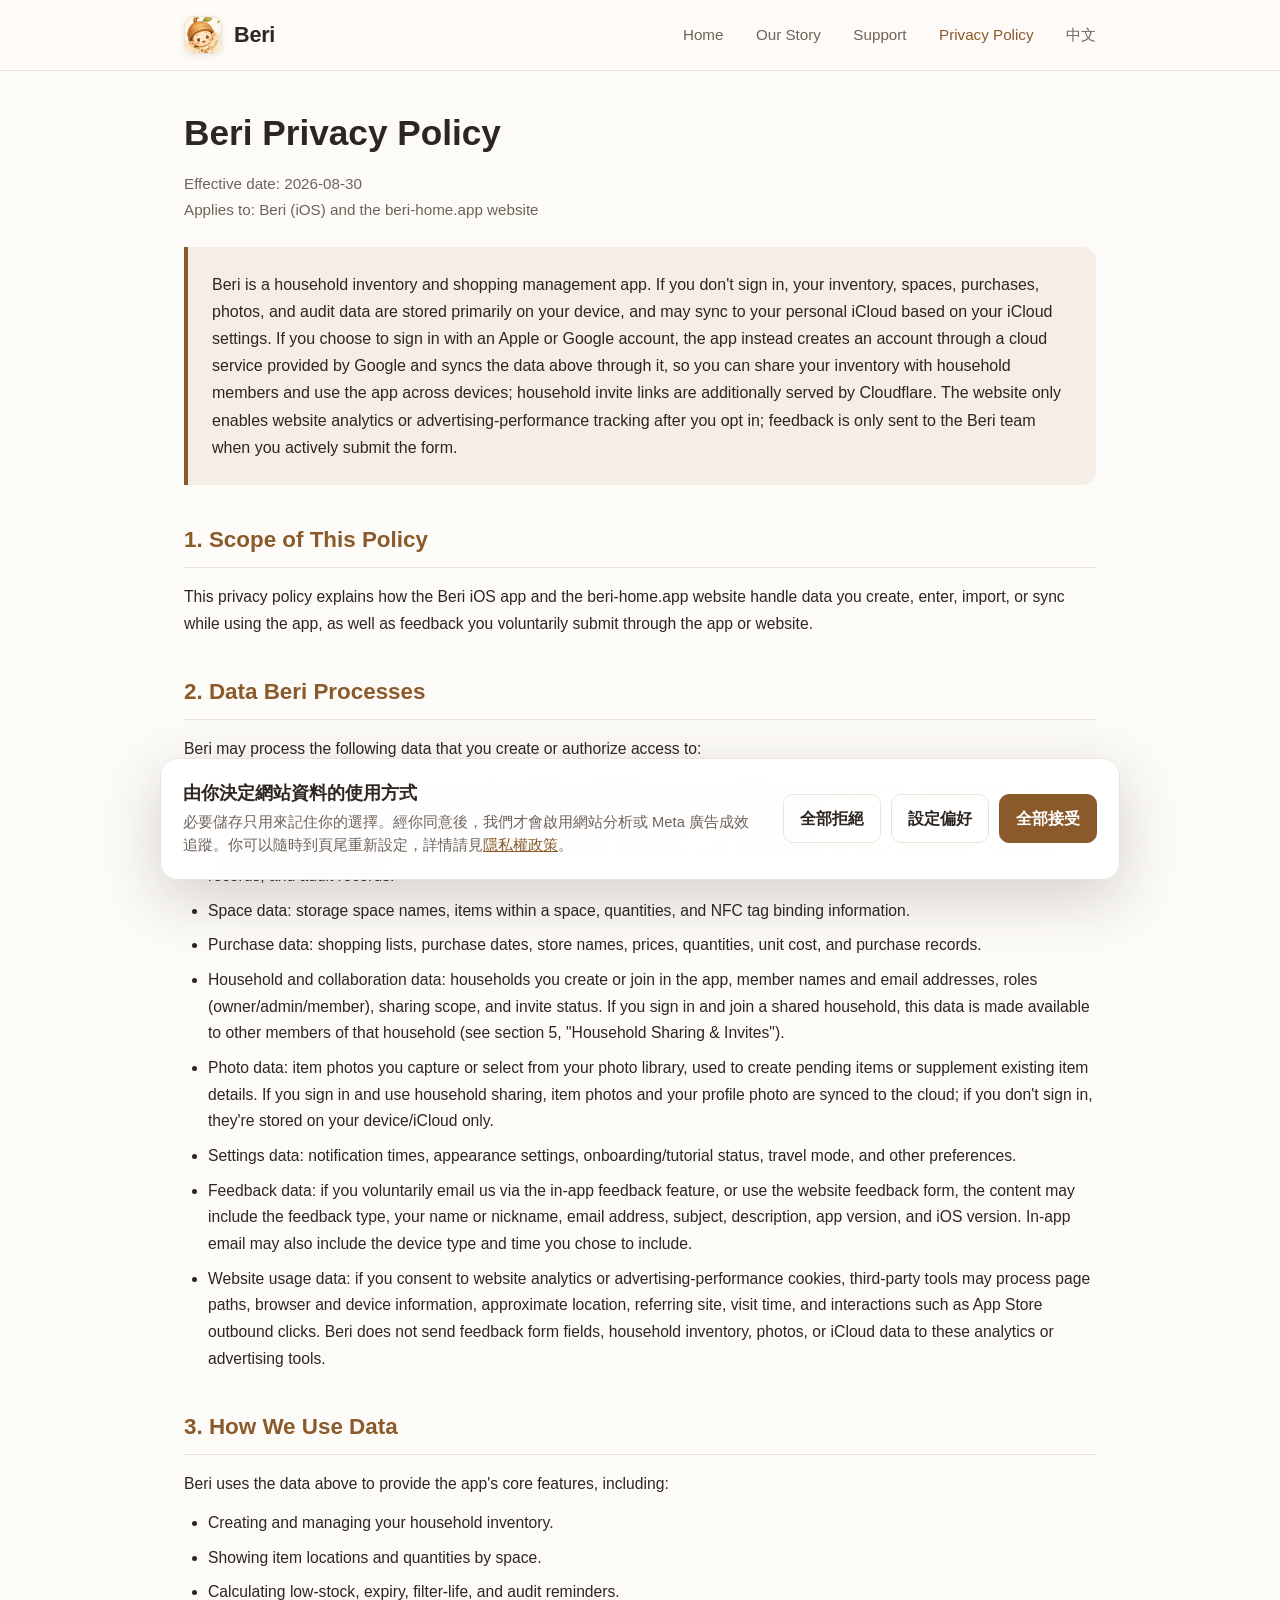
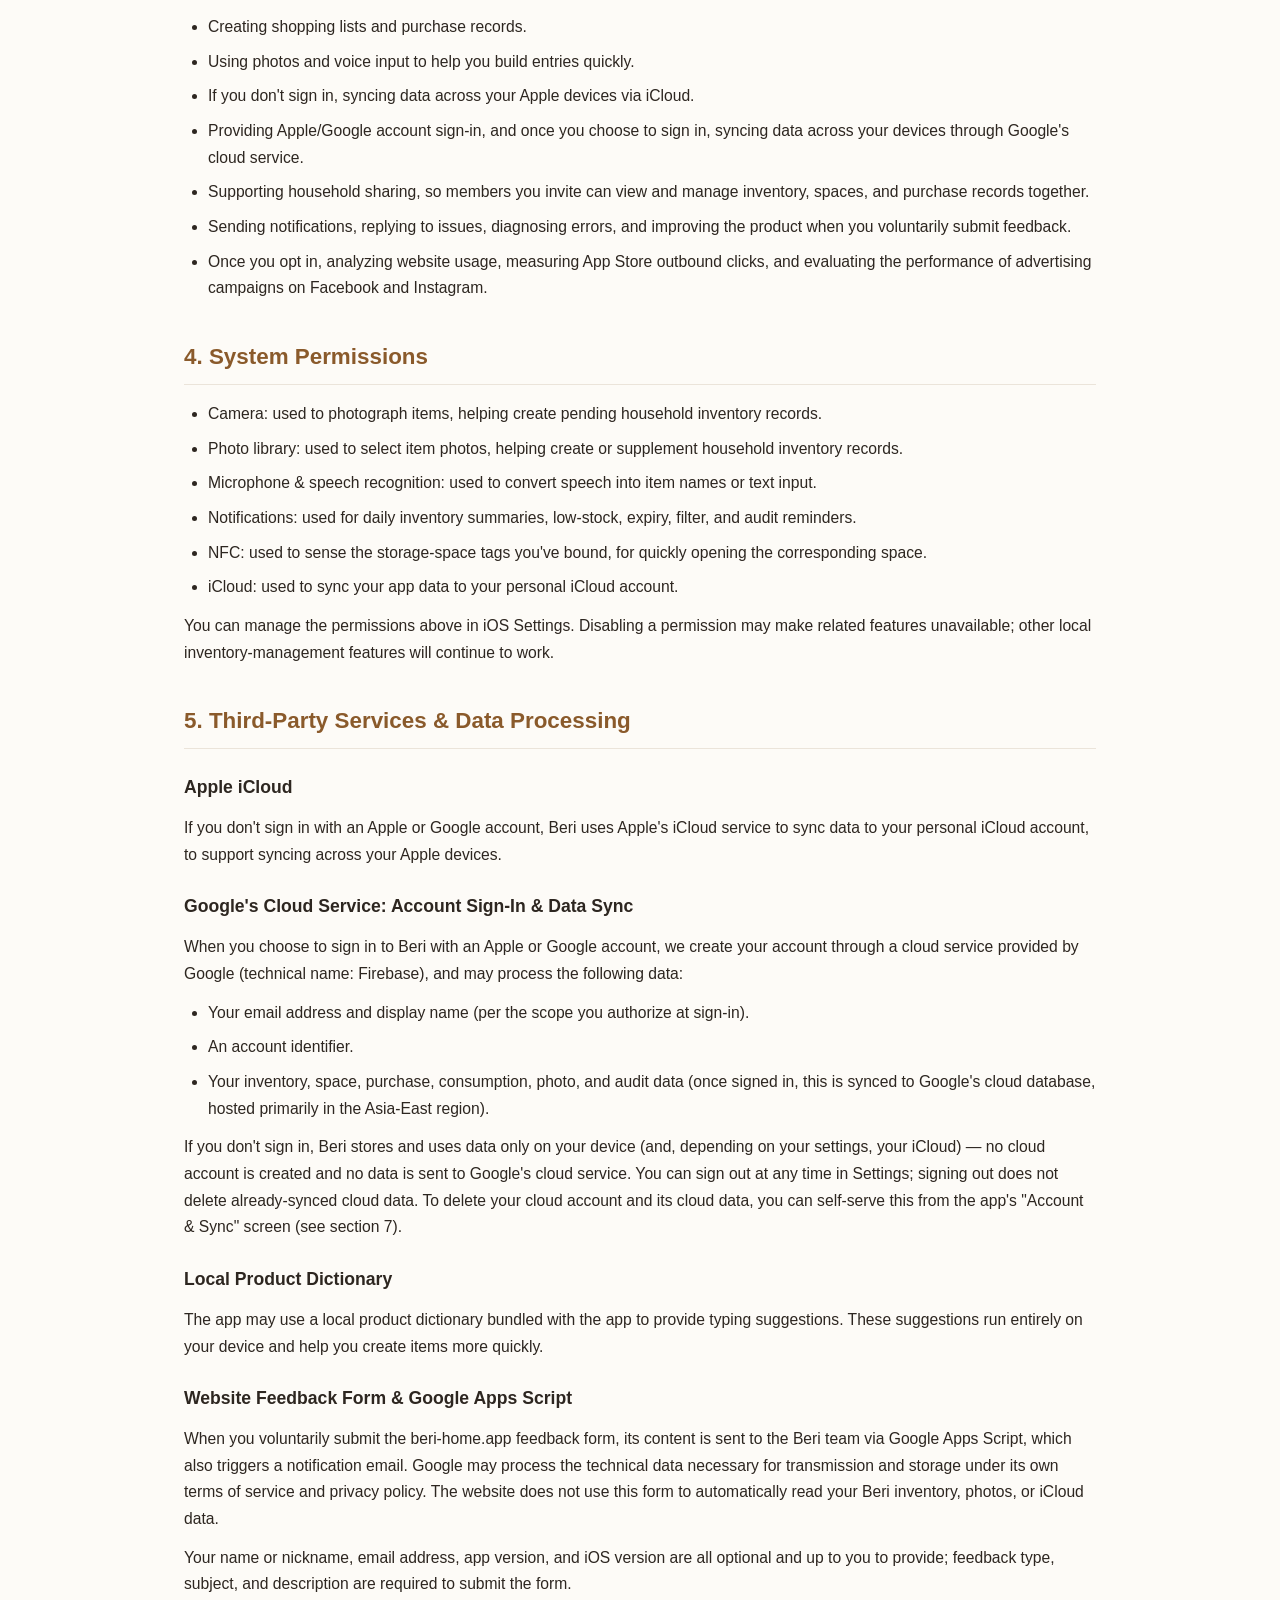
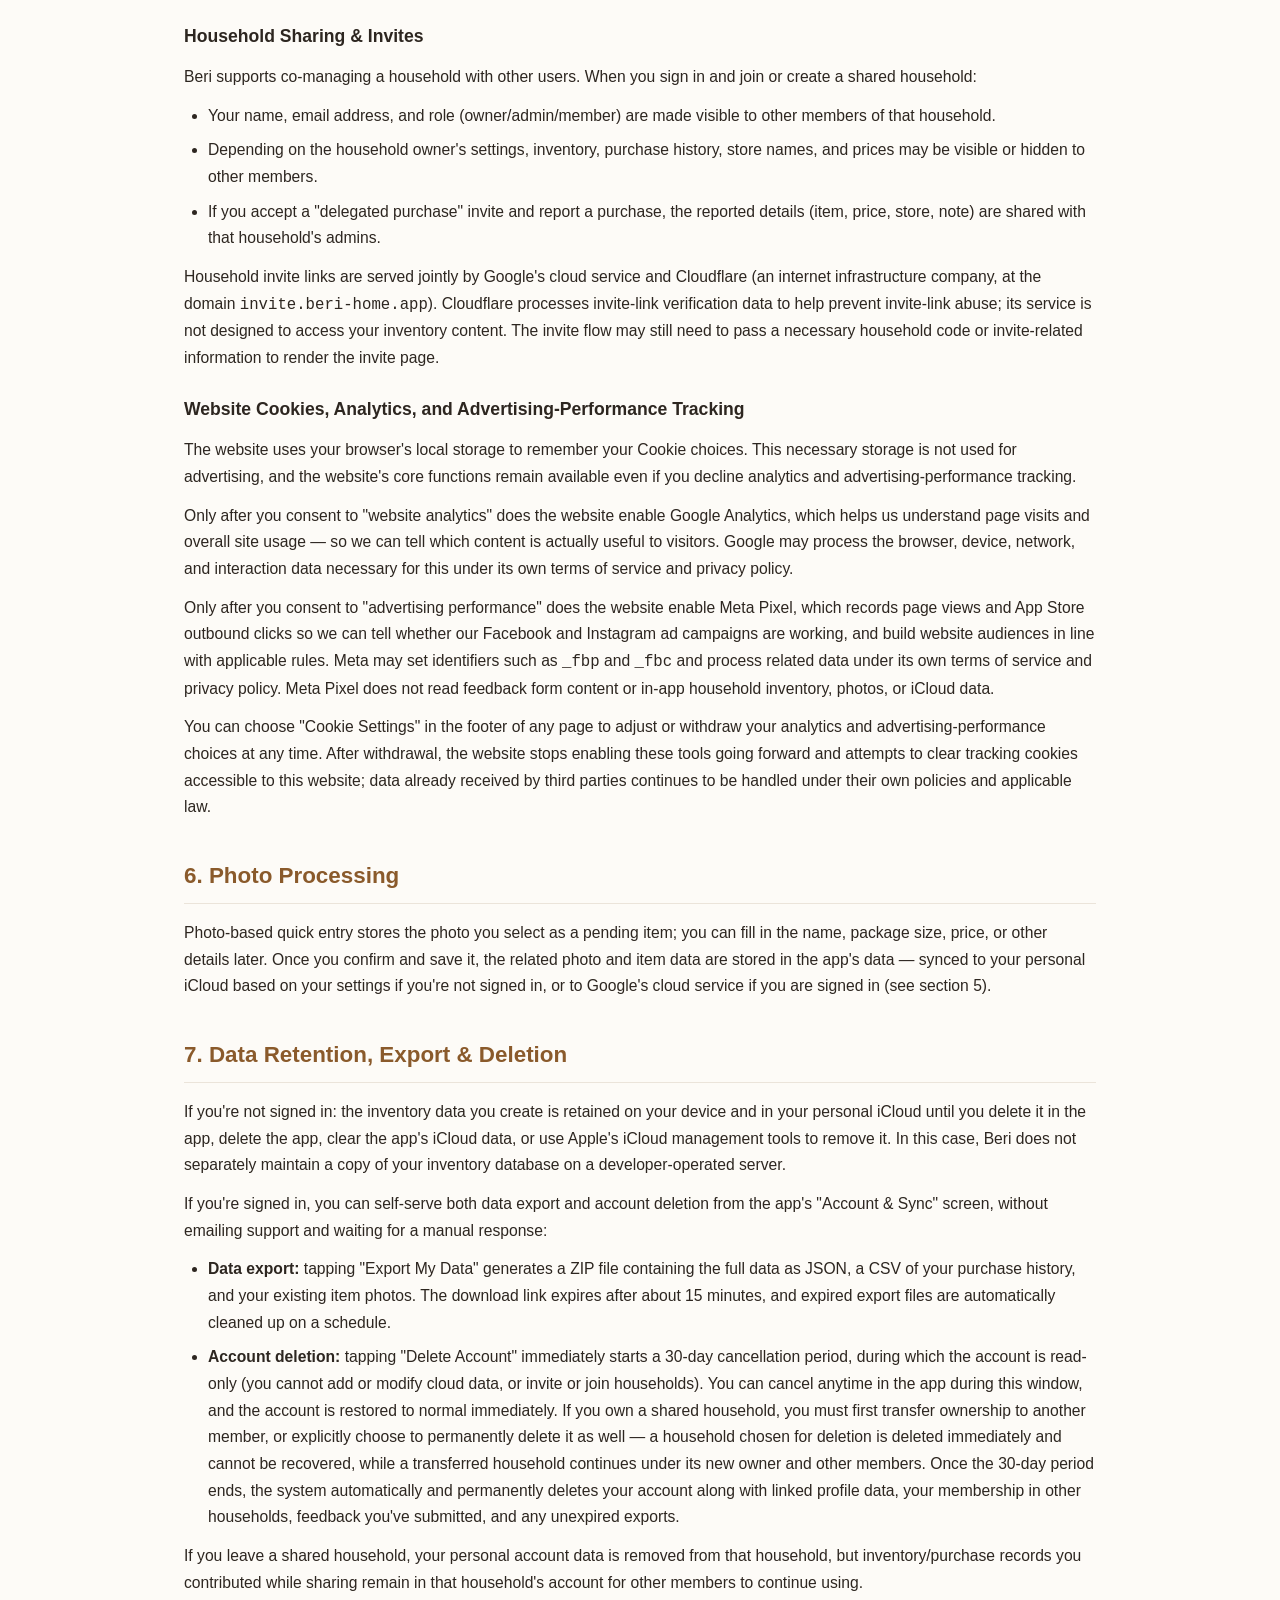
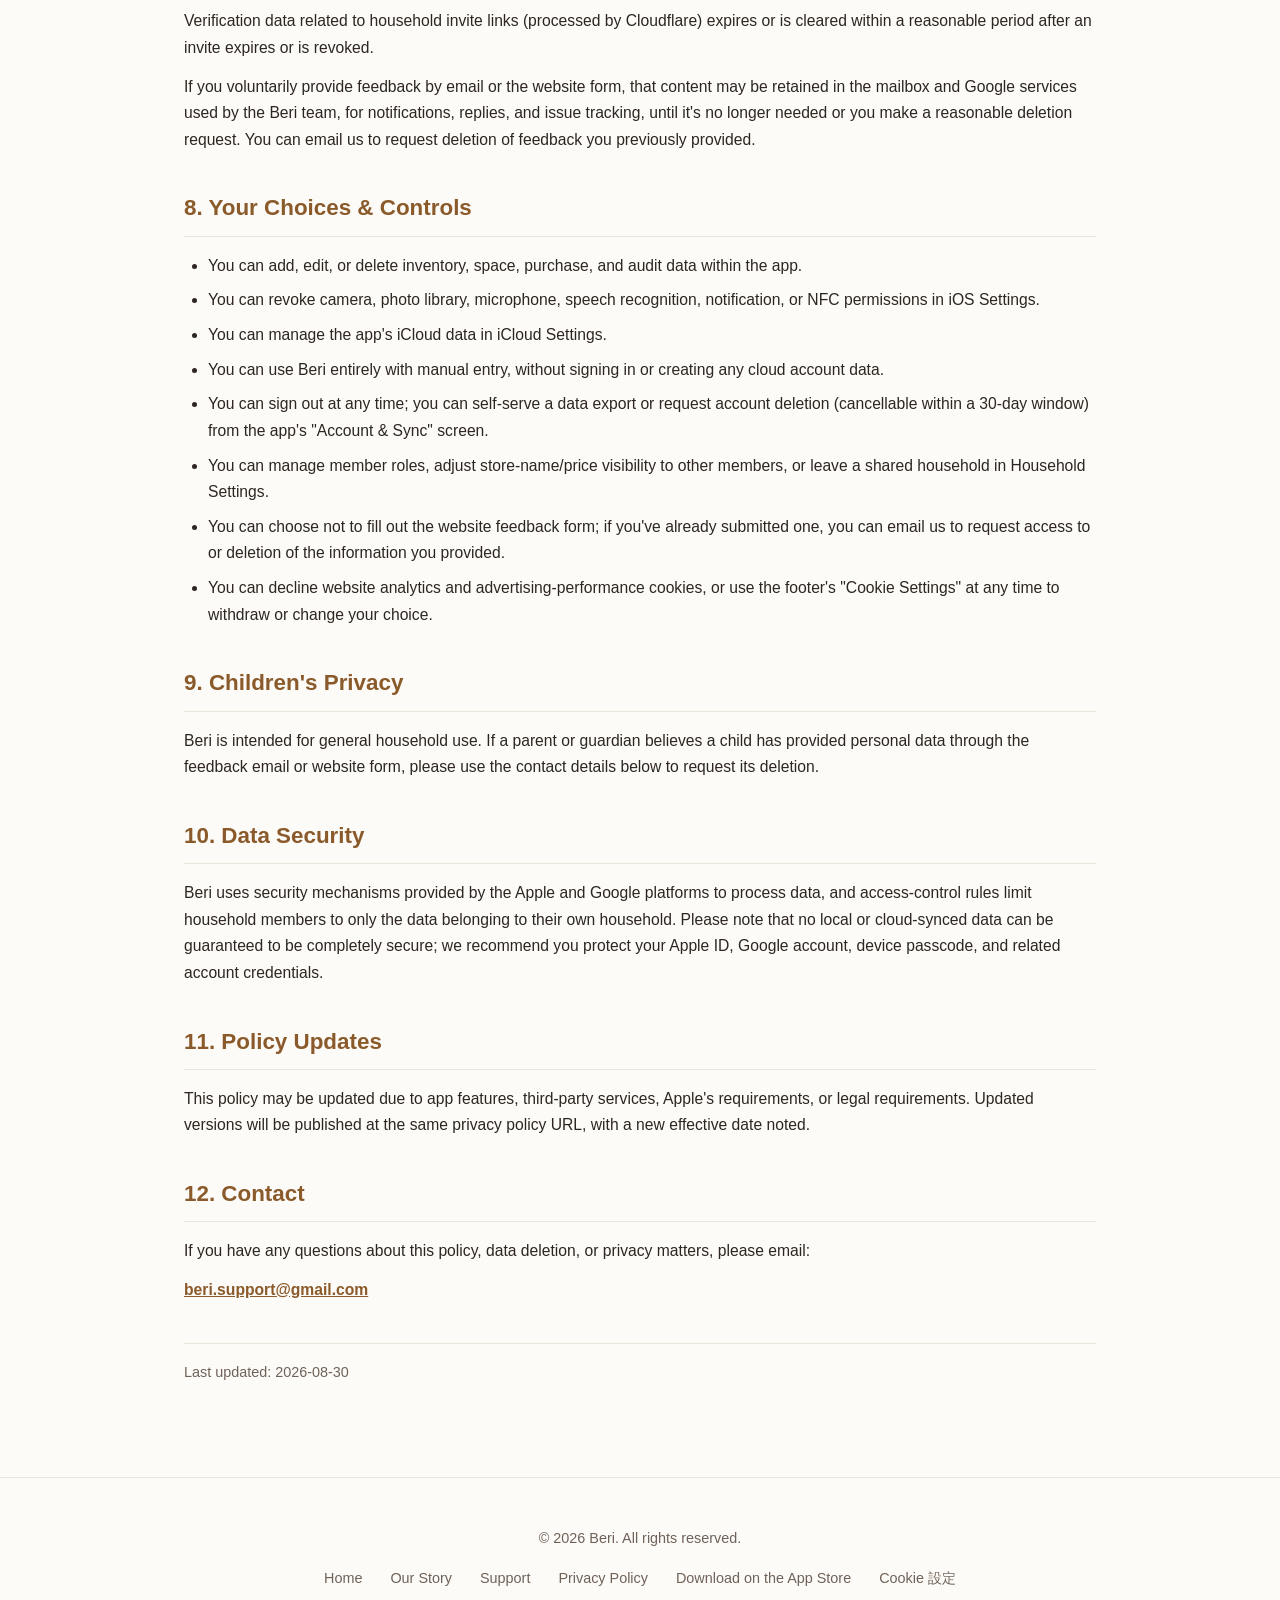
<file: privacy-policy.html>
<!doctype html>
<html lang="zh-Hant">
<head>
  <meta charset="utf-8">
  <meta name="viewport" content="width=device-width, initial-scale=1">
  <title>備理 Beri - 隱私權政策</title>
  <meta name="description" content="備理 Beri iOS App 隱私權政策與資料使用說明。">
  <link rel="canonical" href="https://beri-home.app/privacy-policy.html">
  <link rel="alternate" hreflang="zh-Hant" href="https://beri-home.app/privacy-policy.html">
  <link rel="alternate" hreflang="en" href="https://beri-home.app/en/privacy-policy.html">
  <link rel="alternate" hreflang="x-default" href="https://beri-home.app/privacy-policy.html">
  <meta name="robots" content="index, follow">
  
  <!-- GEO Tags -->
  <meta name="geo.region" content="TW" />
  <meta name="geo.placename" content="Taiwan" />

  <!-- Open Graph / Facebook -->
  <meta property="og:type" content="website">
  <meta property="og:url" content="https://beri-home.app/privacy-policy.html">
  <meta property="og:title" content="備理 Beri - 隱私權政策">
  <meta property="og:description" content="備理 Beri iOS App 隱私權政策與資料使用說明。">
  <meta property="og:image" content="https://beri-home.app/appicon.png">

  <!-- Twitter -->
  <meta name="twitter:card" content="summary">
  <meta name="twitter:url" content="https://beri-home.app/privacy-policy.html">
  <meta name="twitter:title" content="備理 Beri - 隱私權政策">
  <meta name="twitter:description" content="備理 Beri iOS App 隱私權政策與資料使用說明。">
  <meta name="twitter:image" content="https://beri-home.app/appicon.png">

  <link rel="icon" type="image/png" href="appicon.png">
  <link rel="stylesheet" href="style.css">
  <script src="lang-redirect.js"></script>
  <script src="tracking-config.js"></script>
  <script src="tracking-consent.js"></script>
  <style>
    /* 專為隱私權政策長文設計的微調樣式 */
    .privacy-content h2 {
      font-size: 1.4rem;
      color: var(--accent);
      margin-top: 36px;
      margin-bottom: 16px;
      border-bottom: 1px solid var(--border);
      padding-bottom: 8px;
    }
    .privacy-content h3 {
      font-size: 1.1rem;
      margin-top: 24px;
      margin-bottom: 12px;
    }
    .privacy-content p, .privacy-content ul {
      margin-top: 12px;
      margin-bottom: 12px;
      font-size: 0.98rem;
    }
    .privacy-content ul {
      padding-left: 1.5rem;
    }
    .privacy-content li {
      margin-bottom: 8px;
    }
    .summary-box {
      margin-top: 24px;
      padding: 24px;
      border-left: 4px solid var(--accent);
      background-color: var(--accent-light);
      border-radius: 0 var(--radius) var(--radius) 0;
    }
  </style>
</head>
<body>
  <!-- Navigation Header -->
  <header class="nav-header">
    <div class="container nav-container">
      <a href="index.html" class="logo-group">
        <img src="appicon.png" alt="Beri Logo" class="logo-img">
        <span class="logo-text">備理 Beri</span>
      </a>
      <nav class="nav-links">
        <a href="index.html">首頁</a>
        <a href="story.html">品牌故事</a>
        <a href="support.html">支援中心</a>
        <a href="privacy-policy.html" class="active">隱私權政策</a>
        <a href="en/privacy-policy.html" lang="en" hreflang="en" class="lang-switch" data-lang="en">EN</a>
      </nav>
    </div>
  </header>

  <main class="container" style="padding-top: 40px; padding-bottom: 80px;">
    <div class="card privacy-content">
      <h1 style="margin: 0 0 16px; font-size: 2.2rem; line-height: 1.25;">備理 Beri 隱私權政策</h1>
      <p style="color: var(--muted); font-size: 0.95rem; margin-bottom: 24px;">
        生效日期：2026-08-30<br>
        適用服務：備理 Beri（iOS）與 beri-home.app 網站
      </p>
      
      <div class="summary-box">
        備理是一款家庭備品庫存與採購管理 App。若你不登入帳號，你的庫存、空間、採購、照片與清點資料主要儲存在裝置本機，並可依你的 iCloud 設定同步到個人 iCloud。若你選擇以 Apple 或 Google 帳號登入，App 會改為透過 Google 提供的雲端服務建立帳號並同步上述資料，讓你能與家庭成員共享庫存、也能跨裝置使用；家庭邀請連結另由 Cloudflare 提供服務。官網只會在你選擇同意後啟用網站分析或廣告成效追蹤；回饋內容則只會在你主動送出表單時傳送給備理團隊。
      </div>

      <h2 id="scope">1. 本政策適用範圍</h2>
      <p>本隱私權政策說明備理 Beri iOS App 與 beri-home.app 網站如何處理你在使用 App 時建立、輸入、匯入或同步的資料，以及你主動透過 App 或網站提交的回饋資訊。</p>

      <h2 id="data">2. 備理處理的資料</h2>
      <p>備理可能處理以下由你主動建立或授權存取的資料：</p>
      <ul>
        <li>帳號資料：若你選擇以 Apple 或 Google 帳號登入，我們會取得你的電子郵件地址、顯示名稱與一組帳號識別碼。若你不登入，備理不會建立帳號或蒐集這些資料。</li>
        <li>庫存資料：品項名稱、品牌、條碼、分類、數量、單位、效期、低庫存門檻、消耗紀錄與清點紀錄。</li>
        <li>空間資料：收納空間名稱、空間內品項、數量、NFC 標籤綁定資訊。</li>
        <li>採購資料：購物清單、購買日期、店名、價格、數量、單位成本與購買紀錄。</li>
        <li>家庭與協作資料：你在 App 內建立或加入的家庭、成員姓名與電子郵件、角色（擁有者／管理者／成員）、共享範圍與共享邀請狀態。若你登入並加入共享家庭，這些資料會提供給同一家庭的其他成員（詳見第 5 節「家庭共享與邀請」）。</li>
        <li>照片資料：你拍攝或從相簿選取的品項照片。照片可用來建立待確認品項或補充既有品項圖片。若你登入帳號並使用家庭共享，品項照片與你的個人頭貼會同步儲存到雲端；未登入時則僅存於本機／iCloud。</li>
        <li>設定資料：通知時間、外觀設定、教學與引導狀態、旅行模式等偏好設定。</li>
        <li>回饋資料：如果你主動透過 App 內意見回饋寄信，或使用官網回饋表單，內容可能包含回饋類型、姓名或暱稱、電子郵件、主旨、詳細說明、App 版本與 iOS 版本。App 內寄信也可能包含你選擇附上的裝置類型與送出時間。</li>
        <li>官網使用資料：若你同意網站分析或廣告成效 Cookie，第三方工具可能處理頁面路徑、瀏覽器與裝置資訊、概略位置、來源網站、造訪時間，以及 App Store 外連點擊等網站互動。備理不會將回饋表單欄位、家庭庫存、照片或 iCloud 資料傳送至這些分析或廣告工具。</li>
      </ul>

      <h2 id="use">3. 資料用途</h2>
      <p>備理使用上述資料是為了提供 App 的核心功能，包括：</p>
      <ul>
        <li>建立與管理家庭備品庫存。</li>
        <li>依空間顯示物品位置與數量。</li>
        <li>計算低庫存、效期、濾芯壽命與清點提醒。</li>
        <li>建立購物清單與採購紀錄。</li>
        <li>使用照片與語音輸入協助快速建檔。</li>
        <li>若你未登入帳號，透過 iCloud 在你的 Apple 裝置間同步資料。</li>
        <li>提供 Apple／Google 帳號登入，並在你選擇登入後透過 Google 提供的雲端服務於你的裝置間同步資料。</li>
        <li>支援家庭共享功能，讓你邀請的成員共同檢視與管理庫存、空間與採購紀錄。</li>
        <li>在你主動提交回饋時，寄送通知、回覆問題、診斷錯誤及改進產品。</li>
        <li>在你選擇同意後，分析官網使用情形、衡量 App Store 外連點擊，以及評估 Facebook、Instagram 等廣告活動成效。</li>
      </ul>

      <h2 id="permissions">4. 系統權限使用說明</h2>
      <ul>
        <li>相機：用於拍攝品項照片，協助建立待確認的家庭備品紀錄。</li>
        <li>相簿：用於選取品項照片，協助建立或補充家庭備品紀錄。</li>
        <li>麥克風與語音辨識：用於將語音轉換成品項名稱或輸入文字。</li>
        <li>通知：用於每日庫存摘要、低庫存、效期、濾芯與清點提醒。</li>
        <li>NFC：用於感應你綁定的收納空間標籤，快速打開對應空間。</li>
        <li>iCloud：用於將你的 App 資料同步到你的個人 iCloud 帳戶。</li>
      </ul>
      <p>你可以在 iOS「設定」中管理上述權限。停用部分權限後，相關功能可能無法使用；其他本機庫存管理功能仍可繼續使用。</p>

      <h2 id="third-parties">5. 第三方服務與資料處理</h2>
      <h3>Apple iCloud</h3>
      <p>若你不登入 Apple 或 Google 帳號，備理使用 Apple 的 iCloud 服務將資料同步到你的個人 iCloud 帳戶，用於支援你的 Apple 裝置間同步。</p>

      <h3 id="cloud-sync">Google 雲端服務：帳號登入與資料同步</h3>
      <p>當你選擇以 Apple 或 Google 帳號登入備理時，我們會透過 Google 提供的雲端服務（技術名稱 Firebase）建立你的帳號，並可能處理以下資料：</p>
      <ul>
        <li>你的電子郵件地址與顯示名稱（依你登入時授權的範圍）。</li>
        <li>一組帳號識別碼。</li>
        <li>你的庫存、空間、採購、消耗、照片與清點資料（登入後會同步儲存在 Google 的雲端資料庫中，主要伺服器位於亞洲東部地區）。</li>
      </ul>
      <p>若你不登入帳號，備理僅在裝置本機（並可能依你的 iCloud 設定）儲存與使用資料，不會建立雲端帳號或將資料傳送到 Google 的雲端服務。你可以隨時在「設定」中登出帳號；登出不會刪除已同步的雲端資料。如需刪除你的雲端帳號及其雲端資料，可在 App 內「帳號與同步」畫面自助申請（詳見第 7 節）。</p>

      <h3>本機商品詞庫</h3>
      <p>App 可能使用隨 App 一起打包的本機商品詞庫來提供輸入建議。本機建議在裝置上完成，用於協助你更快建立品項。</p>

      <h3 id="website-feedback">官網回饋表單與 Google Apps Script</h3>
      <p>當你主動送出 beri-home.app 的回饋表單時，表單內容會透過 Google Apps Script 傳送給備理團隊，並觸發通知信。Google 可能依其服務條款與隱私政策處理傳輸及儲存所需的技術資料。官網不會透過此表單自動讀取你的備理庫存、照片或 iCloud 資料。</p>
      <p>姓名或暱稱、電子郵件、App 版本與 iOS 版本皆由你自行決定是否提供；回饋類型、主旨與詳細說明則是送出表單所需資料。</p>

      <h3 id="household-sharing">家庭共享與邀請</h3>
      <p>備理支援與其他使用者共同管理一個家庭帳號。當你以帳號登入並加入或建立共享家庭時：</p>
      <ul>
        <li>你的姓名、電子郵件與角色（擁有者／管理者／成員）會提供給同一家庭的其他成員檢視。</li>
        <li>依家庭擁有者的設定，庫存、採購紀錄、店名與價格可能對其他成員可見或隱藏。</li>
        <li>若你接受「委託採購」邀請並回報購買結果，回報內容（品項、價格、店名、備註）將提供給該家庭的管理者查看。</li>
      </ul>
      <p>家庭邀請連結由 Google 的雲端服務與 Cloudflare（一家網路服務公司，網域為 <code>invite.beri-home.app</code>）共同提供服務。Cloudflare 會處理邀請連結的驗證資訊，用來防止邀請連結遭濫用，其服務設計目的不包括存取你的庫存內容；邀請流程仍可能需要傳遞必要的家庭代碼或邀請相關資訊以顯示邀請頁面。</p>

      <h3 id="website-tracking">官網 Cookie、網站分析與廣告成效追蹤</h3>
      <p>官網使用瀏覽器本機儲存空間保存你的 Cookie 選擇。這項必要儲存不會用於廣告，且即使你拒絕網站分析與廣告成效追蹤，網站主要功能仍可使用。</p>
      <p>只有在你同意「網站分析」後，官網才會啟用 Google Analytics，用於了解頁面造訪次數與網站使用情形，協助我們知道哪些內容對使用者有幫助。Google 可能依其服務條款與隱私政策處理必要的瀏覽器、裝置、網路與互動資料。</p>
      <p>只有在你同意「廣告成效」後，官網才會啟用 Meta Pixel，用於記錄頁面瀏覽與 App Store 外連點擊，協助我們了解 Facebook、Instagram 廣告活動是否有效，並用來建立符合適用規範的網站受眾。Meta 可能設定 <code>_fbp</code>、<code>_fbc</code> 等識別資訊並依其服務條款與隱私政策處理相關資料。Meta Pixel 不會讀取回饋表單內容或 App 內的家庭庫存、照片及 iCloud 資料。</p>
      <p>你可以在每個頁面的頁尾選擇「Cookie 設定」，隨時調整或撤回網站分析與廣告成效選擇。撤回後，官網會停止後續啟用相關工具並嘗試清除可由本網站存取的追蹤 Cookie；第三方已接收資料的處理仍依其政策與適用法律辦理。</p>

      <h2 id="local-processing">6. 照片處理</h2>
      <p>拍照快速建檔會把你選擇的照片存成待確認品項；你可以稍後自行補上品名、容量、價格或其他細節。你確認保存後，相關照片與品項資料會儲存在 App 資料中；若你未登入帳號，可能依你的 iCloud 設定同步到個人 iCloud，若你已登入帳號則會同步到 Google 的雲端服務（見第 5 節）。</p>

      <h2 id="retention">7. 資料保存、匯出與刪除</h2>
      <p>若你未登入帳號：你建立的庫存相關資料會保留在裝置本機與你的個人 iCloud 中，直到你在 App 內刪除、刪除 App、清除 iCloud 中的 App 資料，或使用 Apple 提供的 iCloud 管理工具移除資料。此情況下備理不會在開發者伺服器另外保存一份庫存資料庫。</p>
      <p>若你已登入帳號，你可以在 App 內「帳號與同步」畫面自助操作，不需要來信等待人工處理：</p>
      <ul>
        <li><strong>資料匯出：</strong>按下「匯出我的資料」會產生包含完整 JSON、採購紀錄 CSV 與既有品項照片的 ZIP 壓縮檔；下載連結約 15 分鐘後失效，逾期的匯出檔會由系統自動排程清除。</li>
        <li><strong>帳號刪除：</strong>按下「刪除帳號」會立即進入 30 天緩衝期，期間帳號狀態為唯讀（無法新增或修改雲端資料、無法邀請或加入住所），你可以隨時在 App 內自助取消，帳號會立刻恢復正常。若你擁有共享住所，需先移轉擁有權給其他成員，或明確選擇一併永久刪除——選擇一併刪除的住所會立即刪除且無法復原，移轉後的住所則由新擁有者與其他成員繼續保留。30 天緩衝期屆滿後，系統會自動永久刪除你的 Firebase 帳號，以及與帳號連結的個人資料、其他住所中的成員身分、你送出的回饋與尚未過期的匯出檔。</li>
      </ul>
      <p>若你退出共享家庭，你的個人帳號資料將自該家庭移除，但你在共享期間產生的庫存／採購紀錄仍會留在該家庭帳號中供其他成員使用。</p>
      <p>家庭邀請連結相關的驗證資訊（由 Cloudflare 處理）會於邀請到期或撤銷後的合理期間內失效或清除。</p>
      <p>若你透過電子郵件或官網表單主動提供回饋，相關內容可能保存在備理團隊使用的收件信箱與 Google 服務中，用於通知、回覆及追蹤問題，直到不再需要處理該回饋或你提出合理的刪除要求。你可以來信要求刪除先前提供的回饋內容。</p>

      <h2 id="choice">8. 你的選擇與控制</h2>
      <ul>
        <li>你可以在 App 內新增、修改或刪除庫存、空間、採購與清點資料。</li>
        <li>你可以在 iOS 設定中撤回相機、相簿、麥克風、語音辨識、通知或 NFC 相關權限。</li>
        <li>你可以在 iCloud 設定中管理 App 的 iCloud 資料。</li>
        <li>你可以選擇以手動輸入方式使用備理，不登入帳號、不建立雲端帳號資料。</li>
        <li>你可以隨時登出帳號；你可以在 App 內「帳號與同步」畫面自助匯出資料，或自助申請刪除帳號並在 30 天緩衝期內隨時自行取消。</li>
        <li>你可以在家庭設定中管理成員角色、調整店名／價格對其他成員的可見度，或退出共享家庭。</li>
        <li>你可以不填寫官網回饋表單；若已提交，可以來信要求查詢或刪除你提供的回饋資訊。</li>
        <li>你可以拒絕網站分析與廣告成效 Cookie，或隨時使用頁尾的「Cookie 設定」撤回或修改選擇。</li>
      </ul>

      <h2 id="children">9. 兒童隱私</h2>
      <p>備理面向一般家庭使用者。若家長或監護人認為兒童透過回饋信件或官網表單提供了個人資料，可使用本政策下方聯絡方式要求刪除。</p>

      <h2 id="security">10. 資料安全</h2>
      <p>備理採用 Apple 與 Google 提供的平台安全機制處理資料，並透過存取權限規則限制家庭成員僅能存取其所屬家庭之資料。請注意，任何本機或雲端同步資料都無法保證絕對安全；建議你保護自己的 Apple ID、Google 帳號、裝置密碼與相關帳戶安全。</p>

      <h2 id="updates">11. 政策更新</h2>
      <p>本政策可能因 App 功能、第三方服務、Apple 規範或法律要求而更新。更新後的版本會發布在同一個隱私權政策 URL，並標示新的生效日期。</p>

      <h2 id="contact">12. 聯絡方式</h2>
      <p>若你對本政策、資料刪除或隱私相關事項有疑問，請來信：</p>
      <p><a href="mailto:beri.support@gmail.com" style="color: var(--accent); font-weight: 600;">beri.support@gmail.com</a></p>

      <p style="margin-top: 40px; font-size: 0.95rem;">
        English version: <a href="en/privacy-policy.html" style="color: var(--accent); font-weight: 600;">beri-home.app/en/privacy-policy.html</a>
      </p>

      <p style="margin-top: 16px; font-size: 0.9rem; color: var(--muted); border-top: 1px solid var(--border); padding-top: 16px;">
        最後更新時間：2026-08-30
      </p>
    </div>
  </main>

  <!-- Footer -->
  <footer>
    <div class="container">
      <p>&copy; 2026 備理 Beri. All rights reserved.</p>
      <a href="index.html">首頁</a>
      <a href="story.html">品牌故事</a>
      <a href="support.html">支援中心</a>
      <a href="privacy-policy.html">隱私權政策</a>
      <a href="https://apps.apple.com/tw/app/%E5%82%99%E7%90%86/id6783732799" target="_blank" rel="noopener noreferrer">App Store 下載</a>
    </div>
  </footer>

</body>
</html>
</file>
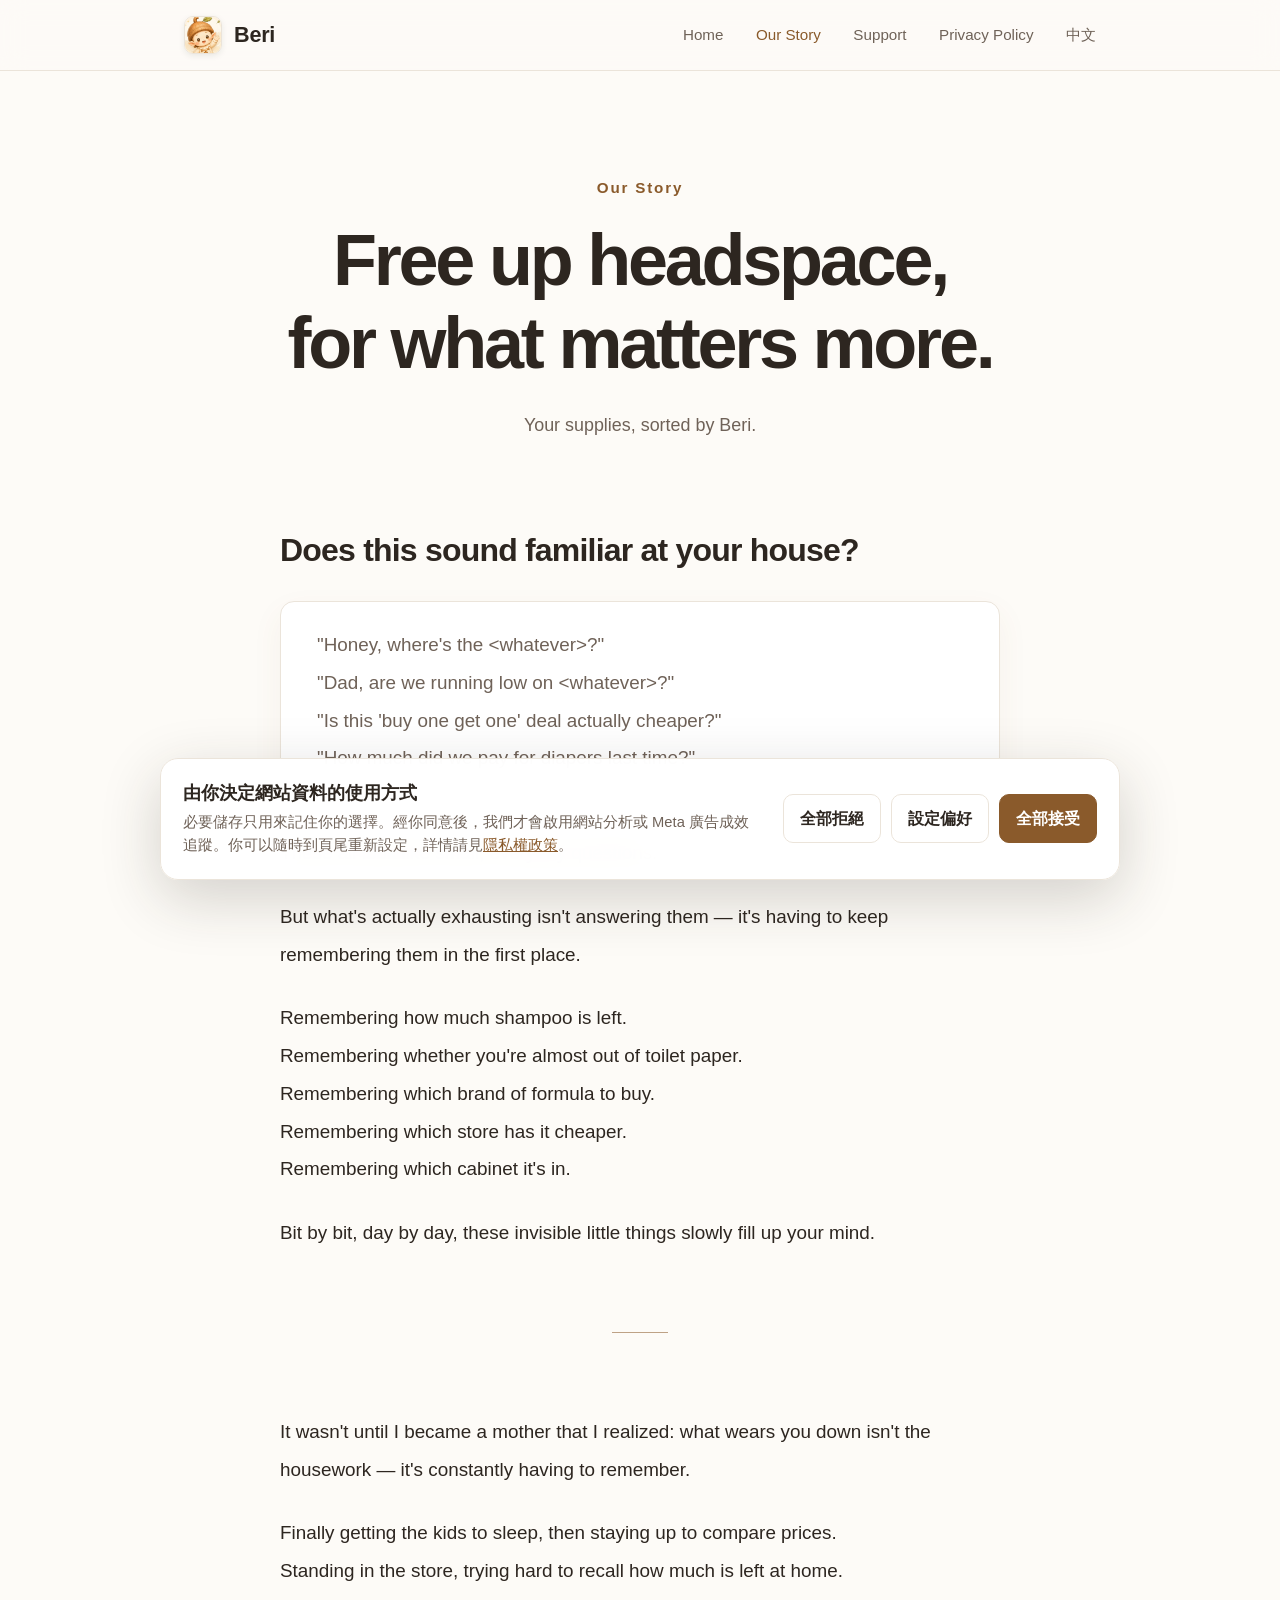
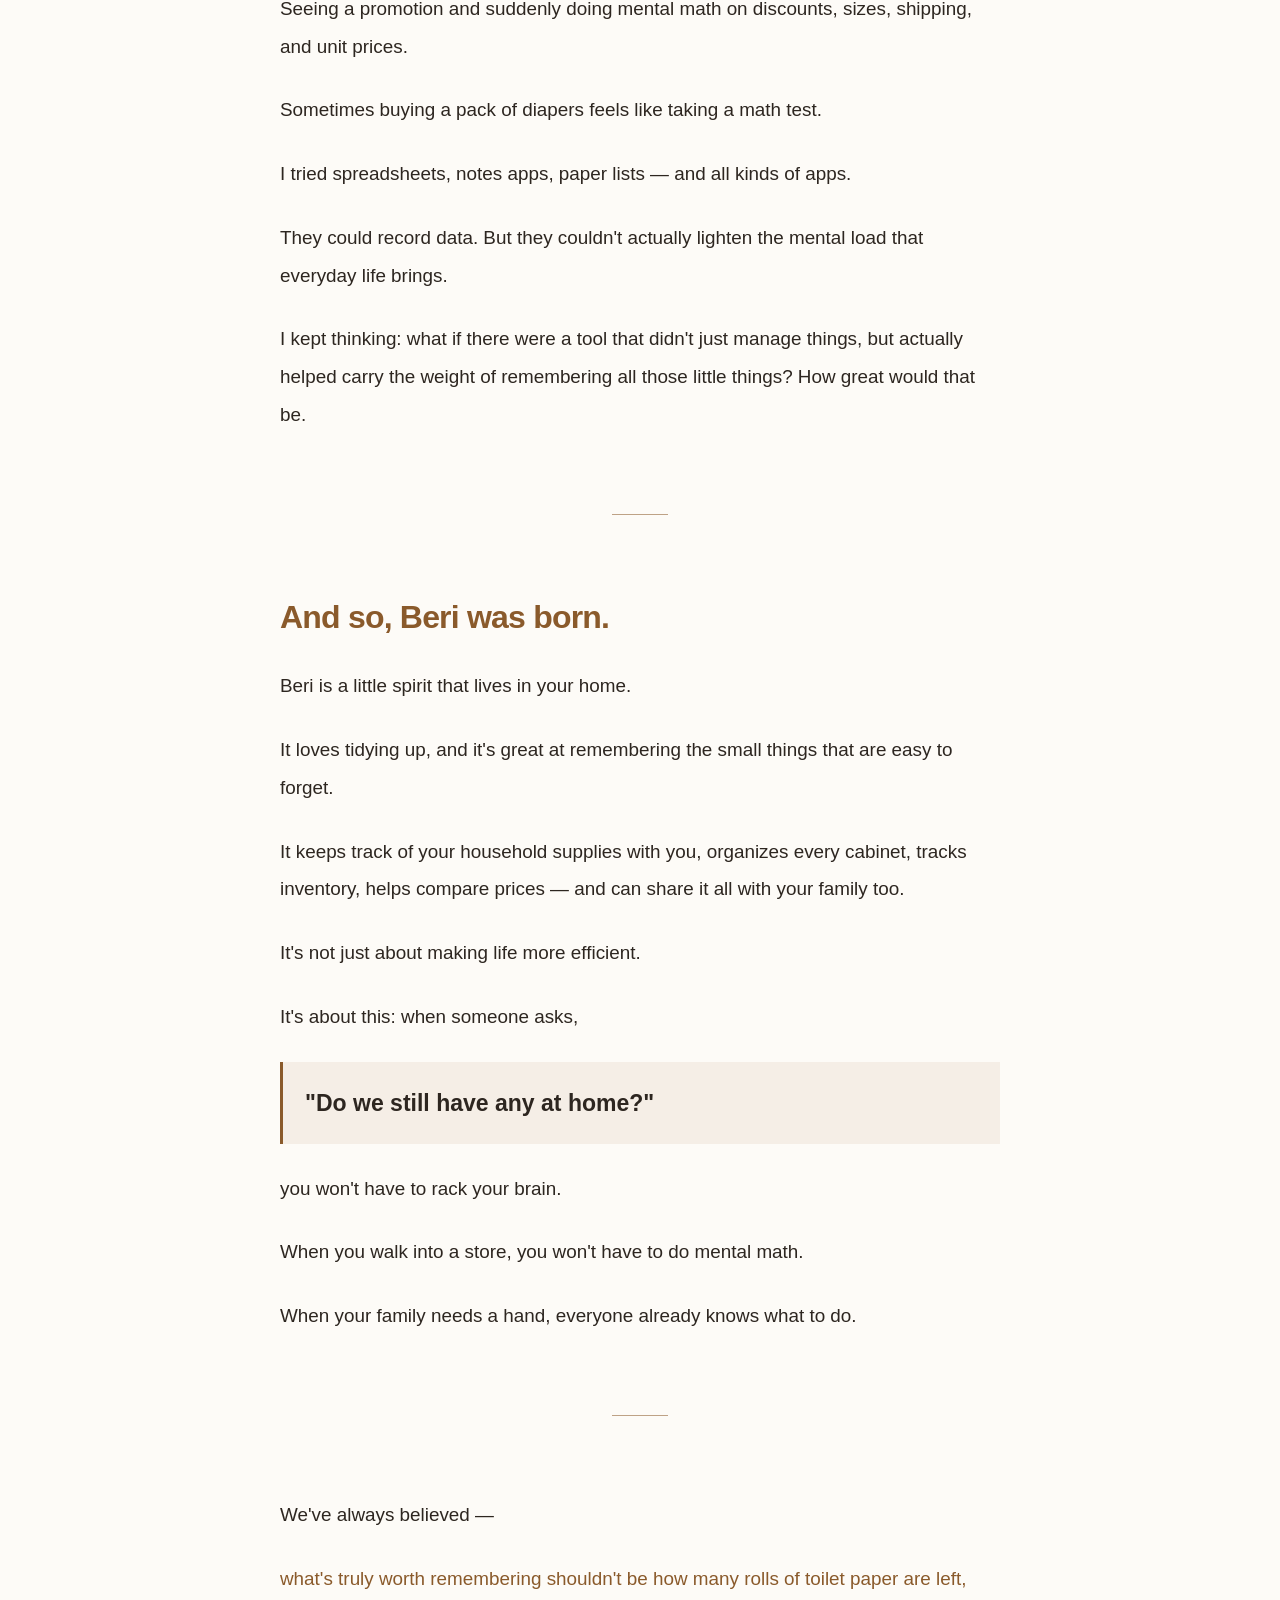
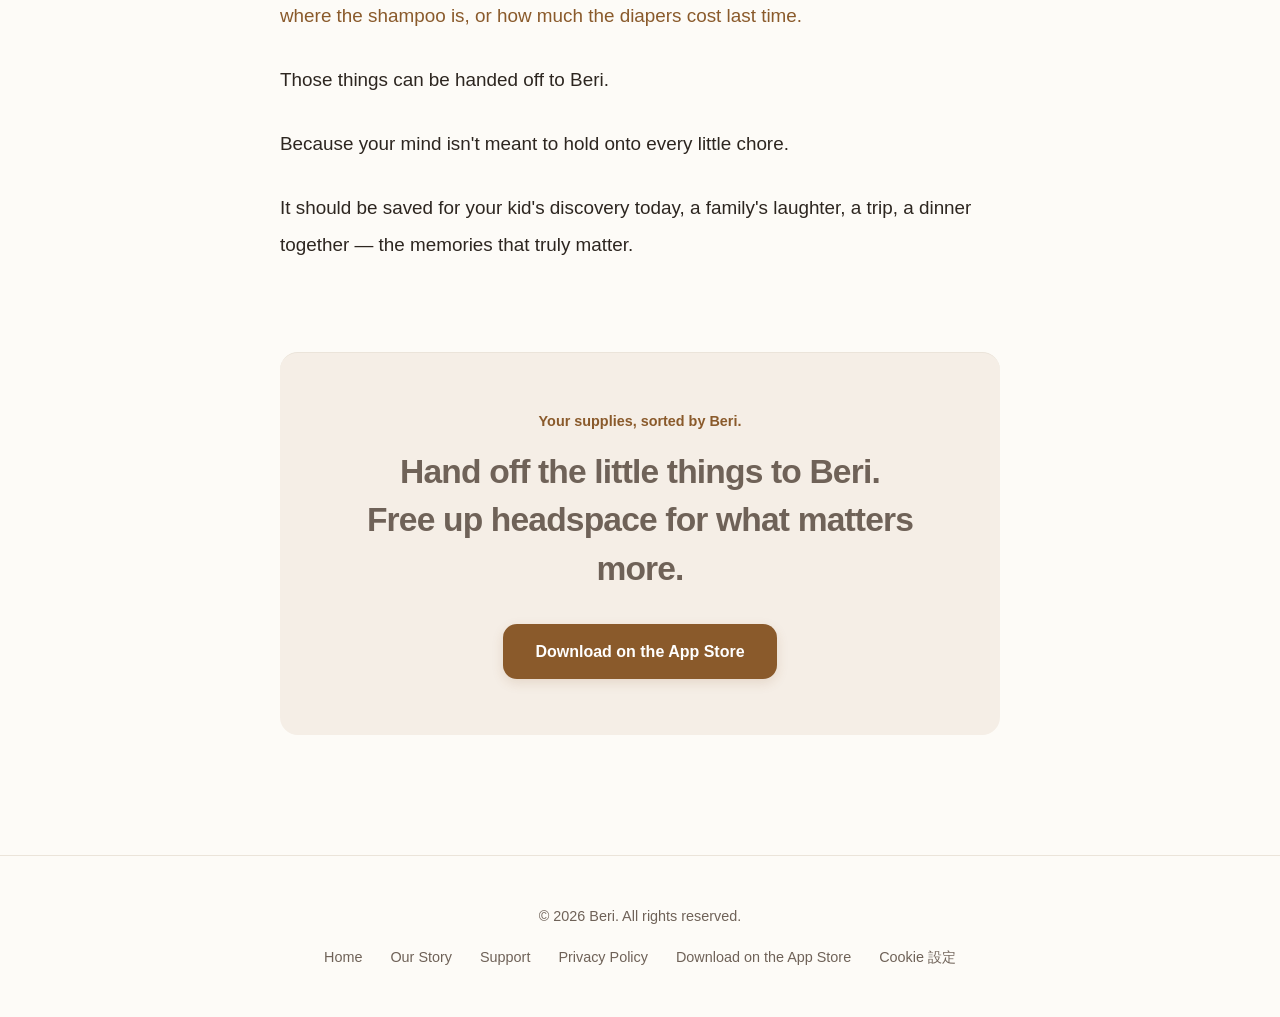
<file: story.html>
<!doctype html>
<html lang="zh-Hant">
<head>
  <meta charset="utf-8">
  <meta name="viewport" content="width=device-width, initial-scale=1">
  <title>品牌故事｜備理 Beri - 把腦容量，留給更重要的人</title>
  <meta name="description" content="備理 Beri 的品牌故事：把瑣碎交給 Beri，把腦容量留給更重要的人。">
  <link rel="canonical" href="https://beri-home.app/story.html">
  <link rel="alternate" hreflang="zh-Hant" href="https://beri-home.app/story.html">
  <link rel="alternate" hreflang="en" href="https://beri-home.app/en/story.html">
  <link rel="alternate" hreflang="x-default" href="https://beri-home.app/story.html">
  <meta name="robots" content="index, follow">
  <meta property="og:type" content="article">
  <meta property="og:url" content="https://beri-home.app/story.html">
  <meta property="og:title" content="把腦容量，留給更重要的人｜備理 Beri">
  <meta property="og:description" content="那些需要一直記住的小事，可以交給 Beri。">
  <meta property="og:image" content="https://beri-home.app/appicon.png">
  <meta name="twitter:card" content="summary">
  <meta name="twitter:title" content="把腦容量，留給更重要的人｜備理 Beri">
  <meta name="twitter:description" content="那些需要一直記住的小事，可以交給 Beri。">
  <meta name="twitter:image" content="https://beri-home.app/appicon.png">
  <link rel="icon" type="image/png" href="appicon.png">
  <link rel="stylesheet" href="style.css">
  <script src="lang-redirect.js"></script>
  <script src="tracking-config.js"></script>
  <script src="tracking-consent.js"></script>
</head>
<body>
  <header class="nav-header">
    <div class="container nav-container">
      <a href="index.html" class="logo-group">
        <img src="appicon.png" alt="Beri Logo" class="logo-img">
        <span class="logo-text">備理 Beri</span>
      </a>
      <nav class="nav-links" aria-label="主要導覽">
        <a href="index.html">首頁</a>
        <a href="story.html" class="active" aria-current="page">品牌故事</a>
        <a href="support.html">支援中心</a>
        <a href="privacy-policy.html">隱私權政策</a>
        <a href="en/story.html" lang="en" hreflang="en" class="lang-switch" data-lang="en">EN</a>
      </nav>
    </div>
  </header>

  <main class="story-page">
    <article class="story-content">
      <header class="story-hero">
        <p class="story-kicker">品牌故事</p>
        <h1>把腦容量，<br>留給更重要的人</h1>
        <p class="story-lead">備品，Beri 幫你理。</p>
      </header>

      <section class="story-section">
        <h2>你們家是不是也常常出現這些對話？</h2>
        <div class="story-quotes" aria-label="日常對話">
          <p>「老婆，XX 放在哪裡？」</p>
          <p>「爸爸，家裡的 XX 是不是快沒了？」</p>
          <p>「這個買一送一真的比較便宜嗎？」</p>
          <p>「上次尿布到底買多少錢？」</p>
        </div>
        <p>這些問題，看起來都只是生活中的小事。</p>
        <p>但真正累人的，不是回答問題，而是必須一直記住。</p>
        <p>記住洗髮精還剩多少。<br>記住衛生紙是不是快沒了。<br>記住奶粉買哪一牌。<br>記住哪一家比較便宜。<br>記住東西放在哪一個櫃子。</p>
        <p>每天一點點、一件件，這些看不見的事情，慢慢佔滿了大腦。</p>
      </section>

      <hr class="story-divider">

      <section class="story-section">
        <p>成為媽媽之後，我才發現，真正疲憊的不是做家事，而是一直「記得」。</p>
        <p>哄完孩子睡著，還要熬夜比價。<br>站在賣場裡，努力回想家裡到底還剩多少。<br>看到促銷活動，腦中開始換算折扣、容量、運費和單位價格。</p>
        <p>有時候只是想買一包尿布，卻像在考數學。</p>
        <p>我試過 Excel、備忘錄、紙本清單，也試過各種 App。</p>
        <p>它們可以記錄資料，卻無法真正減輕生活帶來的心累。</p>
        <p>我一直想，如果有一個工具，不只是管理物品，而是幫忙承擔那些需要一直記住的小事，那該有多好。</p>
      </section>

      <hr class="story-divider">

      <section class="story-section story-beri">
        <h2>於是，《備理 Beri》誕生了。</h2>
        <p>Beri 是一位住在家裡的小精靈。</p>
        <p>它喜歡整理，也擅長記住那些容易被遺忘的小事。</p>
        <p>它會陪著你記錄家裡的備品、整理每個櫃子、追蹤庫存、協助比價，也能和家人一起共享資訊。</p>
        <p>不是為了讓生活變得更有效率而已。</p>
        <p>而是希望，當有人問：</p>
        <div class="story-question">「家裡還有嗎？」</div>
        <p>不用再努力回想。</p>
        <p>當走進賣場時，不用一直心算。</p>
        <p>當家人需要幫忙時，每個人都知道該做什麼。</p>
      </section>

      <hr class="story-divider">

      <section class="story-section story-closing">
        <p>我們始終相信，</p>
        <p>真正值得記住的，不應該是衛生紙剩幾包、洗髮精放哪裡，或尿布上次買多少錢。</p>
        <p>那些事情，可以交給 Beri。</p>
        <p>因為，大腦不是拿來記住所有瑣事的。</p>
        <p>它應該留給孩子今天的新發現、家人的笑容、一次旅行、一頓晚餐，以及生活裡那些真正重要的回憶。</p>
      </section>

      <footer class="story-signoff">
        <p>備品，Beri 幫你理。</p>
        <h2>把瑣碎交給 Beri。<br>把腦容量，留給更重要的人。</h2>
        <a href="https://apps.apple.com/tw/app/%E5%82%99%E7%90%86/id6783732799" class="btn" target="_blank" rel="noopener noreferrer">在 App Store 下載</a>
      </footer>
    </article>
  </main>

  <footer>
    <div class="container">
      <p>&copy; 2026 備理 Beri. All rights reserved.</p>
      <a href="index.html">首頁</a>
      <a href="story.html">品牌故事</a>
      <a href="support.html">支援中心</a>
      <a href="privacy-policy.html">隱私權政策</a>
      <a href="https://apps.apple.com/tw/app/%E5%82%99%E7%90%86/id6783732799" target="_blank" rel="noopener noreferrer">App Store 下載</a>
    </div>
  </footer>
</body>
</html>
</file>
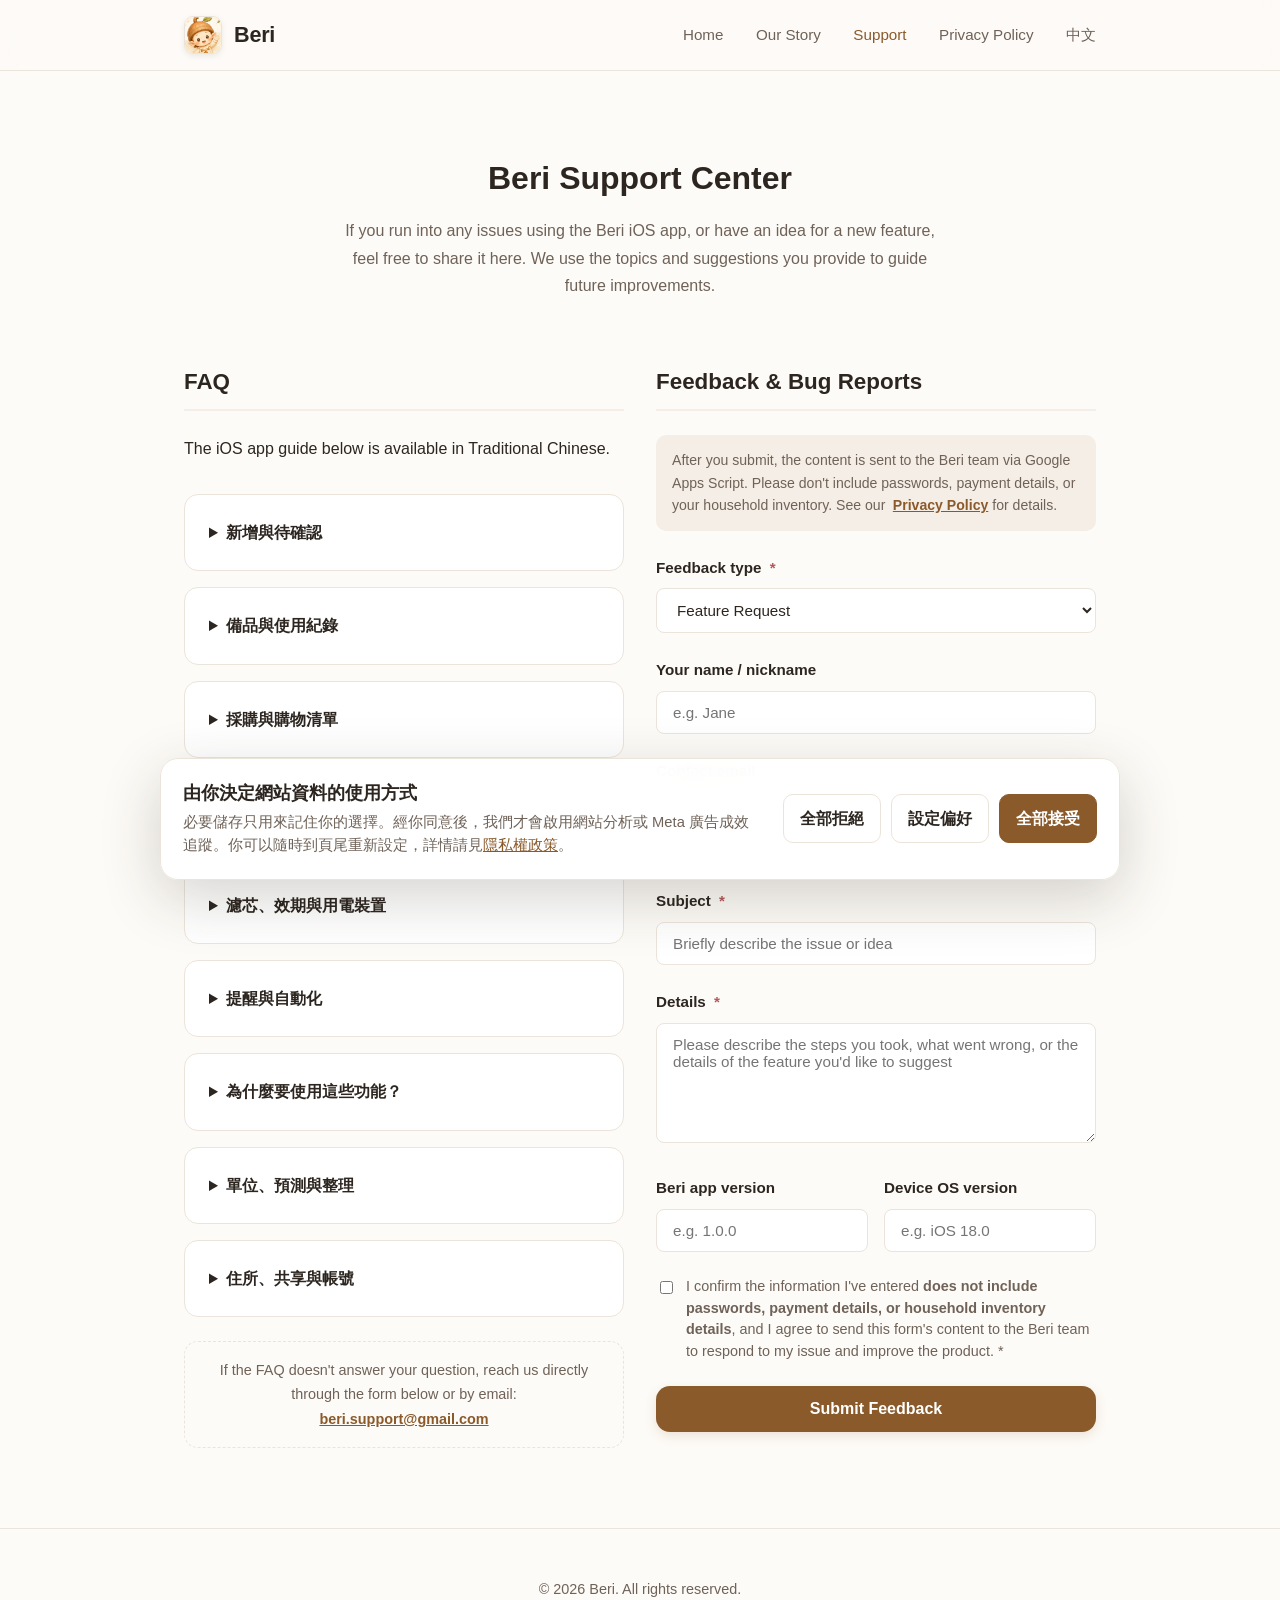
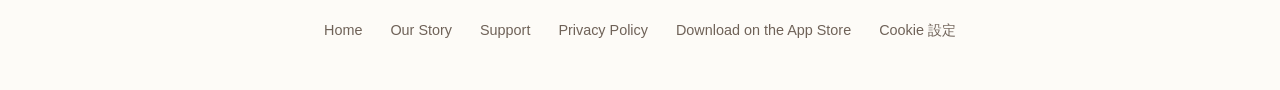
<file: support.html>
<!doctype html>
<html lang="zh-Hant">
<head>
  <meta charset="utf-8">
  <meta name="viewport" content="width=device-width, initial-scale=1">
  <title>備理 Beri - 支援中心與意見回饋</title>
  <meta name="description" content="備理 Beri 支援中心。提供常見問題解答（FAQ）與使用者回饋提交表單。歡迎與我們聯絡以回報問題或提供建議。">
  <link rel="canonical" href="https://beri-home.app/support.html">
  <link rel="alternate" hreflang="zh-Hant" href="https://beri-home.app/support.html">
  <link rel="alternate" hreflang="en" href="https://beri-home.app/en/support.html">
  <link rel="alternate" hreflang="x-default" href="https://beri-home.app/support.html">
  <meta name="robots" content="index, follow">
  
  <!-- GEO Tags -->
  <meta name="geo.region" content="TW" />
  <meta name="geo.placename" content="Taiwan" />

  <!-- Open Graph / Facebook -->
  <meta property="og:type" content="website">
  <meta property="og:url" content="https://beri-home.app/support.html">
  <meta property="og:title" content="備理 Beri - 支援中心與意見回饋">
  <meta property="og:description" content="備理 Beri 支援中心。提供常見問題解答（FAQ）與使用者回饋提交表單。歡迎與我們聯絡以回報問題或提供建議。">
  <meta property="og:image" content="https://beri-home.app/appicon.png">

  <!-- Twitter -->
  <meta name="twitter:card" content="summary">
  <meta name="twitter:url" content="https://beri-home.app/support.html">
  <meta name="twitter:title" content="備理 Beri - 支援中心與意見回饋">
  <meta name="twitter:description" content="備理 Beri 支援中心。提供常見問題解答（FAQ）與使用者回饋提交表單。歡迎與我們聯絡以回報問題或提供建議。">
  <meta name="twitter:image" content="https://beri-home.app/appicon.png">

  <link rel="icon" type="image/png" href="appicon.png">
  <link rel="stylesheet" href="style.css">
  <script src="lang-redirect.js"></script>
  <script src="tracking-config.js"></script>
  <script src="tracking-consent.js"></script>
</head>
<body>
  <!-- Navigation Header -->
  <header class="nav-header">
    <div class="container nav-container">
      <a href="index.html" class="logo-group">
        <img src="appicon.png" alt="Beri Logo" class="logo-img">
        <span class="logo-text">備理 Beri</span>
      </a>
      <nav class="nav-links">
        <a href="index.html">首頁</a>
        <a href="story.html">品牌故事</a>
        <a href="support.html" class="active">支援中心</a>
        <a href="privacy-policy.html">隱私權政策</a>
        <a href="en/support.html" lang="en" hreflang="en" class="lang-switch" data-lang="en">EN</a>
      </nav>
    </div>
  </header>

  <main class="container" style="padding-top: 40px; padding-bottom: 80px;">
    <!-- Intro Card -->
    <div class="card" style="text-align: center; padding: 40px 24px;">
      <h1 style="margin: 0 0 12px; font-size: 2rem;">備理 Beri 支援中心</h1>
      <p style="margin: 0; color: var(--muted); max-width: 600px; margin: 0 auto;">
        若你在使用「備理」iOS App 的過程中遇到任何操作問題，或有任何新功能點子，歡迎在此提交回饋。我們將依據你提供的話題或建議進行功能改進。
      </p>
    </div>

    <!-- Main Grid: Left FAQ, Right Form -->
    <div style="display: grid; grid-template-columns: repeat(auto-fit, minmax(320px, 1fr)); gap: 32px; margin-top: 24px;">
      
      <!-- FAQ Section -->
      <section id="faq">
        <h2 style="margin: 0 0 24px; font-size: 1.4rem; font-weight: 700; border-bottom: 2px solid var(--accent-light); padding-bottom: 8px;">
          常見問題 FAQ
        </h2>
        <!-- BEGIN BERI APP FAQ -->
        <div class="faq-list" lang="zh-Hant">
          <details class="faq-card">
            <summary><strong>新增與待確認</strong></summary>
            <div style="margin-top: 16px;">
              <h3>待確認品項是什麼？</h3>
              <p>這是「先記下來、晚點再補資料」的暫存區。拍照快速建檔時，如果品名、數量、單位還不完整，備理會先放進待確認品項；補齊後才會成為正式庫存。</p>
            </div>
            <div style="margin-top: 16px;">
              <h3>我要怎麼新增一個備品？</h3>
              <p>從底部的 + 開始。你可以選擇拍照快速建檔，先建立後再補資料；也可以選擇「建立新品項」，一次填寫容量、價格、分類與空間。</p>
            </div>
            <div style="margin-top: 16px;">
              <h3>拍照快速建檔與建立新品項差在哪？</h3>
              <p>拍照快速建檔適合先把包裝或價格標籤存成一筆待確認紀錄，之後再補齊資料；「建立新品項」適合一開始就填寫容量、價格和使用資訊。</p>
            </div>
          </details>
          <details class="faq-card">
            <summary><strong>備品與使用紀錄</strong></summary>
            <div style="margin-top: 16px;">
              <h3>紅燈、黃燈、綠燈代表什麼？</h3>
              <p>紅燈代表庫存已用完，或依目前用量估算只剩 2 天內；黃燈代表庫存已到警戒數量，或間斷購買的品項需要留意；綠燈代表目前庫存穩定。每日早報的低庫存提醒會在數量真正低於警戒值時出現，因此剛好等於警戒值會亮黃燈，但不會只因低庫存而通知。</p>
            </div>
            <div style="margin-top: 16px;">
              <h3>為什麼備理說快用完了？</h3>
              <p>累積至少 3 筆有效庫存或使用紀錄後，備理會依目前庫存與消耗速度顯示預估剩餘天數；預估只剩 2 天內時會顯示紅燈。快用完預估通知的天數門檻可在設定中心調整；警戒數量則是另一條低庫存規則。紀錄越完整，預估越貼近實際使用狀況。</p>
            </div>
            <div style="margin-top: 16px;">
              <h3>消耗怎麼使用？</h3>
              <p>消耗是用來記錄「實際用掉多少」。例如衛生紙少一包、洗衣精用掉半瓶，就記一次消耗；備理會用這些紀錄學習使用速度。</p>
            </div>
            <div style="margin-top: 16px;">
              <h3>怎麼完整記錄一次消耗？</h3>
              <p>到實際使用地點記錄剩餘量最完整。先進空間頁，選浴室、主臥浴室等使用地點，再把品項調成現在看到的數量；如果數量變少，備理會自動記下原本數量、目前數量、消耗量、經過天數，並更新總庫存與此空間的消耗速度。若只是從倉庫補到浴室，那是調度，不算消耗；等浴室庫存實際變少時，再用清點或消耗記錄。</p>
            </div>
            <div style="margin-top: 16px;">
              <h3>使用紀錄可以修改、取消或撤銷嗎？</h3>
              <p>進行中的使用批次可以修改開始日期、使用空間、開始數量、剩餘數量、是否納入估算與備註。尚未產生消耗紀錄時，可以直接取消開始使用；已產生消耗紀錄後，則可停止後續追蹤，但會保留歷史紀錄。若誤按「已用完」，可以使用撤銷功能恢復庫存。</p>
            </div>
            <div style="margin-top: 16px;">
              <h3>「開始使用」和「開始試試」有什麼差別？</h3>
              <p>「開始使用」適合已經確定會使用的品項，備理會記錄開始日期、使用空間與剩餘數量，並納入消耗速度與剩餘天數估算。「開始試試」適合體驗新品牌或新款式，會保留使用紀錄，但預設不納入主要消耗估算。兩者都可以在品項詳細頁或空間品項頁開始。</p>
            </div>
            <div style="margin-top: 16px;">
              <h3>持續購買、間斷購買和不再購買有什麼差別？</h3>
              <p>持續購買適合固定會補貨的品項，會依庫存與預估天數提醒；間斷購買適合偶爾才需要的品項，原本的緊急紅燈會改成黃燈，也不會送出補貨型每日早報；不再購買會停止補貨提醒，庫存用完後可封存，但歷史紀錄仍會保留。</p>
            </div>
          </details>
          <details class="faq-card">
            <summary><strong>採購與購物清單</strong></summary>
            <div style="margin-top: 16px;">
              <h3>我要怎麼把快用完的東西加入購物清單？</h3>
              <p>在品項詳細頁按「標記補貨」即可加入購物清單；也可前往「任務 → 購物」，將「備理補貨提醒」向左滑加入，或搜尋已建檔品項後加入。加入後點預計數量即可修改要買多少。</p>
            </div>
            <div style="margin-top: 16px;">
              <h3>採購怎麼使用？</h3>
              <p>到「任務 → 購物 → 購物清單」查看要買的品項，可用品項分類篩選。買到後勾選品項，確認實際數量、總金額、通路、日期及存放空間；備理會把採購紀錄和庫存加回原品項，並完成這筆清單。可在「購入記錄」查看已購入的項目。</p>
            </div>
            <div style="margin-top: 16px;">
              <h3>買回來之後要按哪裡？</h3>
              <p>在購物清單勾選已建檔品項，再確認或修改實際購買數量、總金額、通路與日期。可選擇「存放空間」，預設為「待整理」。確認後會在原品項建立採購紀錄，並將實際數量入庫；即使少買，清單仍整筆完成。</p>
            </div>
            <div style="margin-top: 16px;">
              <h3>購物清單和家裡庫存有什麼關係？</h3>
              <p>購物清單的數量是預計要買多少，可以隨時修改；購入確認的數量是實際買到多少，會成為採購紀錄並加入庫存。例如預計買 3 個、實際買 2 個，採購與庫存都記 2 個，清單整筆完成。</p>
            </div>
            <div style="margin-top: 16px;">
              <h3>如何使用比價？</h3>
              <p>先替品項補齊包裝層級與換算，例如「1 箱 = 12 瓶」或「1 包 = 100 抽」。在「任務 → 購物」搜尋既有品項時，可以查看同類商品的歷史價格；也可以在品項詳細頁選擇「比較同類商品」。備理會用共同的最小單位換算單價。找不到既有品項時，也可以自行輸入品名、通路、價格與容量比價。</p>
            </div>
          </details>
          <details class="faq-card">
            <summary><strong>空間與清點</strong></summary>
            <div style="margin-top: 16px;">
              <h3>我要怎麼整理不同房間或櫃子的東西？</h3>
              <p>到空間頁新增房間、櫃子或隨身包，再把品項分配到對應空間。這樣清點時就能直接照實際位置整理。</p>
            </div>
            <div style="margin-top: 16px;">
              <h3>什麼是清點？為什麼要清點？</h3>
              <p>清點是把實際看到的數量修正回備理。它不是重新建檔，而是校正庫存；清點越穩定，消耗速度和補貨提醒越準。</p>
            </div>
            <div style="margin-top: 16px;">
              <h3>調度、消耗和送人有什麼差別？</h3>
              <p>調度是把庫存從一個空間移到另一個空間，總庫存不變，也不會算成消耗。送人不算消耗：它會減少總庫存，但不納入使用速度估算。只有實際用掉或清點發現數量變少，才算消耗。若該品項正在使用，調度時備理也會把對應的使用批次移到新空間。</p>
            </div>
            <div style="margin-top: 16px;">
              <h3>如何使用 NFC 空間標籤？</h3>
              <p>先到「收納」頁，開啟要設定的空間並進入編輯，選擇「綁定 NFC 標籤」，再將 iPhone 靠近 NFC 標籤完成綁定。之後在收納頁掃描這張標籤，備理就會直接開啟對應的空間。若標籤更換或失效，可以在空間編輯頁重新綁定。若標籤貼在鐵櫃、金屬罐或家電等金屬表面，要使用抗金屬 NFC 標籤。</p>
            </div>
          </details>
          <details class="faq-card">
            <summary><strong>濾芯、效期與用電裝置</strong></summary>
            <div style="margin-top: 16px;">
              <h3>如何用備理管理需要換電池的裝置？</h3>
              <p>建立電池品項時，可以選填電子鎖、遙控器、玩具或滑鼠等用電裝置；也能之後在電池品項詳細頁新增、修改或刪除。請設定每次使用顆數，日後按「記錄更換」並選擇來源空間，備理就會扣除對應的備用電池庫存。刪除裝置只會把它從清單隱藏，既有更換與消耗歷史仍會保留。</p>
            </div>
            <div style="margin-top: 16px;">
              <h3>為什麼用電裝置還沒有預估電量？</h3>
              <p>第一次填寫開始使用日只會建立追蹤起點，不會扣除備用庫存。累積兩次實際更換日期後，備理才能用更換間隔推估電量與下次更換日；更多紀錄會參考最近幾次週期。這是時間推估，不是讀取裝置的真實電壓。</p>
            </div>
            <div style="margin-top: 16px;">
              <h3>濾芯更換和有效期限要怎麼設定？</h3>
              <p>濾芯／濾網可以設定更換週期，並替每個使用空間記錄開始日期。有效期限在每次採購紀錄中填寫，因為不同批次可能有不同效期。這些日期都可選填。</p>
            </div>
            <div style="margin-top: 16px;">
              <h3>家庭用量和使用對象會影響什麼？</h3>
              <p>先在「設定中心 → 家庭成員與用量」設定成人與幼兒，再於品項中選擇實際使用對象。這些資料可用來辨識品項，並在採購與月支出中依成員篩選；沒有指定時會視為全家共用。目前人數與權重不會自動改變剩餘天數估算，也與共享住所的成員權限無關。</p>
            </div>
          </details>
          <details class="faq-card">
            <summary><strong>提醒與自動化</strong></summary>
            <div style="margin-top: 16px;">
              <h3>每日早報會提醒哪些事情？</h3>
              <p>每日早報會整理低庫存、接近更換日的濾芯／用電裝置，以及 30 天內到期的品項。快用完預估會另行通知，並依你為各品項選擇的合併或依空間方式估算；提醒天數可在設定中心調整。低庫存需真正低於警戒數量才會通知；暫時忽略補貨提醒後，該品項 7 天內不會收到補貨型通知。請先允許系統通知，也可在設定中心調整每日早報時間。</p>
            </div>
            <div style="margin-top: 16px;">
              <h3>旅遊模式會暫停哪些提醒與估算？</h3>
              <p>旅遊模式會凍結家中空間的消耗估算，並暫停這些家中庫存的通知；隨身包等隨身空間仍會繼續計算與提醒。你可以手動開關，也可以設定開始與結束日期，期限到了會自動關閉。</p>
            </div>
            <div style="margin-top: 16px;">
              <h3>清點提醒會怎麼推薦要清點的品項？</h3>
              <p>你可以決定是否推薦快過期、快用完、低庫存或太久沒清點的品項，並調整天數門檻與每次最多顯示幾項。這些設定只改變清點建議，不會直接修改庫存。</p>
            </div>
          </details>
          <details class="faq-card">
            <summary><strong>為什麼要使用這些功能？</strong></summary>
            <div style="margin-top: 16px;">
              <h3>清點有什麼好處？</h3>
              <p>清點會把備理裡的數量修正成實際看到的數量。這能讓快用完提醒、剩餘天數、補貨建議更準，也比較不會漏買或重複買。</p>
            </div>
            <div style="margin-top: 16px;">
              <h3>記消耗有什麼好處？</h3>
              <p>記消耗可以讓備理學習家裡的使用速度。累積幾次後，備理就能推估還能用幾天，也能更早提醒你補貨。</p>
            </div>
            <div style="margin-top: 16px;">
              <h3>記採購紀錄有什麼好處？</h3>
              <p>採購紀錄會留下價格、通路、購買時間和補貨數量。之後你可以比較哪裡比較划算，也能回頭看多久需要買一次。</p>
            </div>
            <div style="margin-top: 16px;">
              <h3>設定包裝單位有什麼好處？</h3>
              <p>包裝單位能讓包、瓶、抽、片互相換算。設定後，清點時可以用你習慣的單位，備理仍能正確計算庫存、消耗和比價。</p>
            </div>
            <div style="margin-top: 16px;">
              <h3>把東西分到空間有什麼好處？</h3>
              <p>分到空間後，你會知道東西實際放在哪裡，也能只清點某個房間、櫃子或隨身包，不用每次整理全家的庫存。</p>
            </div>
          </details>
          <details class="faq-card">
            <summary><strong>單位、預測與整理</strong></summary>
            <div style="margin-top: 16px;">
              <h3>包、瓶、抽、片要怎麼設定？</h3>
              <p>先用你最常清點的單位記錄，例如包或瓶；再補上包裝換算，例如 1 包有 100 抽。備理會用這些換算消耗、庫存和比價。</p>
            </div>
            <div style="margin-top: 16px;">
              <h3>我輸入錯數量或單位怎麼改？</h3>
              <p>進入品項明細可以調整完整資料；如果是某個空間數量不對，到空間清點時修正實際數量即可。</p>
            </div>
            <div style="margin-top: 16px;">
              <h3>為什麼剩餘天數不準？</h3>
              <p>通常是因為剛開始資料還少、包裝換算不完整，或最近用量變化很大。補上消耗紀錄與清點紀錄後，預測會逐步修正。</p>
            </div>
            <div style="margin-top: 16px;">
              <h3>停產或不再買的東西要怎麼處理？</h3>
              <p>如果只是暫時沒庫存，可以加入購物清單；如果已經用完而且不再買，應該封存，避免之後又被補貨提醒打擾。</p>
            </div>
            <div style="margin-top: 16px;">
              <h3>同一商品有不同包裝結構時，該如何記錄？</h3>
              <p>先依各自的包裝規格建檔，再從品項詳細頁右上角「⋯」選擇「加入品項群組」。選好另一個品項後，先確認共同單位、合計庫存及名稱，再確認合併。備品頁會顯示一張群組卡片，可從「管理品項群組」查看原規格或切換分離檢視。原有庫存、採購和使用紀錄會保留。在共享住所，共同管理者可提出建議，只有擁有者可以確認合併、分離或在 72 小時內撤銷。</p>
            </div>
          </details>
          <details class="faq-card">
            <summary><strong>住所、共享與帳號</strong></summary>
            <div style="margin-top: 16px;">
              <h3>什麼是「住所」？為什麼可以建立多個？</h3>
              <p>住所是一組獨立管理的家庭資料，包含備品、收納空間、採購與使用紀錄。你可以為自己家、父母家、租屋處或工作室分別建立住所；不同住所的資料不會混在一起，也不用填寫真實地址。</p>
            </div>
            <div style="margin-top: 16px;">
              <h3>如何建立新的住所？</h3>
              <p>在收納、備品或任務頁點選上方目前的住所名稱，再選擇「新增住所」；也可以前往「設定中心 → 住所與空間管理」，點右上角的「＋」。輸入住所名稱並選擇圖示後即可建立。建立完成時會自動切換到新住所，並詢問是否接著建立第一個收納空間。</p>
            </div>
            <div style="margin-top: 16px;">
              <h3>切換住所時，資料會被搬走或混在一起嗎？</h3>
              <p>不會。切換住所只是改變目前正在查看與管理的資料範圍，不會搬移、複製或刪除任何內容。每個住所的備品、空間、採購與使用紀錄會分開保存；需要搬動品項時，請另外使用品項移轉功能。</p>
            </div>
            <div style="margin-top: 16px;">
              <h3>如何與家人共享住所？</h3>
              <p>可以透過「設定中心 → 共享成員與權限」邀請家人加入住所。核准時可決定對方能查看全部或指定空間，以及能管理或僅查看。成員加入後會持續同步有權限的資料，住所擁有者可以在同一頁查看及調整權限。</p>
            </div>
            <div style="margin-top: 16px;">
              <h3>如何邀請家人或夥伴一起管理住所？</h3>
              <p>前往「設定中心 → 共享成員與權限」，確認目前住所後點「邀請成員」並分享連結。對方開啟連結、以 Apple 或 Google 登入後會送出加入申請。原邀請者在「待核准的加入申請」逐人核准，並設定全部或指定空間，以及「可管理」或「僅查看」。核准後對方才會加入住所。</p>
            </div>
            <div style="margin-top: 16px;">
              <h3>共享管理出現重複成員或人數不符時怎麼處理？</h3>
              <p>同一 Beri 帳號在 Android 與 iOS 登入只算一位。若舊版 CloudKit 成員與已上線雲端的 Firebase 成員重複，請在重複列確認「發送專屬邀請」所列角色，將連結交給該位本人，並由本人在出現重複的裝置上使用原本已加入住所的 Apple／Google 帳號開啟及接受。App 會依邀請攜帶的舊成員紀錄 ID 配對，不會按姓名猜測，也不會變更既有雲端權限。若無法確認該列屬於誰，或沒有管理邀請的權限，請勿轉傳或接受該連結，改請住所擁有者協助；其他裝置若仍顯示重複，需在該裝置完成同樣配對。</p>
            </div>
            <div style="margin-top: 16px;">
              <h3>共享成員加入後，不同角色可以做什麼？</h3>
              <p>住所擁有者可以管理住所、成員與共享設定。獲得「可管理」權限的成員可以在授權空間新增與編輯備品及空間；「僅查看」成員只能查看獲授權的內容。每日早報適用於住所擁有者與成員，依各裝置的系統通知權限與已同步資料排程。</p>
            </div>
            <div style="margin-top: 16px;">
              <h3>如何停止共享、移除成員或離開住所？</h3>
              <p>在「設定中心 → 共享成員與權限」，有成員管理權限的人可管理或移除成員；邀請者可撤銷自己發出的邀請。受邀成員可從同一頁選擇「離開此共享住所」。離開後只會失去對該共享住所的存取，自己的帳號與其他住所不受影響。</p>
            </div>
            <div style="margin-top: 16px;">
              <h3>刪除帳號前，住所要怎麼處理？</h3>
              <p>刪除帳號前，住所擁有者可以選擇將住所擁有權移轉給其他成員，或選擇刪除住所。帳號刪除申請會先進入 30 天復原期，期間可以重新登入取消；期限過後，帳號與個人雲端資料會永久刪除。</p>
            </div>
            <div style="margin-top: 16px;">
              <h3>分類管理和品項類型有什麼關係？</h3>
              <p>分類用來整理與篩選品項，也可以帶入預設品項類型；品項類型會決定部分專屬欄位，例如濾芯的更換追蹤或電池的用電裝置。有效期限在各次採購紀錄中選填，不受品項類型限制。你可以在分類管理新增、修改或刪除分類，單一品項仍可另外指定類型。</p>
            </div>
            <div style="margin-top: 16px;">
              <h3>資料會不會不見？有沒有同步？</h3>
              <p>未登入時，資料只保存在這台裝置；使用 Apple 或 Google 登入後，會透過 Firebase 同步住所資料並支援家庭協作。你也可以在登入與資料同步匯出雲端資料或管理帳號刪除。</p>
            </div>
            <div style="margin-top: 16px;">
              <h3>我想重新看教學，要去哪裡？</h3>
              <p>到設定中心的幫助與教學，或直接進入重新查看引導。你可以一次重播全部流程，也可以只重播某一個情境。</p>
            </div>
          </details>
        </div>
        <!-- END BERI APP FAQ -->

        <div style="margin-top: 24px; font-size: 0.9rem; color: var(--muted); text-align: center; border: 1px dashed var(--border); padding: 16px; border-radius: var(--radius);">
          若 FAQ 無法解答你的疑惑，你可以直接透過下方表單或來信聯絡我們：<br>
          <a href="mailto:beri.support@gmail.com" style="color: var(--accent); font-weight: 600;">beri.support@gmail.com</a>
        </div>
      </section>

      <!-- Feedback Form Section -->
      <section>
        <h2 style="margin: 0 0 24px; font-size: 1.4rem; font-weight: 700; border-bottom: 2px solid var(--accent-light); padding-bottom: 8px;">
          意見回饋與問題回報
        </h2>

        <!-- Success Message Card (Hidden initially) -->
        <div id="successCard" class="status-card success">
          <h3>
            <svg viewBox="0 0 24 24" width="24" height="24" style="display: inline-block; vertical-align: -4px; margin-right: 6px; stroke: currentColor; stroke-width: 2.2; fill: none;">
              <path d="M22 11.08V12a10 10 0 1 1-5.93-9.14"></path>
              <polyline points="22 4 12 14.01 9 11.01"></polyline>
            </svg>
            提交成功！
          </h3>
          <p>非常感謝你的回饋與建議。開發團隊已收到你的訊息，若有需要進一步釐清細節，我們將透過你留下的 Email 與你聯繫。</p>
          <button onclick="resetForm()" class="btn" style="margin-top: 20px; padding: 8px 20px; font-size: 0.9rem;">填寫新表單</button>
        </div>

        <!-- Feedback Form -->
        <form id="feedbackForm" class="card" onsubmit="submitFeedback(event)">
          <p class="form-privacy-note">
            送出後，內容會透過 Google Apps Script 傳送給備理團隊，並寄送通知信。請勿填寫密碼、付款資料或庫存明細等敏感資訊。詳情請見<a href="privacy-policy.html#website-feedback">隱私權政策</a>。
          </p>
          <!-- Feedback Type -->
          <div class="form-group">
            <label for="feedbackType">回饋類型 <span>*</span></label>
            <select id="feedbackType" class="form-control" required>
              <option value="問題回報">問題回報（Bug Report）</option>
              <option value="功能建議" selected>功能建議（Feature Request）</option>
              <option value="使用疑問">使用疑問（Usage Question）</option>
              <option value="其他">其他（Others）</option>
            </select>
          </div>

          <!-- Name -->
          <div class="form-group">
            <label for="userName">你的姓名/暱稱</label>
            <input type="text" id="userName" class="form-control" placeholder="例如：林小姐">
          </div>

          <!-- Email -->
          <div class="form-group">
            <label for="userEmail">聯絡信箱</label>
            <input type="email" id="userEmail" class="form-control" placeholder="email@example.com">
            <p class="form-hint">若希望收到我們對問題的回覆，建議填寫此欄位</p>
          </div>

          <!-- Subject -->
          <div class="form-group">
            <label for="formSubject">主旨 <span>*</span></label>
            <input type="text" id="formSubject" class="form-control" placeholder="簡述你要回報的問題或想法" required>
          </div>

          <!-- Description -->
          <div class="form-group">
            <label for="formDesc">詳細說明 <span>*</span></label>
            <textarea id="formDesc" class="form-control" placeholder="請詳細描述遇到的操作流程、異常結果，或你想建議的新功能細節" required></textarea>
          </div>

          <!-- Diagnostic Inputs -->
          <div style="display: grid; grid-template-columns: 1fr 1fr; gap: 16px;">
            <div class="form-group">
              <label for="appVersion">備理 App 版本</label>
              <input type="text" id="appVersion" class="form-control" placeholder="例如：1.0.0">
            </div>
            <div class="form-group">
              <label for="iosVersion">裝置系統版本</label>
              <input type="text" id="iosVersion" class="form-control" placeholder="例如：iOS 18.0">
            </div>
          </div>

          <!-- Agreement Checkbox -->
          <div class="checkbox-group">
            <input type="checkbox" id="agreePrivacy" required>
            <label for="agreePrivacy">
              我已確認所填資訊<strong>不包含密碼、付款資料或家庭庫存明細等敏感資訊</strong>，並同意將表單內容傳送給備理團隊，用於回覆問題及改進產品。<span>*</span>
            </label>
          </div>

          <!-- Submit Button -->
          <button type="submit" id="submitBtn" class="btn" style="width: 100%;">提交回饋</button>
          
          <div id="errorAlert" style="display: none; color: var(--danger); font-size: 0.9rem; font-weight: 600; text-align: center; margin-top: 16px;">
            提交失敗，請檢查網路連線，或直接來信至 beri.support@gmail.com。
          </div>
        </form>
      </section>

    </div>
  </main>

  <!-- Footer -->
  <footer>
    <div class="container">
      <p>&copy; 2026 備理 Beri. All rights reserved.</p>
      <a href="index.html">首頁</a>
      <a href="story.html">品牌故事</a>
      <a href="support.html">支援中心</a>
      <a href="privacy-policy.html">隱私權政策</a>
      <a href="https://apps.apple.com/tw/app/%E5%82%99%E7%90%86/id6783732799" target="_blank" rel="noopener noreferrer">App Store 下載</a>
    </div>
  </footer>

  <script>
    // 💡 部署好 Google Apps Script Web App 後，請將下方 URL 替換為你的 Web App URL
    // 部署步驟參見：https://wei-nan.github.io/beri-privacy/ (或查看部署說明檔案)
    const scriptUrl = 'https://script.google.com/macros/s/AKfycbwF8XH4aSB9uinskiCodeBHHi4W30INZnGUYrP0vMtaMJpJYq26VwXmVJDaPdSaxRkU/exec'; // 預設保留 placeholder，或由您替換

    function submitFeedback(event) {
      event.preventDefault();
      
      const submitBtn = document.getElementById('submitBtn');
      const errorAlert = document.getElementById('errorAlert');
      const form = document.getElementById('feedbackForm');
      const successCard = document.getElementById('successCard');
      
      // 禁用按鈕與隱藏舊錯誤
      submitBtn.disabled = true;
      submitBtn.innerText = '傳送中...';
      errorAlert.style.display = 'none';

      // 整理資料
      const payload = {
        type: document.getElementById('feedbackType').value,
        name: document.getElementById('userName').value,
        email: document.getElementById('userEmail').value,
        subject: document.getElementById('formSubject').value,
        description: document.getElementById('formDesc').value,
        appVersion: document.getElementById('appVersion').value,
        iosVersion: document.getElementById('iosVersion').value
      };

      // 1. 若 scriptUrl 未設定或仍為 placeholder，模擬提交（供本地測試）
      if (!scriptUrl || scriptUrl.includes('YOUR_GOOGLE_APPS_SCRIPT_URL_HERE') || scriptUrl.includes('PLACEHOLDER')) {
        console.log('[Dev mode] 表單發送模擬:', payload);
        setTimeout(() => {
          form.style.display = 'none';
          successCard.style.display = 'block';
          submitBtn.disabled = false;
          submitBtn.innerText = '提交回饋';
        }, 1000);
        return;
      }

      // 2. 正式發送資料至 Google Sheet API
      fetch(scriptUrl, {
        method: 'POST',
        mode: 'no-cors', // 使用 no-cors 模式以配合 Google Apps Script Web App 的導向限制
        headers: {
          'Content-Type': 'application/json'
        },
        body: JSON.stringify(payload)
      })
      .then(() => {
        // no-cors 下無法讀取 body，但若未拋出錯誤即視為成功
        form.style.display = 'none';
        successCard.style.display = 'block';
      })
      .catch((error) => {
        console.error('表單送出錯誤:', error);
        errorAlert.style.display = 'block';
      })
      .finally(() => {
        submitBtn.disabled = false;
        submitBtn.innerText = '提交回饋';
      });
    }

    function resetForm() {
      const form = document.getElementById('feedbackForm');
      const successCard = document.getElementById('successCard');
      
      // 重設表單輸入值
      form.reset();
      
      // 切換顯示
      successCard.style.display = 'none';
      form.style.display = 'block';
    }
  </script>
</body>
</html>
</file>
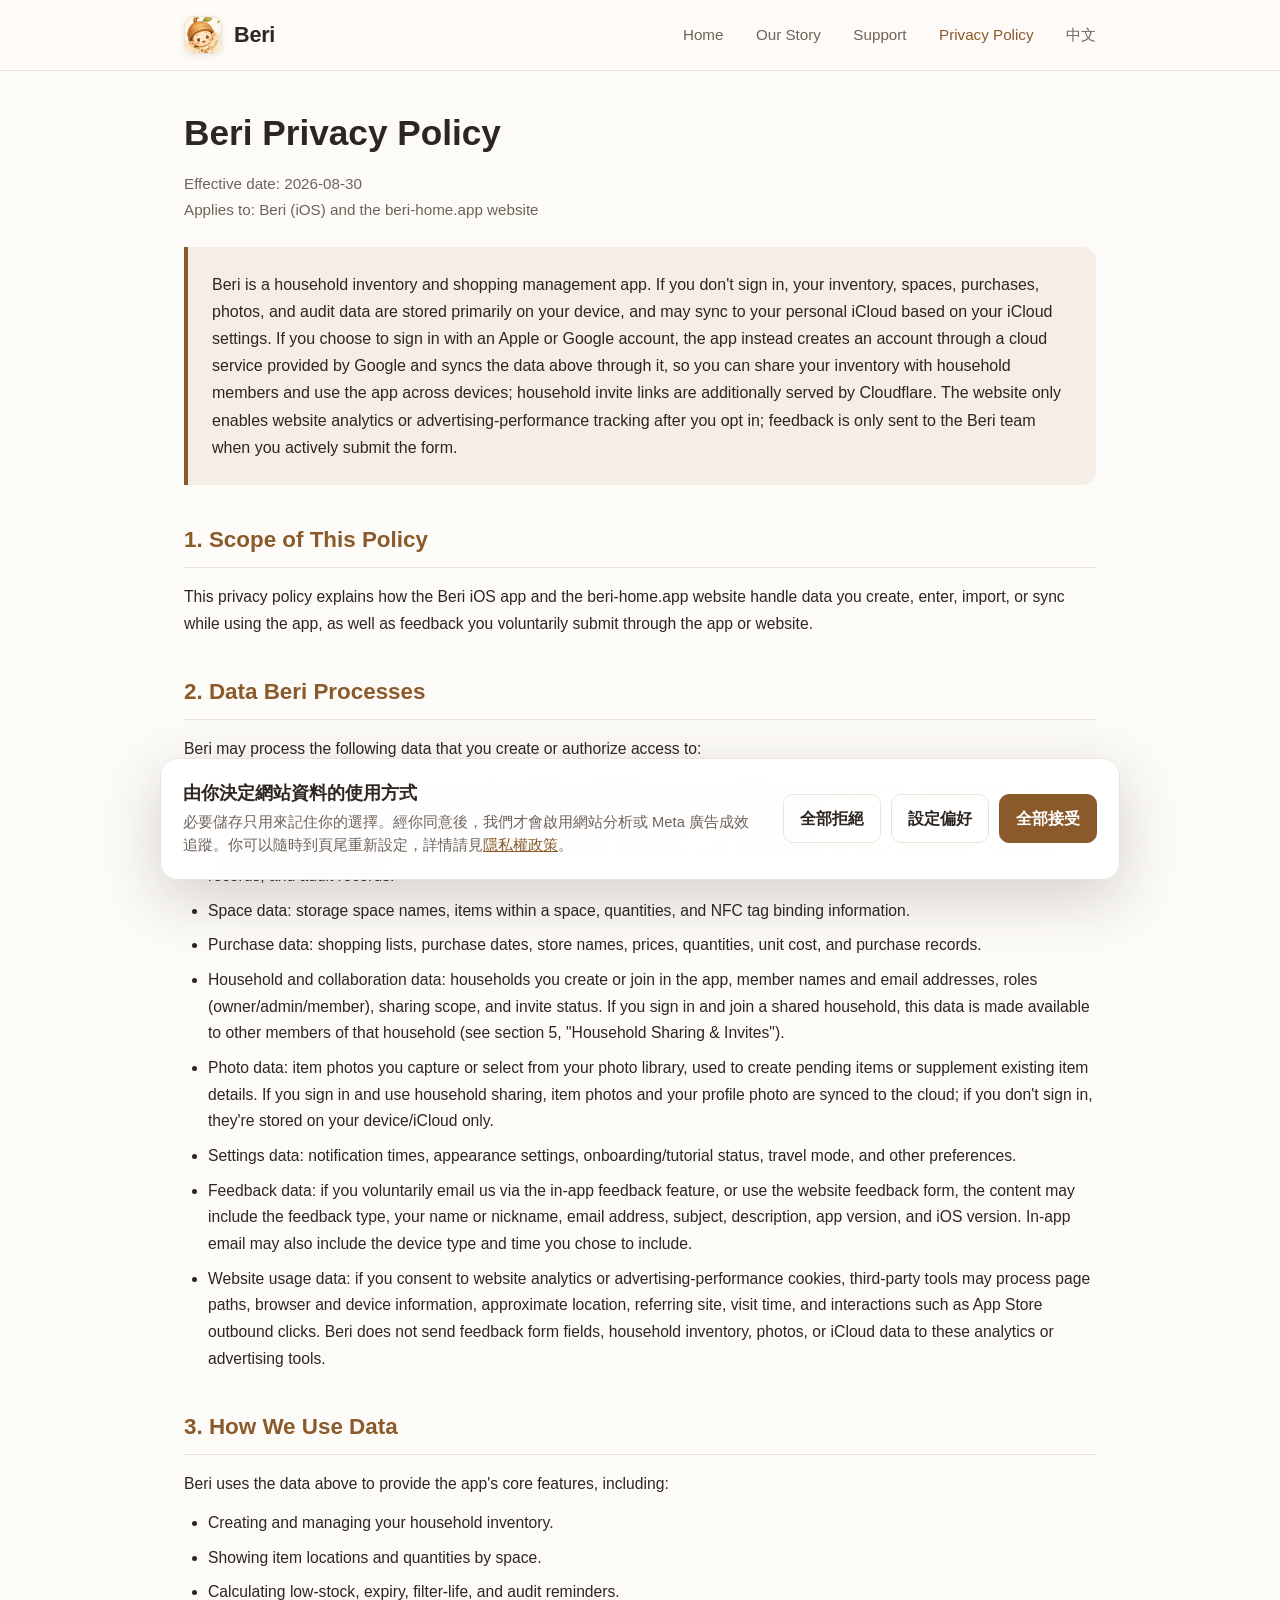
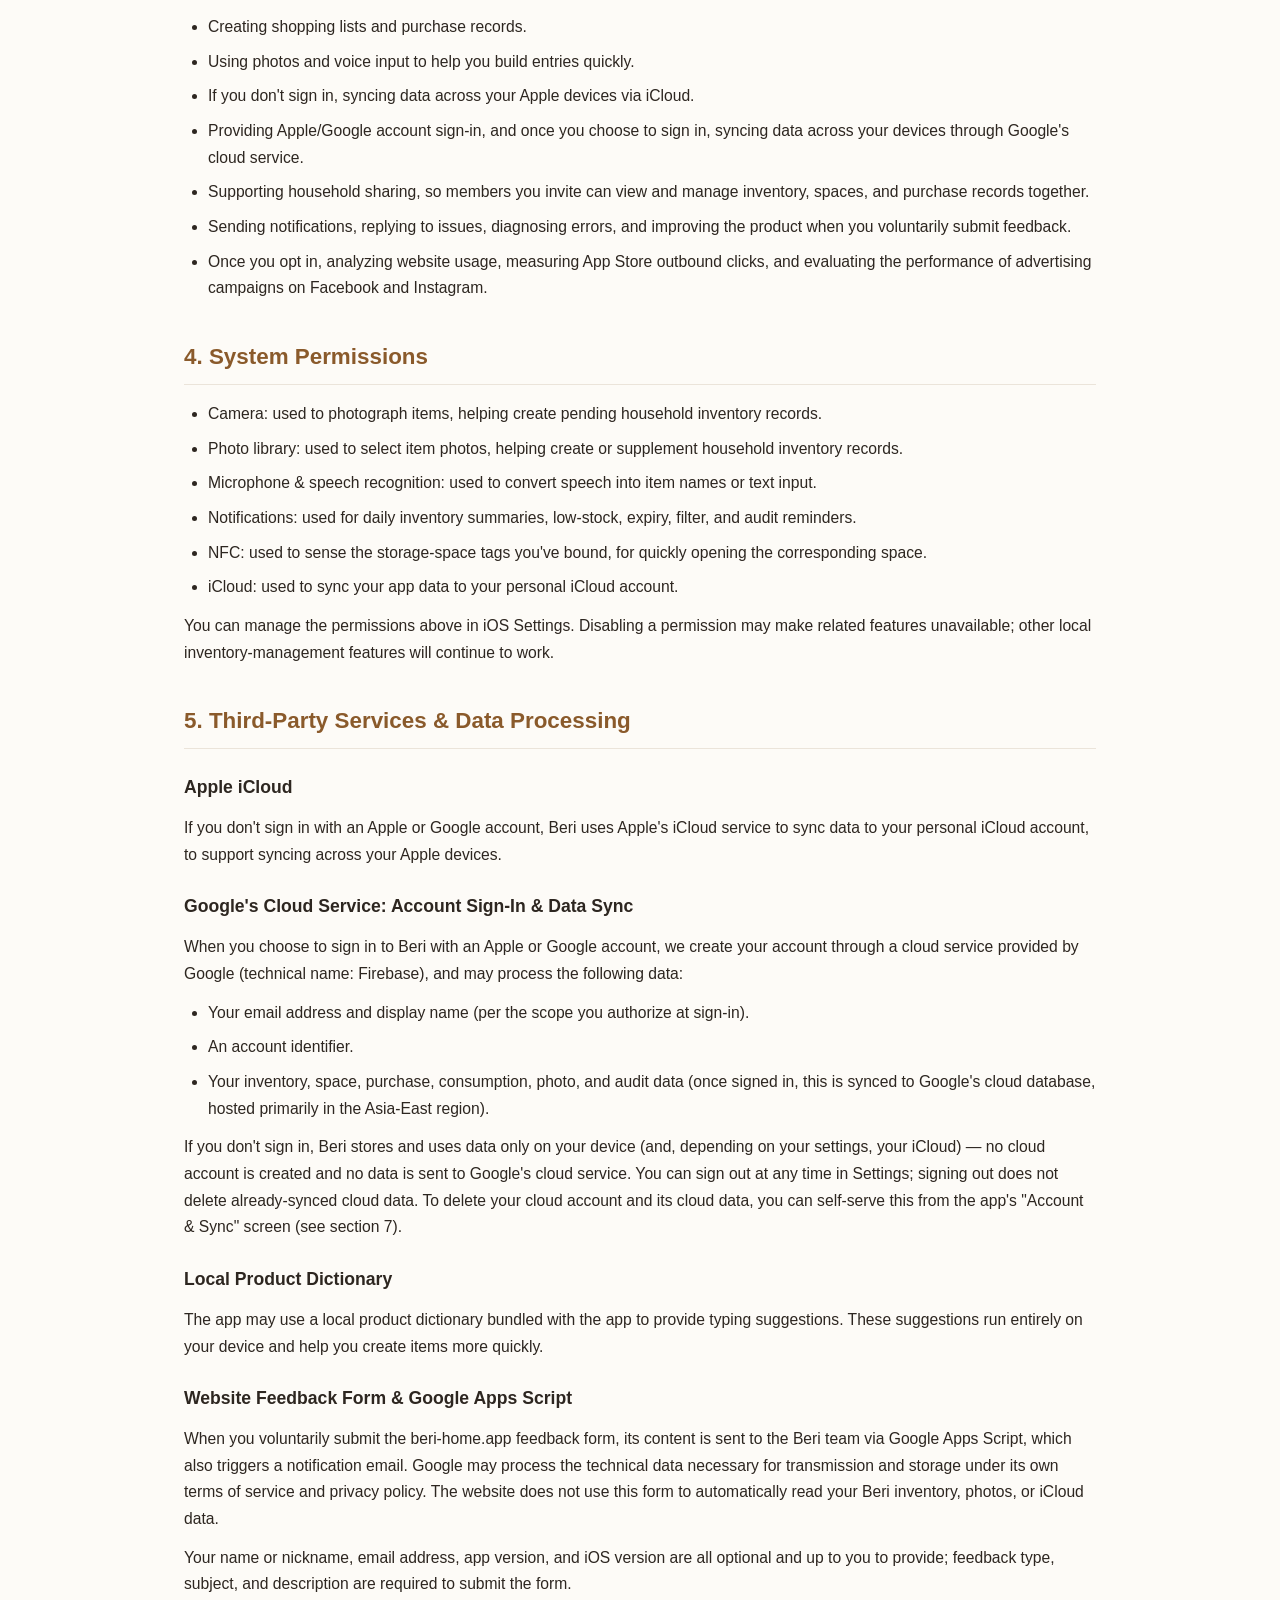
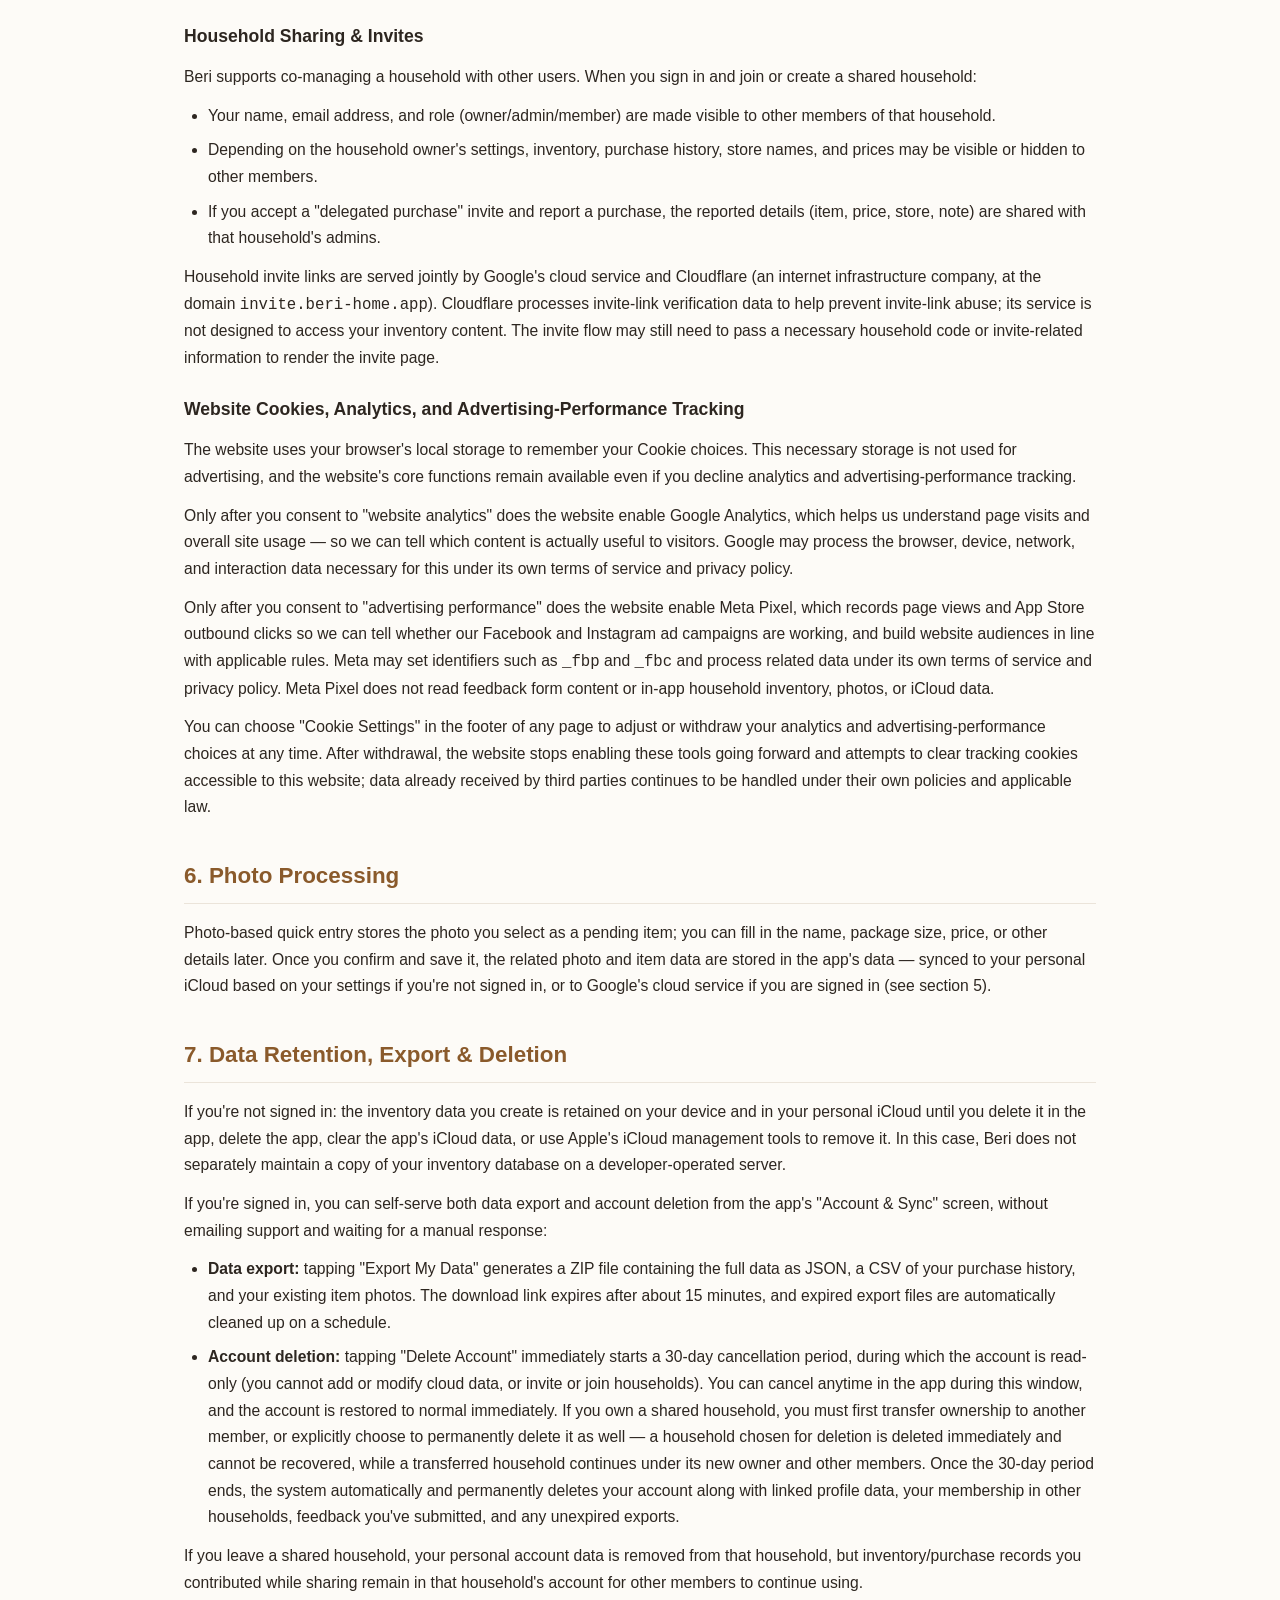
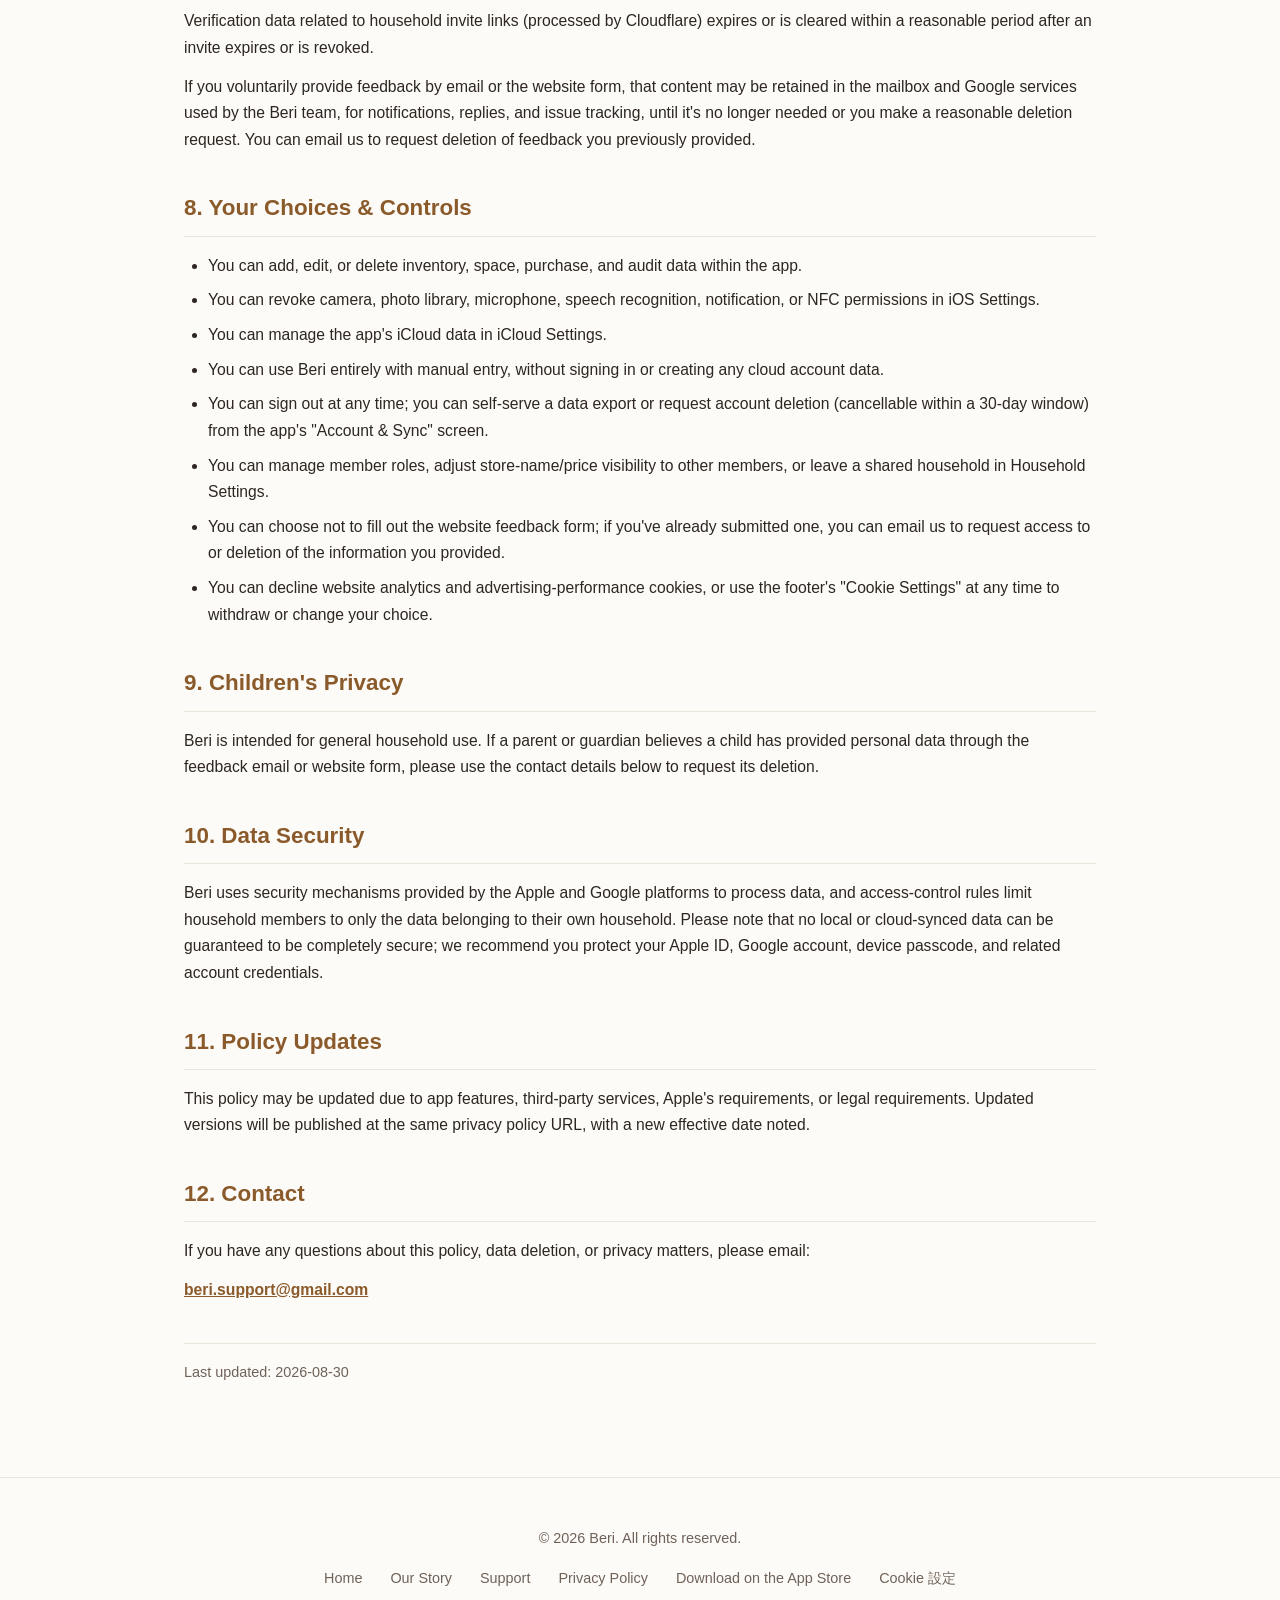
<file: en/privacy-policy.html>
<!doctype html>
<html lang="en">
<head>
  <meta charset="utf-8">
  <meta name="viewport" content="width=device-width, initial-scale=1">
  <title>Beri - Privacy Policy</title>
  <meta name="description" content="Beri iOS app privacy policy and data usage details.">
  <link rel="canonical" href="https://beri-home.app/en/privacy-policy.html">
  <link rel="alternate" hreflang="zh-Hant" href="https://beri-home.app/privacy-policy.html">
  <link rel="alternate" hreflang="en" href="https://beri-home.app/en/privacy-policy.html">
  <link rel="alternate" hreflang="x-default" href="https://beri-home.app/privacy-policy.html">
  <meta name="robots" content="index, follow">

  <!-- Open Graph / Facebook -->
  <meta property="og:type" content="website">
  <meta property="og:url" content="https://beri-home.app/en/privacy-policy.html">
  <meta property="og:title" content="Beri - Privacy Policy">
  <meta property="og:description" content="Beri iOS app privacy policy and data usage details.">
  <meta property="og:image" content="https://beri-home.app/appicon.png">

  <!-- Twitter -->
  <meta name="twitter:card" content="summary">
  <meta name="twitter:url" content="https://beri-home.app/en/privacy-policy.html">
  <meta name="twitter:title" content="Beri - Privacy Policy">
  <meta name="twitter:description" content="Beri iOS app privacy policy and data usage details.">
  <meta name="twitter:image" content="https://beri-home.app/appicon.png">

  <link rel="icon" type="image/png" href="../appicon.png">
  <link rel="stylesheet" href="../style.css">
  <script src="../lang-redirect.js"></script>
  <script src="../tracking-config.js"></script>
  <script src="../tracking-consent.js"></script>
  <style>
    /* Fine-tuning for the long privacy policy text */
    .privacy-content h2 {
      font-size: 1.4rem;
      color: var(--accent);
      margin-top: 36px;
      margin-bottom: 16px;
      border-bottom: 1px solid var(--border);
      padding-bottom: 8px;
    }
    .privacy-content h3 {
      font-size: 1.1rem;
      margin-top: 24px;
      margin-bottom: 12px;
    }
    .privacy-content p, .privacy-content ul {
      margin-top: 12px;
      margin-bottom: 12px;
      font-size: 0.98rem;
    }
    .privacy-content ul {
      padding-left: 1.5rem;
    }
    .privacy-content li {
      margin-bottom: 8px;
    }
    .summary-box {
      margin-top: 24px;
      padding: 24px;
      border-left: 4px solid var(--accent);
      background-color: var(--accent-light);
      border-radius: 0 var(--radius) var(--radius) 0;
    }
  </style>
</head>
<body>
  <!-- Navigation Header -->
  <header class="nav-header">
    <div class="container nav-container">
      <a href="index.html" class="logo-group">
        <img src="../appicon.png" alt="Beri Logo" class="logo-img">
        <span class="logo-text">Beri</span>
      </a>
      <nav class="nav-links">
        <a href="index.html">Home</a>
        <a href="story.html">Our Story</a>
        <a href="support.html">Support</a>
        <a href="privacy-policy.html" class="active">Privacy Policy</a>
        <a href="../privacy-policy.html" lang="zh-Hant" hreflang="zh-Hant" class="lang-switch" data-lang="zh">中文</a>
      </nav>
    </div>
  </header>

  <main class="container" style="padding-top: 40px; padding-bottom: 80px;">
    <div class="card privacy-content">
      <h1 style="margin: 0 0 16px; font-size: 2.2rem; line-height: 1.25;">Beri Privacy Policy</h1>
      <p style="color: var(--muted); font-size: 0.95rem; margin-bottom: 24px;">
        Effective date: 2026-08-30<br>
        Applies to: Beri (iOS) and the beri-home.app website
      </p>

      <div class="summary-box">
        Beri is a household inventory and shopping management app. If you don't sign in, your inventory, spaces, purchases, photos, and audit data are stored primarily on your device, and may sync to your personal iCloud based on your iCloud settings. If you choose to sign in with an Apple or Google account, the app instead creates an account through a cloud service provided by Google and syncs the data above through it, so you can share your inventory with household members and use the app across devices; household invite links are additionally served by Cloudflare. The website only enables website analytics or advertising-performance tracking after you opt in; feedback is only sent to the Beri team when you actively submit the form.
      </div>

      <h2 id="scope">1. Scope of This Policy</h2>
      <p>This privacy policy explains how the Beri iOS app and the beri-home.app website handle data you create, enter, import, or sync while using the app, as well as feedback you voluntarily submit through the app or website.</p>

      <h2 id="data">2. Data Beri Processes</h2>
      <p>Beri may process the following data that you create or authorize access to:</p>
      <ul>
        <li>Account data: if you choose to sign in with an Apple or Google account, we obtain your email address, display name, and an account identifier. If you don't sign in, Beri does not create an account or collect this data.</li>
        <li>Inventory data: item names, brands, barcodes, categories, quantities, units, expiry dates, low-stock thresholds, consumption records, and audit records.</li>
        <li>Space data: storage space names, items within a space, quantities, and NFC tag binding information.</li>
        <li>Purchase data: shopping lists, purchase dates, store names, prices, quantities, unit cost, and purchase records.</li>
        <li>Household and collaboration data: households you create or join in the app, member names and email addresses, roles (owner/admin/member), sharing scope, and invite status. If you sign in and join a shared household, this data is made available to other members of that household (see section 5, "Household Sharing & Invites").</li>
        <li>Photo data: item photos you capture or select from your photo library, used to create pending items or supplement existing item details. If you sign in and use household sharing, item photos and your profile photo are synced to the cloud; if you don't sign in, they're stored on your device/iCloud only.</li>
        <li>Settings data: notification times, appearance settings, onboarding/tutorial status, travel mode, and other preferences.</li>
        <li>Feedback data: if you voluntarily email us via the in-app feedback feature, or use the website feedback form, the content may include the feedback type, your name or nickname, email address, subject, description, app version, and iOS version. In-app email may also include the device type and time you chose to include.</li>
        <li>Website usage data: if you consent to website analytics or advertising-performance cookies, third-party tools may process page paths, browser and device information, approximate location, referring site, visit time, and interactions such as App Store outbound clicks. Beri does not send feedback form fields, household inventory, photos, or iCloud data to these analytics or advertising tools.</li>
      </ul>

      <h2 id="use">3. How We Use Data</h2>
      <p>Beri uses the data above to provide the app's core features, including:</p>
      <ul>
        <li>Creating and managing your household inventory.</li>
        <li>Showing item locations and quantities by space.</li>
        <li>Calculating low-stock, expiry, filter-life, and audit reminders.</li>
        <li>Creating shopping lists and purchase records.</li>
        <li>Using photos and voice input to help you build entries quickly.</li>
        <li>If you don't sign in, syncing data across your Apple devices via iCloud.</li>
        <li>Providing Apple/Google account sign-in, and once you choose to sign in, syncing data across your devices through Google's cloud service.</li>
        <li>Supporting household sharing, so members you invite can view and manage inventory, spaces, and purchase records together.</li>
        <li>Sending notifications, replying to issues, diagnosing errors, and improving the product when you voluntarily submit feedback.</li>
        <li>Once you opt in, analyzing website usage, measuring App Store outbound clicks, and evaluating the performance of advertising campaigns on Facebook and Instagram.</li>
      </ul>

      <h2 id="permissions">4. System Permissions</h2>
      <ul>
        <li>Camera: used to photograph items, helping create pending household inventory records.</li>
        <li>Photo library: used to select item photos, helping create or supplement household inventory records.</li>
        <li>Microphone &amp; speech recognition: used to convert speech into item names or text input.</li>
        <li>Notifications: used for daily inventory summaries, low-stock, expiry, filter, and audit reminders.</li>
        <li>NFC: used to sense the storage-space tags you've bound, for quickly opening the corresponding space.</li>
        <li>iCloud: used to sync your app data to your personal iCloud account.</li>
      </ul>
      <p>You can manage the permissions above in iOS Settings. Disabling a permission may make related features unavailable; other local inventory-management features will continue to work.</p>

      <h2 id="third-parties">5. Third-Party Services &amp; Data Processing</h2>
      <h3>Apple iCloud</h3>
      <p>If you don't sign in with an Apple or Google account, Beri uses Apple's iCloud service to sync data to your personal iCloud account, to support syncing across your Apple devices.</p>

      <h3 id="cloud-sync">Google's Cloud Service: Account Sign-In &amp; Data Sync</h3>
      <p>When you choose to sign in to Beri with an Apple or Google account, we create your account through a cloud service provided by Google (technical name: Firebase), and may process the following data:</p>
      <ul>
        <li>Your email address and display name (per the scope you authorize at sign-in).</li>
        <li>An account identifier.</li>
        <li>Your inventory, space, purchase, consumption, photo, and audit data (once signed in, this is synced to Google's cloud database, hosted primarily in the Asia-East region).</li>
      </ul>
      <p>If you don't sign in, Beri stores and uses data only on your device (and, depending on your settings, your iCloud) — no cloud account is created and no data is sent to Google's cloud service. You can sign out at any time in Settings; signing out does not delete already-synced cloud data. To delete your cloud account and its cloud data, you can self-serve this from the app's "Account &amp; Sync" screen (see section 7).</p>

      <h3>Local Product Dictionary</h3>
      <p>The app may use a local product dictionary bundled with the app to provide typing suggestions. These suggestions run entirely on your device and help you create items more quickly.</p>

      <h3 id="website-feedback">Website Feedback Form &amp; Google Apps Script</h3>
      <p>When you voluntarily submit the beri-home.app feedback form, its content is sent to the Beri team via Google Apps Script, which also triggers a notification email. Google may process the technical data necessary for transmission and storage under its own terms of service and privacy policy. The website does not use this form to automatically read your Beri inventory, photos, or iCloud data.</p>
      <p>Your name or nickname, email address, app version, and iOS version are all optional and up to you to provide; feedback type, subject, and description are required to submit the form.</p>

      <h3 id="household-sharing">Household Sharing &amp; Invites</h3>
      <p>Beri supports co-managing a household with other users. When you sign in and join or create a shared household:</p>
      <ul>
        <li>Your name, email address, and role (owner/admin/member) are made visible to other members of that household.</li>
        <li>Depending on the household owner's settings, inventory, purchase history, store names, and prices may be visible or hidden to other members.</li>
        <li>If you accept a "delegated purchase" invite and report a purchase, the reported details (item, price, store, note) are shared with that household's admins.</li>
      </ul>
      <p>Household invite links are served jointly by Google's cloud service and Cloudflare (an internet infrastructure company, at the domain <code>invite.beri-home.app</code>). Cloudflare processes invite-link verification data to help prevent invite-link abuse; its service is not designed to access your inventory content. The invite flow may still need to pass a necessary household code or invite-related information to render the invite page.</p>

      <h3 id="website-tracking">Website Cookies, Analytics, and Advertising-Performance Tracking</h3>
      <p>The website uses your browser's local storage to remember your Cookie choices. This necessary storage is not used for advertising, and the website's core functions remain available even if you decline analytics and advertising-performance tracking.</p>
      <p>Only after you consent to "website analytics" does the website enable Google Analytics, which helps us understand page visits and overall site usage — so we can tell which content is actually useful to visitors. Google may process the browser, device, network, and interaction data necessary for this under its own terms of service and privacy policy.</p>
      <p>Only after you consent to "advertising performance" does the website enable Meta Pixel, which records page views and App Store outbound clicks so we can tell whether our Facebook and Instagram ad campaigns are working, and build website audiences in line with applicable rules. Meta may set identifiers such as <code>_fbp</code> and <code>_fbc</code> and process related data under its own terms of service and privacy policy. Meta Pixel does not read feedback form content or in-app household inventory, photos, or iCloud data.</p>
      <p>You can choose "Cookie Settings" in the footer of any page to adjust or withdraw your analytics and advertising-performance choices at any time. After withdrawal, the website stops enabling these tools going forward and attempts to clear tracking cookies accessible to this website; data already received by third parties continues to be handled under their own policies and applicable law.</p>

      <h2 id="local-processing">6. Photo Processing</h2>
      <p>Photo-based quick entry stores the photo you select as a pending item; you can fill in the name, package size, price, or other details later. Once you confirm and save it, the related photo and item data are stored in the app's data — synced to your personal iCloud based on your settings if you're not signed in, or to Google's cloud service if you are signed in (see section 5).</p>

      <h2 id="retention">7. Data Retention, Export &amp; Deletion</h2>
      <p>If you're not signed in: the inventory data you create is retained on your device and in your personal iCloud until you delete it in the app, delete the app, clear the app's iCloud data, or use Apple's iCloud management tools to remove it. In this case, Beri does not separately maintain a copy of your inventory database on a developer-operated server.</p>
      <p>If you're signed in, you can self-serve both data export and account deletion from the app's "Account &amp; Sync" screen, without emailing support and waiting for a manual response:</p>
      <ul>
        <li><strong>Data export:</strong> tapping "Export My Data" generates a ZIP file containing the full data as JSON, a CSV of your purchase history, and your existing item photos. The download link expires after about 15 minutes, and expired export files are automatically cleaned up on a schedule.</li>
        <li><strong>Account deletion:</strong> tapping "Delete Account" immediately starts a 30-day cancellation period, during which the account is read-only (you cannot add or modify cloud data, or invite or join households). You can cancel anytime in the app during this window, and the account is restored to normal immediately. If you own a shared household, you must first transfer ownership to another member, or explicitly choose to permanently delete it as well — a household chosen for deletion is deleted immediately and cannot be recovered, while a transferred household continues under its new owner and other members. Once the 30-day period ends, the system automatically and permanently deletes your account along with linked profile data, your membership in other households, feedback you've submitted, and any unexpired exports.</li>
      </ul>
      <p>If you leave a shared household, your personal account data is removed from that household, but inventory/purchase records you contributed while sharing remain in that household's account for other members to continue using.</p>
      <p>Verification data related to household invite links (processed by Cloudflare) expires or is cleared within a reasonable period after an invite expires or is revoked.</p>
      <p>If you voluntarily provide feedback by email or the website form, that content may be retained in the mailbox and Google services used by the Beri team, for notifications, replies, and issue tracking, until it's no longer needed or you make a reasonable deletion request. You can email us to request deletion of feedback you previously provided.</p>

      <h2 id="choice">8. Your Choices &amp; Controls</h2>
      <ul>
        <li>You can add, edit, or delete inventory, space, purchase, and audit data within the app.</li>
        <li>You can revoke camera, photo library, microphone, speech recognition, notification, or NFC permissions in iOS Settings.</li>
        <li>You can manage the app's iCloud data in iCloud Settings.</li>
        <li>You can use Beri entirely with manual entry, without signing in or creating any cloud account data.</li>
        <li>You can sign out at any time; you can self-serve a data export or request account deletion (cancellable within a 30-day window) from the app's "Account & Sync" screen.</li>
        <li>You can manage member roles, adjust store-name/price visibility to other members, or leave a shared household in Household Settings.</li>
        <li>You can choose not to fill out the website feedback form; if you've already submitted one, you can email us to request access to or deletion of the information you provided.</li>
        <li>You can decline website analytics and advertising-performance cookies, or use the footer's "Cookie Settings" at any time to withdraw or change your choice.</li>
      </ul>

      <h2 id="children">9. Children's Privacy</h2>
      <p>Beri is intended for general household use. If a parent or guardian believes a child has provided personal data through the feedback email or website form, please use the contact details below to request its deletion.</p>

      <h2 id="security">10. Data Security</h2>
      <p>Beri uses security mechanisms provided by the Apple and Google platforms to process data, and access-control rules limit household members to only the data belonging to their own household. Please note that no local or cloud-synced data can be guaranteed to be completely secure; we recommend you protect your Apple ID, Google account, device passcode, and related account credentials.</p>

      <h2 id="updates">11. Policy Updates</h2>
      <p>This policy may be updated due to app features, third-party services, Apple's requirements, or legal requirements. Updated versions will be published at the same privacy policy URL, with a new effective date noted.</p>

      <h2 id="contact">12. Contact</h2>
      <p>If you have any questions about this policy, data deletion, or privacy matters, please email:</p>
      <p><a href="mailto:beri.support@gmail.com" style="color: var(--accent); font-weight: 600;">beri.support@gmail.com</a></p>

      <p style="margin-top: 40px; font-size: 0.9rem; color: var(--muted); border-top: 1px solid var(--border); padding-top: 16px;">
        Last updated: 2026-08-30
      </p>
    </div>
  </main>

  <!-- Footer -->
  <footer>
    <div class="container">
      <p>&copy; 2026 Beri. All rights reserved.</p>
      <a href="index.html">Home</a>
      <a href="story.html">Our Story</a>
      <a href="support.html">Support</a>
      <a href="privacy-policy.html">Privacy Policy</a>
      <a href="https://apps.apple.com/app/id6783732799" target="_blank" rel="noopener noreferrer">Download on the App Store</a>
    </div>
  </footer>

</body>
</html>
</file>
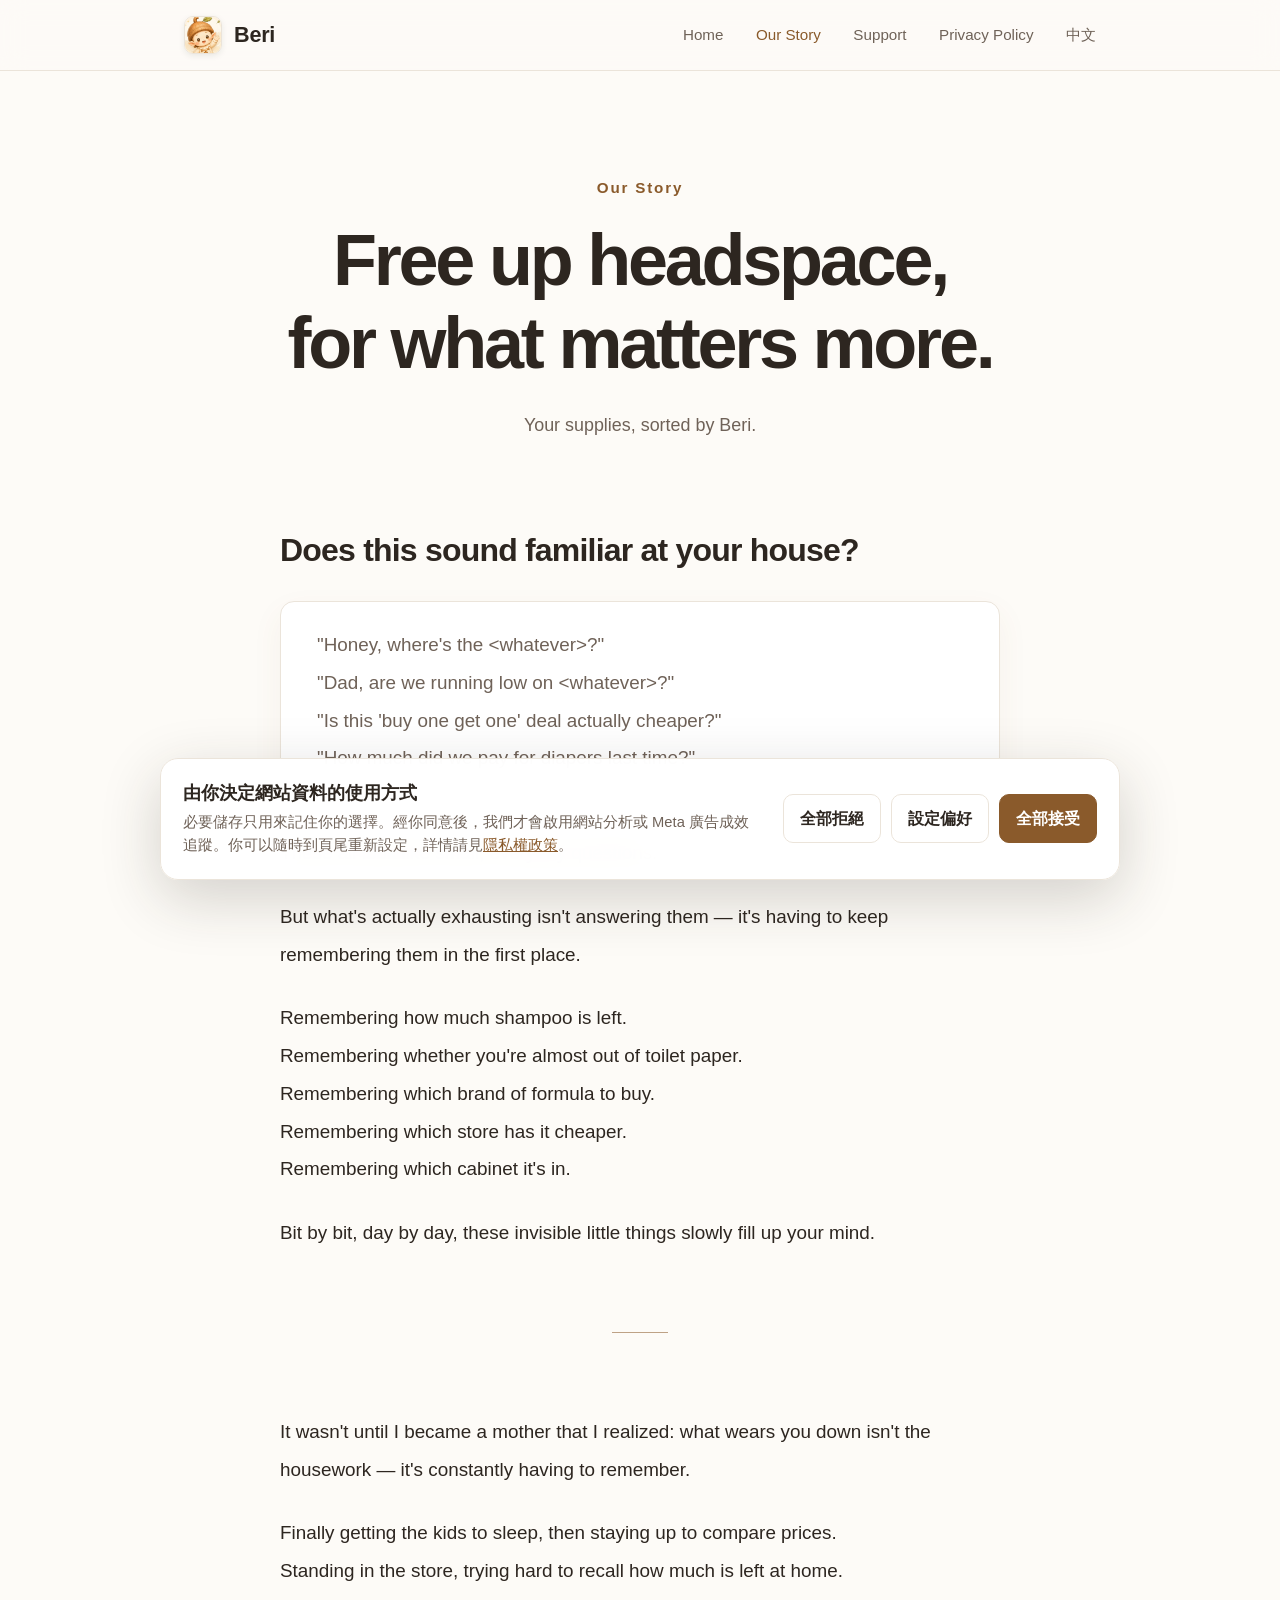
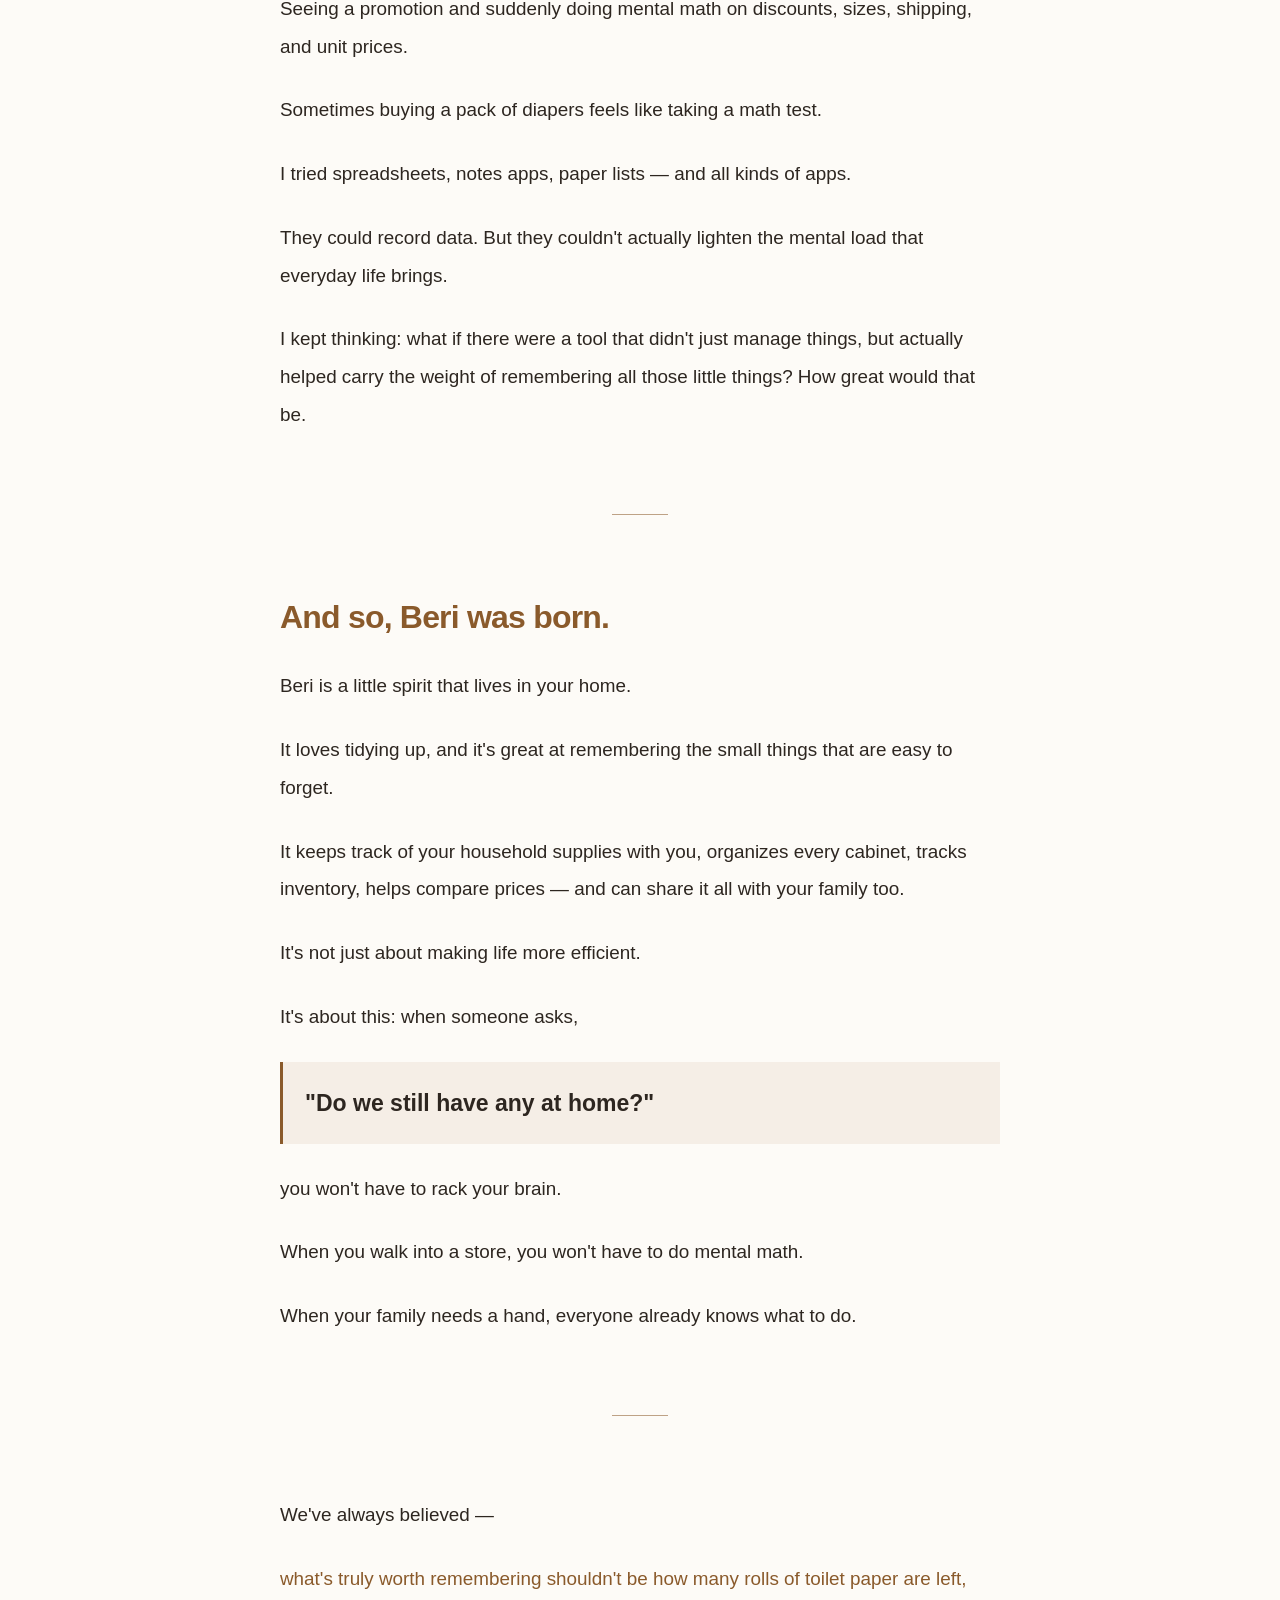
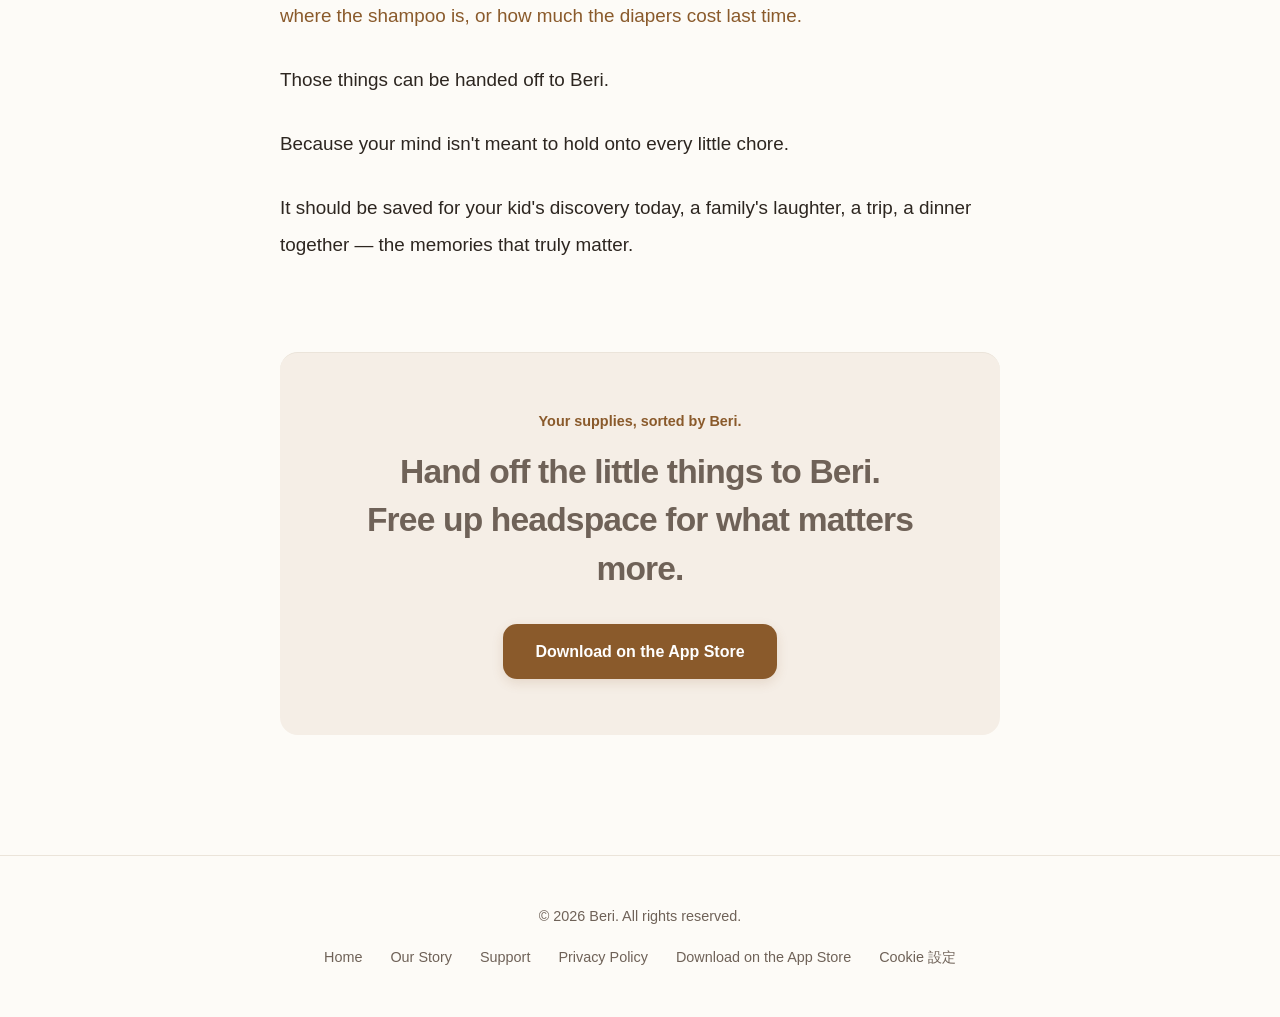
<file: en/story.html>
<!doctype html>
<html lang="en">
<head>
  <meta charset="utf-8">
  <meta name="viewport" content="width=device-width, initial-scale=1">
  <title>Our Story | Beri - Free Up Headspace for What Matters</title>
  <meta name="description" content="Beri's brand story: hand off the little things to Beri, and free up headspace for what matters more.">
  <link rel="canonical" href="https://beri-home.app/en/story.html">
  <link rel="alternate" hreflang="zh-Hant" href="https://beri-home.app/story.html">
  <link rel="alternate" hreflang="en" href="https://beri-home.app/en/story.html">
  <link rel="alternate" hreflang="x-default" href="https://beri-home.app/story.html">
  <meta name="robots" content="index, follow">
  <meta property="og:type" content="article">
  <meta property="og:url" content="https://beri-home.app/en/story.html">
  <meta property="og:title" content="Free Up Headspace for What Matters | Beri">
  <meta property="og:description" content="The little things you always have to remember — hand them off to Beri.">
  <meta property="og:image" content="https://beri-home.app/appicon.png">
  <meta name="twitter:card" content="summary">
  <meta name="twitter:title" content="Free Up Headspace for What Matters | Beri">
  <meta name="twitter:description" content="The little things you always have to remember — hand them off to Beri.">
  <meta name="twitter:image" content="https://beri-home.app/appicon.png">
  <link rel="icon" type="image/png" href="../appicon.png">
  <link rel="stylesheet" href="../style.css">
  <script src="../lang-redirect.js"></script>
  <script src="../tracking-config.js"></script>
  <script src="../tracking-consent.js"></script>
</head>
<body>
  <header class="nav-header">
    <div class="container nav-container">
      <a href="index.html" class="logo-group">
        <img src="../appicon.png" alt="Beri Logo" class="logo-img">
        <span class="logo-text">Beri</span>
      </a>
      <nav class="nav-links" aria-label="Main navigation">
        <a href="index.html">Home</a>
        <a href="story.html" class="active" aria-current="page">Our Story</a>
        <a href="support.html">Support</a>
        <a href="privacy-policy.html">Privacy Policy</a>
        <a href="../story.html" lang="zh-Hant" hreflang="zh-Hant" class="lang-switch" data-lang="zh">中文</a>
      </nav>
    </div>
  </header>

  <main class="story-page">
    <article class="story-content">
      <header class="story-hero">
        <p class="story-kicker">Our Story</p>
        <h1>Free up headspace,<br>for what matters more.</h1>
        <p class="story-lead">Your supplies, sorted by Beri.</p>
      </header>

      <section class="story-section">
        <h2>Does this sound familiar at your house?</h2>
        <div class="story-quotes" aria-label="Everyday conversations">
          <p>"Honey, where's the &lt;whatever&gt;?"</p>
          <p>"Dad, are we running low on &lt;whatever&gt;?"</p>
          <p>"Is this 'buy one get one' deal actually cheaper?"</p>
          <p>"How much did we pay for diapers last time?"</p>
        </div>
        <p>These all look like small, everyday questions.</p>
        <p>But what's actually exhausting isn't answering them — it's having to keep remembering them in the first place.</p>
        <p>Remembering how much shampoo is left.<br>Remembering whether you're almost out of toilet paper.<br>Remembering which brand of formula to buy.<br>Remembering which store has it cheaper.<br>Remembering which cabinet it's in.</p>
        <p>Bit by bit, day by day, these invisible little things slowly fill up your mind.</p>
      </section>

      <hr class="story-divider">

      <section class="story-section">
        <p>It wasn't until I became a mother that I realized: what wears you down isn't the housework — it's constantly having to remember.</p>
        <p>Finally getting the kids to sleep, then staying up to compare prices.<br>Standing in the store, trying hard to recall how much is left at home.<br>Seeing a promotion and suddenly doing mental math on discounts, sizes, shipping, and unit prices.</p>
        <p>Sometimes buying a pack of diapers feels like taking a math test.</p>
        <p>I tried spreadsheets, notes apps, paper lists — and all kinds of apps.</p>
        <p>They could record data. But they couldn't actually lighten the mental load that everyday life brings.</p>
        <p>I kept thinking: what if there were a tool that didn't just manage things, but actually helped carry the weight of remembering all those little things? How great would that be.</p>
      </section>

      <hr class="story-divider">

      <section class="story-section story-beri">
        <h2>And so, Beri was born.</h2>
        <p>Beri is a little spirit that lives in your home.</p>
        <p>It loves tidying up, and it's great at remembering the small things that are easy to forget.</p>
        <p>It keeps track of your household supplies with you, organizes every cabinet, tracks inventory, helps compare prices — and can share it all with your family too.</p>
        <p>It's not just about making life more efficient.</p>
        <p>It's about this: when someone asks,</p>
        <div class="story-question">"Do we still have any at home?"</div>
        <p>you won't have to rack your brain.</p>
        <p>When you walk into a store, you won't have to do mental math.</p>
        <p>When your family needs a hand, everyone already knows what to do.</p>
      </section>

      <hr class="story-divider">

      <section class="story-section story-closing">
        <p>We've always believed —</p>
        <p>what's truly worth remembering shouldn't be how many rolls of toilet paper are left, where the shampoo is, or how much the diapers cost last time.</p>
        <p>Those things can be handed off to Beri.</p>
        <p>Because your mind isn't meant to hold onto every little chore.</p>
        <p>It should be saved for your kid's discovery today, a family's laughter, a trip, a dinner together — the memories that truly matter.</p>
      </section>

      <footer class="story-signoff">
        <p>Your supplies, sorted by Beri.</p>
        <h2>Hand off the little things to Beri.<br>Free up headspace for what matters more.</h2>
        <a href="https://apps.apple.com/app/id6783732799" class="btn" target="_blank" rel="noopener noreferrer">Download on the App Store</a>
      </footer>
    </article>
  </main>

  <footer>
    <div class="container">
      <p>&copy; 2026 Beri. All rights reserved.</p>
      <a href="index.html">Home</a>
      <a href="story.html">Our Story</a>
      <a href="support.html">Support</a>
      <a href="privacy-policy.html">Privacy Policy</a>
      <a href="https://apps.apple.com/app/id6783732799" target="_blank" rel="noopener noreferrer">Download on the App Store</a>
    </div>
  </footer>
</body>
</html>
</file>
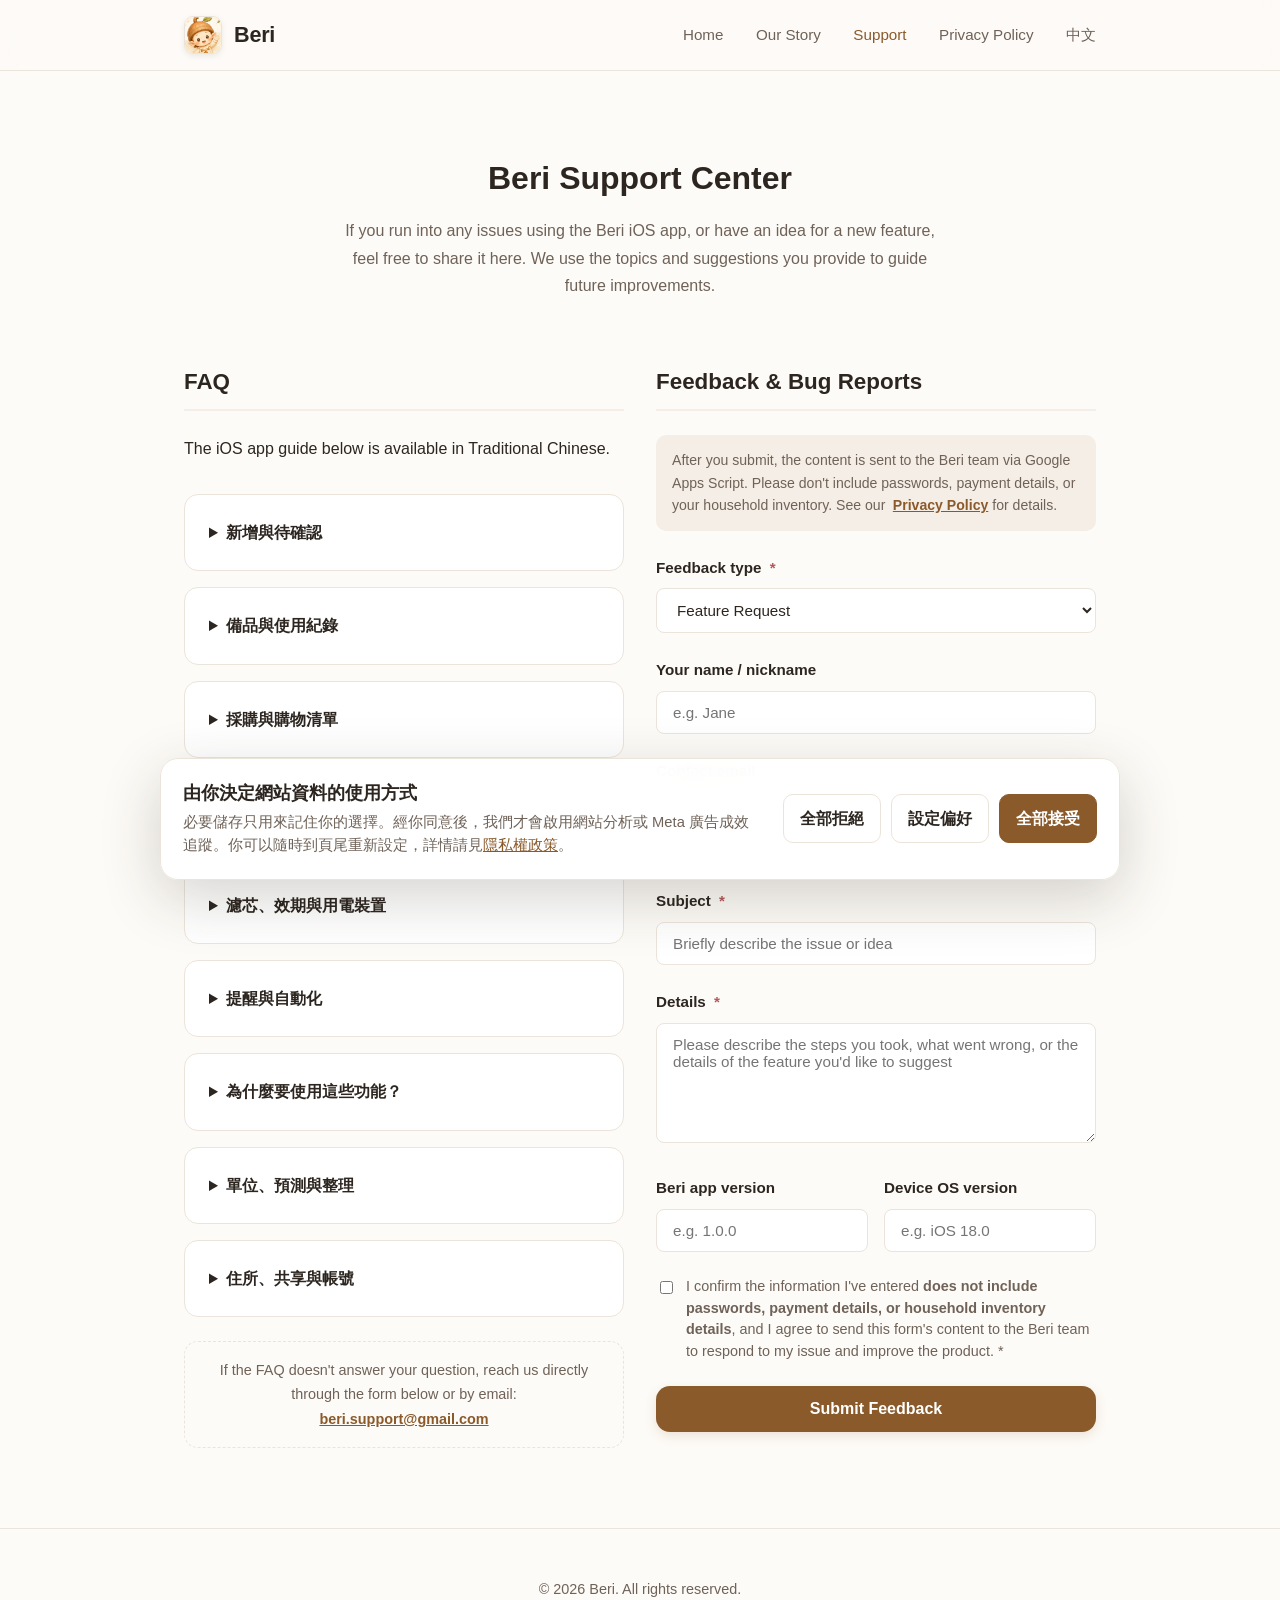
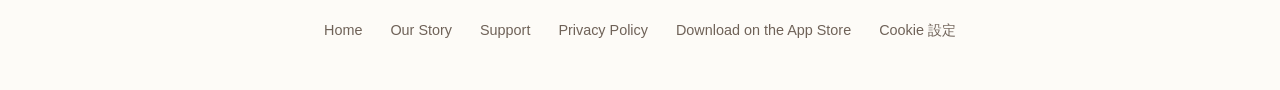
<file: en/support.html>
<!doctype html>
<html lang="en">
<head>
  <meta charset="utf-8">
  <meta name="viewport" content="width=device-width, initial-scale=1">
  <title>Beri - Support Center &amp; Feedback</title>
  <meta name="description" content="Beri support center. FAQs and a feedback form. Contact us to report an issue or share a suggestion.">
  <link rel="canonical" href="https://beri-home.app/en/support.html">
  <link rel="alternate" hreflang="zh-Hant" href="https://beri-home.app/support.html">
  <link rel="alternate" hreflang="en" href="https://beri-home.app/en/support.html">
  <link rel="alternate" hreflang="x-default" href="https://beri-home.app/support.html">
  <meta name="robots" content="index, follow">

  <!-- Open Graph / Facebook -->
  <meta property="og:type" content="website">
  <meta property="og:url" content="https://beri-home.app/en/support.html">
  <meta property="og:title" content="Beri - Support Center & Feedback">
  <meta property="og:description" content="Beri support center. FAQs and a feedback form. Contact us to report an issue or share a suggestion.">
  <meta property="og:image" content="https://beri-home.app/appicon.png">

  <!-- Twitter -->
  <meta name="twitter:card" content="summary">
  <meta name="twitter:url" content="https://beri-home.app/en/support.html">
  <meta name="twitter:title" content="Beri - Support Center & Feedback">
  <meta name="twitter:description" content="Beri support center. FAQs and a feedback form. Contact us to report an issue or share a suggestion.">
  <meta name="twitter:image" content="https://beri-home.app/appicon.png">

  <link rel="icon" type="image/png" href="../appicon.png">
  <link rel="stylesheet" href="../style.css">
  <script src="../lang-redirect.js"></script>
  <script src="../tracking-config.js"></script>
  <script src="../tracking-consent.js"></script>
</head>
<body>
  <!-- Navigation Header -->
  <header class="nav-header">
    <div class="container nav-container">
      <a href="index.html" class="logo-group">
        <img src="../appicon.png" alt="Beri Logo" class="logo-img">
        <span class="logo-text">Beri</span>
      </a>
      <nav class="nav-links">
        <a href="index.html">Home</a>
        <a href="story.html">Our Story</a>
        <a href="support.html" class="active">Support</a>
        <a href="privacy-policy.html">Privacy Policy</a>
        <a href="../support.html" lang="zh-Hant" hreflang="zh-Hant" class="lang-switch" data-lang="zh">中文</a>
      </nav>
    </div>
  </header>

  <main class="container" style="padding-top: 40px; padding-bottom: 80px;">
    <!-- Intro Card -->
    <div class="card" style="text-align: center; padding: 40px 24px;">
      <h1 style="margin: 0 0 12px; font-size: 2rem;">Beri Support Center</h1>
      <p style="margin: 0; color: var(--muted); max-width: 600px; margin: 0 auto;">
        If you run into any issues using the Beri iOS app, or have an idea for a new feature, feel free to share it here. We use the topics and suggestions you provide to guide future improvements.
      </p>
    </div>

    <!-- Main Grid: Left FAQ, Right Form -->
    <div style="display: grid; grid-template-columns: repeat(auto-fit, minmax(320px, 1fr)); gap: 32px; margin-top: 24px;">

      <!-- FAQ Section -->
      <section id="faq">
        <h2 style="margin: 0 0 24px; font-size: 1.4rem; font-weight: 700; border-bottom: 2px solid var(--accent-light); padding-bottom: 8px;">
          FAQ
        </h2>
        <!-- BEGIN BERI APP FAQ -->
        <p>The iOS app guide below is available in Traditional Chinese.</p>
        <div class="faq-list" lang="zh-Hant">
          <details class="faq-card">
            <summary><strong>新增與待確認</strong></summary>
            <div style="margin-top: 16px;">
              <h3>待確認品項是什麼？</h3>
              <p>這是「先記下來、晚點再補資料」的暫存區。拍照快速建檔時，如果品名、數量、單位還不完整，備理會先放進待確認品項；補齊後才會成為正式庫存。</p>
            </div>
            <div style="margin-top: 16px;">
              <h3>我要怎麼新增一個備品？</h3>
              <p>從底部的 + 開始。你可以選擇拍照快速建檔，先建立後再補資料；也可以選擇「建立新品項」，一次填寫容量、價格、分類與空間。</p>
            </div>
            <div style="margin-top: 16px;">
              <h3>拍照快速建檔與建立新品項差在哪？</h3>
              <p>拍照快速建檔適合先把包裝或價格標籤存成一筆待確認紀錄，之後再補齊資料；「建立新品項」適合一開始就填寫容量、價格和使用資訊。</p>
            </div>
          </details>
          <details class="faq-card">
            <summary><strong>備品與使用紀錄</strong></summary>
            <div style="margin-top: 16px;">
              <h3>紅燈、黃燈、綠燈代表什麼？</h3>
              <p>紅燈代表庫存已用完，或依目前用量估算只剩 2 天內；黃燈代表庫存已到警戒數量，或間斷購買的品項需要留意；綠燈代表目前庫存穩定。每日早報的低庫存提醒會在數量真正低於警戒值時出現，因此剛好等於警戒值會亮黃燈，但不會只因低庫存而通知。</p>
            </div>
            <div style="margin-top: 16px;">
              <h3>為什麼備理說快用完了？</h3>
              <p>累積至少 3 筆有效庫存或使用紀錄後，備理會依目前庫存與消耗速度顯示預估剩餘天數；預估只剩 2 天內時會顯示紅燈。快用完預估通知的天數門檻可在設定中心調整；警戒數量則是另一條低庫存規則。紀錄越完整，預估越貼近實際使用狀況。</p>
            </div>
            <div style="margin-top: 16px;">
              <h3>消耗怎麼使用？</h3>
              <p>消耗是用來記錄「實際用掉多少」。例如衛生紙少一包、洗衣精用掉半瓶，就記一次消耗；備理會用這些紀錄學習使用速度。</p>
            </div>
            <div style="margin-top: 16px;">
              <h3>怎麼完整記錄一次消耗？</h3>
              <p>到實際使用地點記錄剩餘量最完整。先進空間頁，選浴室、主臥浴室等使用地點，再把品項調成現在看到的數量；如果數量變少，備理會自動記下原本數量、目前數量、消耗量、經過天數，並更新總庫存與此空間的消耗速度。若只是從倉庫補到浴室，那是調度，不算消耗；等浴室庫存實際變少時，再用清點或消耗記錄。</p>
            </div>
            <div style="margin-top: 16px;">
              <h3>使用紀錄可以修改、取消或撤銷嗎？</h3>
              <p>進行中的使用批次可以修改開始日期、使用空間、開始數量、剩餘數量、是否納入估算與備註。尚未產生消耗紀錄時，可以直接取消開始使用；已產生消耗紀錄後，則可停止後續追蹤，但會保留歷史紀錄。若誤按「已用完」，可以使用撤銷功能恢復庫存。</p>
            </div>
            <div style="margin-top: 16px;">
              <h3>「開始使用」和「開始試試」有什麼差別？</h3>
              <p>「開始使用」適合已經確定會使用的品項，備理會記錄開始日期、使用空間與剩餘數量，並納入消耗速度與剩餘天數估算。「開始試試」適合體驗新品牌或新款式，會保留使用紀錄，但預設不納入主要消耗估算。兩者都可以在品項詳細頁或空間品項頁開始。</p>
            </div>
            <div style="margin-top: 16px;">
              <h3>持續購買、間斷購買和不再購買有什麼差別？</h3>
              <p>持續購買適合固定會補貨的品項，會依庫存與預估天數提醒；間斷購買適合偶爾才需要的品項，原本的緊急紅燈會改成黃燈，也不會送出補貨型每日早報；不再購買會停止補貨提醒，庫存用完後可封存，但歷史紀錄仍會保留。</p>
            </div>
          </details>
          <details class="faq-card">
            <summary><strong>採購與購物清單</strong></summary>
            <div style="margin-top: 16px;">
              <h3>我要怎麼把快用完的東西加入購物清單？</h3>
              <p>在品項詳細頁按「標記補貨」即可加入購物清單；也可前往「任務 → 購物」，將「備理補貨提醒」向左滑加入，或搜尋已建檔品項後加入。加入後點預計數量即可修改要買多少。</p>
            </div>
            <div style="margin-top: 16px;">
              <h3>採購怎麼使用？</h3>
              <p>到「任務 → 購物 → 購物清單」查看要買的品項，可用品項分類篩選。買到後勾選品項，確認實際數量、總金額、通路、日期及存放空間；備理會把採購紀錄和庫存加回原品項，並完成這筆清單。可在「購入記錄」查看已購入的項目。</p>
            </div>
            <div style="margin-top: 16px;">
              <h3>買回來之後要按哪裡？</h3>
              <p>在購物清單勾選已建檔品項，再確認或修改實際購買數量、總金額、通路與日期。可選擇「存放空間」，預設為「待整理」。確認後會在原品項建立採購紀錄，並將實際數量入庫；即使少買，清單仍整筆完成。</p>
            </div>
            <div style="margin-top: 16px;">
              <h3>購物清單和家裡庫存有什麼關係？</h3>
              <p>購物清單的數量是預計要買多少，可以隨時修改；購入確認的數量是實際買到多少，會成為採購紀錄並加入庫存。例如預計買 3 個、實際買 2 個，採購與庫存都記 2 個，清單整筆完成。</p>
            </div>
            <div style="margin-top: 16px;">
              <h3>如何使用比價？</h3>
              <p>先替品項補齊包裝層級與換算，例如「1 箱 = 12 瓶」或「1 包 = 100 抽」。在「任務 → 購物」搜尋既有品項時，可以查看同類商品的歷史價格；也可以在品項詳細頁選擇「比較同類商品」。備理會用共同的最小單位換算單價。找不到既有品項時，也可以自行輸入品名、通路、價格與容量比價。</p>
            </div>
          </details>
          <details class="faq-card">
            <summary><strong>空間與清點</strong></summary>
            <div style="margin-top: 16px;">
              <h3>我要怎麼整理不同房間或櫃子的東西？</h3>
              <p>到空間頁新增房間、櫃子或隨身包，再把品項分配到對應空間。這樣清點時就能直接照實際位置整理。</p>
            </div>
            <div style="margin-top: 16px;">
              <h3>什麼是清點？為什麼要清點？</h3>
              <p>清點是把實際看到的數量修正回備理。它不是重新建檔，而是校正庫存；清點越穩定，消耗速度和補貨提醒越準。</p>
            </div>
            <div style="margin-top: 16px;">
              <h3>調度、消耗和送人有什麼差別？</h3>
              <p>調度是把庫存從一個空間移到另一個空間，總庫存不變，也不會算成消耗。送人不算消耗：它會減少總庫存，但不納入使用速度估算。只有實際用掉或清點發現數量變少，才算消耗。若該品項正在使用，調度時備理也會把對應的使用批次移到新空間。</p>
            </div>
            <div style="margin-top: 16px;">
              <h3>如何使用 NFC 空間標籤？</h3>
              <p>先到「收納」頁，開啟要設定的空間並進入編輯，選擇「綁定 NFC 標籤」，再將 iPhone 靠近 NFC 標籤完成綁定。之後在收納頁掃描這張標籤，備理就會直接開啟對應的空間。若標籤更換或失效，可以在空間編輯頁重新綁定。若標籤貼在鐵櫃、金屬罐或家電等金屬表面，要使用抗金屬 NFC 標籤。</p>
            </div>
          </details>
          <details class="faq-card">
            <summary><strong>濾芯、效期與用電裝置</strong></summary>
            <div style="margin-top: 16px;">
              <h3>如何用備理管理需要換電池的裝置？</h3>
              <p>建立電池品項時，可以選填電子鎖、遙控器、玩具或滑鼠等用電裝置；也能之後在電池品項詳細頁新增、修改或刪除。請設定每次使用顆數，日後按「記錄更換」並選擇來源空間，備理就會扣除對應的備用電池庫存。刪除裝置只會把它從清單隱藏，既有更換與消耗歷史仍會保留。</p>
            </div>
            <div style="margin-top: 16px;">
              <h3>為什麼用電裝置還沒有預估電量？</h3>
              <p>第一次填寫開始使用日只會建立追蹤起點，不會扣除備用庫存。累積兩次實際更換日期後，備理才能用更換間隔推估電量與下次更換日；更多紀錄會參考最近幾次週期。這是時間推估，不是讀取裝置的真實電壓。</p>
            </div>
            <div style="margin-top: 16px;">
              <h3>濾芯更換和有效期限要怎麼設定？</h3>
              <p>濾芯／濾網可以設定更換週期，並替每個使用空間記錄開始日期。有效期限在每次採購紀錄中填寫，因為不同批次可能有不同效期。這些日期都可選填。</p>
            </div>
            <div style="margin-top: 16px;">
              <h3>家庭用量和使用對象會影響什麼？</h3>
              <p>先在「設定中心 → 家庭成員與用量」設定成人與幼兒，再於品項中選擇實際使用對象。這些資料可用來辨識品項，並在採購與月支出中依成員篩選；沒有指定時會視為全家共用。目前人數與權重不會自動改變剩餘天數估算，也與共享住所的成員權限無關。</p>
            </div>
          </details>
          <details class="faq-card">
            <summary><strong>提醒與自動化</strong></summary>
            <div style="margin-top: 16px;">
              <h3>每日早報會提醒哪些事情？</h3>
              <p>每日早報會整理低庫存、接近更換日的濾芯／用電裝置，以及 30 天內到期的品項。快用完預估會另行通知，並依你為各品項選擇的合併或依空間方式估算；提醒天數可在設定中心調整。低庫存需真正低於警戒數量才會通知；暫時忽略補貨提醒後，該品項 7 天內不會收到補貨型通知。請先允許系統通知，也可在設定中心調整每日早報時間。</p>
            </div>
            <div style="margin-top: 16px;">
              <h3>旅遊模式會暫停哪些提醒與估算？</h3>
              <p>旅遊模式會凍結家中空間的消耗估算，並暫停這些家中庫存的通知；隨身包等隨身空間仍會繼續計算與提醒。你可以手動開關，也可以設定開始與結束日期，期限到了會自動關閉。</p>
            </div>
            <div style="margin-top: 16px;">
              <h3>清點提醒會怎麼推薦要清點的品項？</h3>
              <p>你可以決定是否推薦快過期、快用完、低庫存或太久沒清點的品項，並調整天數門檻與每次最多顯示幾項。這些設定只改變清點建議，不會直接修改庫存。</p>
            </div>
          </details>
          <details class="faq-card">
            <summary><strong>為什麼要使用這些功能？</strong></summary>
            <div style="margin-top: 16px;">
              <h3>清點有什麼好處？</h3>
              <p>清點會把備理裡的數量修正成實際看到的數量。這能讓快用完提醒、剩餘天數、補貨建議更準，也比較不會漏買或重複買。</p>
            </div>
            <div style="margin-top: 16px;">
              <h3>記消耗有什麼好處？</h3>
              <p>記消耗可以讓備理學習家裡的使用速度。累積幾次後，備理就能推估還能用幾天，也能更早提醒你補貨。</p>
            </div>
            <div style="margin-top: 16px;">
              <h3>記採購紀錄有什麼好處？</h3>
              <p>採購紀錄會留下價格、通路、購買時間和補貨數量。之後你可以比較哪裡比較划算，也能回頭看多久需要買一次。</p>
            </div>
            <div style="margin-top: 16px;">
              <h3>設定包裝單位有什麼好處？</h3>
              <p>包裝單位能讓包、瓶、抽、片互相換算。設定後，清點時可以用你習慣的單位，備理仍能正確計算庫存、消耗和比價。</p>
            </div>
            <div style="margin-top: 16px;">
              <h3>把東西分到空間有什麼好處？</h3>
              <p>分到空間後，你會知道東西實際放在哪裡，也能只清點某個房間、櫃子或隨身包，不用每次整理全家的庫存。</p>
            </div>
          </details>
          <details class="faq-card">
            <summary><strong>單位、預測與整理</strong></summary>
            <div style="margin-top: 16px;">
              <h3>包、瓶、抽、片要怎麼設定？</h3>
              <p>先用你最常清點的單位記錄，例如包或瓶；再補上包裝換算，例如 1 包有 100 抽。備理會用這些換算消耗、庫存和比價。</p>
            </div>
            <div style="margin-top: 16px;">
              <h3>我輸入錯數量或單位怎麼改？</h3>
              <p>進入品項明細可以調整完整資料；如果是某個空間數量不對，到空間清點時修正實際數量即可。</p>
            </div>
            <div style="margin-top: 16px;">
              <h3>為什麼剩餘天數不準？</h3>
              <p>通常是因為剛開始資料還少、包裝換算不完整，或最近用量變化很大。補上消耗紀錄與清點紀錄後，預測會逐步修正。</p>
            </div>
            <div style="margin-top: 16px;">
              <h3>停產或不再買的東西要怎麼處理？</h3>
              <p>如果只是暫時沒庫存，可以加入購物清單；如果已經用完而且不再買，應該封存，避免之後又被補貨提醒打擾。</p>
            </div>
            <div style="margin-top: 16px;">
              <h3>同一商品有不同包裝結構時，該如何記錄？</h3>
              <p>先依各自的包裝規格建檔，再從品項詳細頁右上角「⋯」選擇「加入品項群組」。選好另一個品項後，先確認共同單位、合計庫存及名稱，再確認合併。備品頁會顯示一張群組卡片，可從「管理品項群組」查看原規格或切換分離檢視。原有庫存、採購和使用紀錄會保留。在共享住所，共同管理者可提出建議，只有擁有者可以確認合併、分離或在 72 小時內撤銷。</p>
            </div>
          </details>
          <details class="faq-card">
            <summary><strong>住所、共享與帳號</strong></summary>
            <div style="margin-top: 16px;">
              <h3>什麼是「住所」？為什麼可以建立多個？</h3>
              <p>住所是一組獨立管理的家庭資料，包含備品、收納空間、採購與使用紀錄。你可以為自己家、父母家、租屋處或工作室分別建立住所；不同住所的資料不會混在一起，也不用填寫真實地址。</p>
            </div>
            <div style="margin-top: 16px;">
              <h3>如何建立新的住所？</h3>
              <p>在收納、備品或任務頁點選上方目前的住所名稱，再選擇「新增住所」；也可以前往「設定中心 → 住所與空間管理」，點右上角的「＋」。輸入住所名稱並選擇圖示後即可建立。建立完成時會自動切換到新住所，並詢問是否接著建立第一個收納空間。</p>
            </div>
            <div style="margin-top: 16px;">
              <h3>切換住所時，資料會被搬走或混在一起嗎？</h3>
              <p>不會。切換住所只是改變目前正在查看與管理的資料範圍，不會搬移、複製或刪除任何內容。每個住所的備品、空間、採購與使用紀錄會分開保存；需要搬動品項時，請另外使用品項移轉功能。</p>
            </div>
            <div style="margin-top: 16px;">
              <h3>如何與家人共享住所？</h3>
              <p>可以透過「設定中心 → 共享成員與權限」邀請家人加入住所。核准時可決定對方能查看全部或指定空間，以及能管理或僅查看。成員加入後會持續同步有權限的資料，住所擁有者可以在同一頁查看及調整權限。</p>
            </div>
            <div style="margin-top: 16px;">
              <h3>如何邀請家人或夥伴一起管理住所？</h3>
              <p>前往「設定中心 → 共享成員與權限」，確認目前住所後點「邀請成員」並分享連結。對方開啟連結、以 Apple 或 Google 登入後會送出加入申請。原邀請者在「待核准的加入申請」逐人核准，並設定全部或指定空間，以及「可管理」或「僅查看」。核准後對方才會加入住所。</p>
            </div>
            <div style="margin-top: 16px;">
              <h3>共享管理出現重複成員或人數不符時怎麼處理？</h3>
              <p>同一 Beri 帳號在 Android 與 iOS 登入只算一位。若舊版 CloudKit 成員與已上線雲端的 Firebase 成員重複，請在重複列確認「發送專屬邀請」所列角色，將連結交給該位本人，並由本人在出現重複的裝置上使用原本已加入住所的 Apple／Google 帳號開啟及接受。App 會依邀請攜帶的舊成員紀錄 ID 配對，不會按姓名猜測，也不會變更既有雲端權限。若無法確認該列屬於誰，或沒有管理邀請的權限，請勿轉傳或接受該連結，改請住所擁有者協助；其他裝置若仍顯示重複，需在該裝置完成同樣配對。</p>
            </div>
            <div style="margin-top: 16px;">
              <h3>共享成員加入後，不同角色可以做什麼？</h3>
              <p>住所擁有者可以管理住所、成員與共享設定。獲得「可管理」權限的成員可以在授權空間新增與編輯備品及空間；「僅查看」成員只能查看獲授權的內容。每日早報適用於住所擁有者與成員，依各裝置的系統通知權限與已同步資料排程。</p>
            </div>
            <div style="margin-top: 16px;">
              <h3>如何停止共享、移除成員或離開住所？</h3>
              <p>在「設定中心 → 共享成員與權限」，有成員管理權限的人可管理或移除成員；邀請者可撤銷自己發出的邀請。受邀成員可從同一頁選擇「離開此共享住所」。離開後只會失去對該共享住所的存取，自己的帳號與其他住所不受影響。</p>
            </div>
            <div style="margin-top: 16px;">
              <h3>刪除帳號前，住所要怎麼處理？</h3>
              <p>刪除帳號前，住所擁有者可以選擇將住所擁有權移轉給其他成員，或選擇刪除住所。帳號刪除申請會先進入 30 天復原期，期間可以重新登入取消；期限過後，帳號與個人雲端資料會永久刪除。</p>
            </div>
            <div style="margin-top: 16px;">
              <h3>分類管理和品項類型有什麼關係？</h3>
              <p>分類用來整理與篩選品項，也可以帶入預設品項類型；品項類型會決定部分專屬欄位，例如濾芯的更換追蹤或電池的用電裝置。有效期限在各次採購紀錄中選填，不受品項類型限制。你可以在分類管理新增、修改或刪除分類，單一品項仍可另外指定類型。</p>
            </div>
            <div style="margin-top: 16px;">
              <h3>資料會不會不見？有沒有同步？</h3>
              <p>未登入時，資料只保存在這台裝置；使用 Apple 或 Google 登入後，會透過 Firebase 同步住所資料並支援家庭協作。你也可以在登入與資料同步匯出雲端資料或管理帳號刪除。</p>
            </div>
            <div style="margin-top: 16px;">
              <h3>我想重新看教學，要去哪裡？</h3>
              <p>到設定中心的幫助與教學，或直接進入重新查看引導。你可以一次重播全部流程，也可以只重播某一個情境。</p>
            </div>
          </details>
        </div>
        <!-- END BERI APP FAQ -->

        <div style="margin-top: 24px; font-size: 0.9rem; color: var(--muted); text-align: center; border: 1px dashed var(--border); padding: 16px; border-radius: var(--radius);">
          If the FAQ doesn't answer your question, reach us directly through the form below or by email:<br>
          <a href="mailto:beri.support@gmail.com" style="color: var(--accent); font-weight: 600;">beri.support@gmail.com</a>
        </div>
      </section>

      <!-- Feedback Form Section -->
      <section>
        <h2 style="margin: 0 0 24px; font-size: 1.4rem; font-weight: 700; border-bottom: 2px solid var(--accent-light); padding-bottom: 8px;">
          Feedback &amp; Bug Reports
        </h2>

        <!-- Success Message Card (Hidden initially) -->
        <div id="successCard" class="status-card success">
          <h3>
            <svg viewBox="0 0 24 24" width="24" height="24" style="display: inline-block; vertical-align: -4px; margin-right: 6px; stroke: currentColor; stroke-width: 2.2; fill: none;">
              <path d="M22 11.08V12a10 10 0 1 1-5.93-9.14"></path>
              <polyline points="22 4 12 14.01 9 11.01"></polyline>
            </svg>
            Submitted successfully!
          </h3>
          <p>Thank you so much for your feedback. Our team has received your message, and if we need more details, we'll reach out using the email address you provided.</p>
          <button onclick="resetForm()" class="btn" style="margin-top: 20px; padding: 8px 20px; font-size: 0.9rem;">Submit another response</button>
        </div>

        <!-- Feedback Form -->
        <form id="feedbackForm" class="card" onsubmit="submitFeedback(event)">
          <p class="form-privacy-note">
            After you submit, the content is sent to the Beri team via Google Apps Script. Please don't include passwords, payment details, or your household inventory. See our <a href="privacy-policy.html#website-feedback">Privacy Policy</a> for details.
          </p>
          <!-- Feedback Type -->
          <div class="form-group">
            <label for="feedbackType">Feedback type <span>*</span></label>
            <select id="feedbackType" class="form-control" required>
              <option value="問題回報">Bug Report</option>
              <option value="功能建議" selected>Feature Request</option>
              <option value="使用疑問">Usage Question</option>
              <option value="其他">Others</option>
            </select>
          </div>

          <!-- Name -->
          <div class="form-group">
            <label for="userName">Your name / nickname</label>
            <input type="text" id="userName" class="form-control" placeholder="e.g. Jane">
          </div>

          <!-- Email -->
          <div class="form-group">
            <label for="userEmail">Contact email</label>
            <input type="email" id="userEmail" class="form-control" placeholder="email@example.com">
            <p class="form-hint">If you'd like a reply, we recommend filling this in</p>
          </div>

          <!-- Subject -->
          <div class="form-group">
            <label for="formSubject">Subject <span>*</span></label>
            <input type="text" id="formSubject" class="form-control" placeholder="Briefly describe the issue or idea" required>
          </div>

          <!-- Description -->
          <div class="form-group">
            <label for="formDesc">Details <span>*</span></label>
            <textarea id="formDesc" class="form-control" placeholder="Please describe the steps you took, what went wrong, or the details of the feature you'd like to suggest" required></textarea>
          </div>

          <!-- Diagnostic Inputs -->
          <div style="display: grid; grid-template-columns: 1fr 1fr; gap: 16px;">
            <div class="form-group">
              <label for="appVersion">Beri app version</label>
              <input type="text" id="appVersion" class="form-control" placeholder="e.g. 1.0.0">
            </div>
            <div class="form-group">
              <label for="iosVersion">Device OS version</label>
              <input type="text" id="iosVersion" class="form-control" placeholder="e.g. iOS 18.0">
            </div>
          </div>

          <!-- Agreement Checkbox -->
          <div class="checkbox-group">
            <input type="checkbox" id="agreePrivacy" required>
            <label for="agreePrivacy">
              I confirm the information I've entered <strong>does not include passwords, payment details, or household inventory details</strong>, and I agree to send this form's content to the Beri team to respond to my issue and improve the product. <span>*</span>
            </label>
          </div>

          <!-- Submit Button -->
          <button type="submit" id="submitBtn" class="btn" style="width: 100%;">Submit Feedback</button>

          <div id="errorAlert" style="display: none; color: var(--danger); font-size: 0.9rem; font-weight: 600; text-align: center; margin-top: 16px;">
            Submission failed. Please check your connection, or email us directly at beri.support@gmail.com.
          </div>
        </form>
      </section>

    </div>
  </main>

  <!-- Footer -->
  <footer>
    <div class="container">
      <p>&copy; 2026 Beri. All rights reserved.</p>
      <a href="index.html">Home</a>
      <a href="story.html">Our Story</a>
      <a href="support.html">Support</a>
      <a href="privacy-policy.html">Privacy Policy</a>
      <a href="https://apps.apple.com/app/id6783732799" target="_blank" rel="noopener noreferrer">Download on the App Store</a>
    </div>
  </footer>

  <script>
    // Once your Google Apps Script Web App is deployed, replace the URL below with your Web App URL
    const scriptUrl = 'https://script.google.com/macros/s/AKfycbwF8XH4aSB9uinskiCodeBHHi4W30INZnGUYrP0vMtaMJpJYq26VwXmVJDaPdSaxRkU/exec';

    function submitFeedback(event) {
      event.preventDefault();

      const submitBtn = document.getElementById('submitBtn');
      const errorAlert = document.getElementById('errorAlert');
      const form = document.getElementById('feedbackForm');
      const successCard = document.getElementById('successCard');

      submitBtn.disabled = true;
      submitBtn.innerText = 'Sending...';
      errorAlert.style.display = 'none';

      const payload = {
        type: document.getElementById('feedbackType').value,
        name: document.getElementById('userName').value,
        email: document.getElementById('userEmail').value,
        subject: document.getElementById('formSubject').value,
        description: document.getElementById('formDesc').value,
        appVersion: document.getElementById('appVersion').value,
        iosVersion: document.getElementById('iosVersion').value
      };

      // 1. If scriptUrl is unset or still a placeholder, simulate submission (for local testing)
      if (!scriptUrl || scriptUrl.includes('YOUR_GOOGLE_APPS_SCRIPT_URL_HERE') || scriptUrl.includes('PLACEHOLDER')) {
        console.log('[Dev mode] Simulated form submission:', payload);
        setTimeout(() => {
          form.style.display = 'none';
          successCard.style.display = 'block';
          submitBtn.disabled = false;
          submitBtn.innerText = 'Submit Feedback';
        }, 1000);
        return;
      }

      // 2. Send data to the Google Sheet API
      fetch(scriptUrl, {
        method: 'POST',
        mode: 'no-cors', // no-cors avoids the Google Apps Script Web App's redirect restrictions
        headers: {
          'Content-Type': 'application/json'
        },
        body: JSON.stringify(payload)
      })
      .then(() => {
        // Response body isn't readable under no-cors, but no thrown error is treated as success
        form.style.display = 'none';
        successCard.style.display = 'block';
      })
      .catch((error) => {
        console.error('Form submission error:', error);
        errorAlert.style.display = 'block';
      })
      .finally(() => {
        submitBtn.disabled = false;
        submitBtn.innerText = 'Submit Feedback';
      });
    }

    function resetForm() {
      const form = document.getElementById('feedbackForm');
      const successCard = document.getElementById('successCard');

      form.reset();

      successCard.style.display = 'none';
      form.style.display = 'block';
    }
  </script>
</body>
</html>
</file>
<file: style.css>
:root {
  color-scheme: light dark;
  --bg: #fdfbf7;
  --card-bg: #ffffff;
  --text: #2d2620;
  --muted: #6f6258;
  --border: #ebe4da;
  --accent: #8a5a2b;
  --accent-hover: #734a22;
  --accent-light: #f5eee6;
  --success: #5f8a5a;
  --success-light: #eef5ec;
  --danger: #b35959;
  --radius: 14px;
  --font: -apple-system, BlinkMacSystemFont, "SF Pro Text", "SF Pro Icons", "Helvetica Neue", Helvetica, Arial, sans-serif;
  --transition: all 0.25s cubic-bezier(0.4, 0, 0.2, 1);
}

@media (prefers-color-scheme: dark) {
  :root {
    --bg: #161412;
    --card-bg: #1f1d1a;
    --text: #f4efe7;
    --muted: #c6bfb2;
    --border: #35312c;
    --accent: #d3a15f;
    --accent-hover: #e5b982;
    --accent-light: #2b2520;
    --success: #7da878;
    --success-light: #1c241a;
    --danger: #d97373;
  }
}

* {
  box-sizing: border-box;
}

body {
  margin: 0;
  background-color: var(--bg);
  color: var(--text);
  font-family: var(--font);
  line-height: 1.7;
  -webkit-font-smoothing: antialiased;
  display: flex;
  flex-direction: column;
  min-height: 100vh;
  overflow-x: hidden;
}

/* 佈局 */
.container {
  max-width: 960px;
  margin: 0 auto;
  padding: 0 24px;
  width: 100%;
}

.container-wide {
  max-width: 1200px;
  margin: 0 auto;
  padding: 0 24px;
  width: 100%;
}

main {
  flex: 1;
}

/* 導覽列 - 升級磨砂玻璃質感 */
.nav-header {
  padding: 16px 0;
  border-bottom: 1px solid var(--border);
  background-color: color-mix(in srgb, var(--bg) 80%, transparent);
  position: sticky;
  top: 0;
  z-index: 100;
  backdrop-filter: blur(12px);
  -webkit-backdrop-filter: blur(12px);
  transition: var(--transition);
}

.nav-container {
  display: flex;
  justify-content: space-between;
  align-items: center;
}

.logo-group {
  display: flex;
  align-items: center;
  gap: 12px;
  text-decoration: none;
}

/* 擬真 App Icon 漸層風格 */
.logo-icon {
  background: linear-gradient(135deg, #a77c50, #8a5a2b);
  color: #ffffff;
  width: 38px;
  height: 38px;
  border-radius: 10px;
  display: flex;
  align-items: center;
  justify-content: center;
  font-weight: 800;
  font-size: 1.25rem;
  box-shadow: inset 0 1px 0 rgba(255, 255, 255, 0.2), 0 3px 6px rgba(138, 90, 43, 0.2);
  text-shadow: 0 1px 2px rgba(0, 0, 0, 0.15);
}

@media (prefers-color-scheme: dark) {
  .logo-icon {
    background: linear-gradient(135deg, #e5b982, #d3a15f);
    color: #161412;
    text-shadow: none;
    box-shadow: 0 3px 8px rgba(0, 0, 0, 0.3);
  }
}

.logo-img {
  width: 38px;
  height: 38px;
  border-radius: 9px;
  display: block;
  object-fit: cover;
  box-shadow: 0 2px 6px rgba(0, 0, 0, 0.08);
  border: 1px solid var(--border);
  transition: var(--transition);
}

.logo-group:hover .logo-img {
  transform: scale(1.05);
  box-shadow: 0 4px 10px rgba(138, 90, 43, 0.15);
}

.logo-text {
  font-size: 1.35rem;
  font-weight: 700;
  color: var(--text);
  letter-spacing: -0.01em;
}

.nav-links a {
  margin-left: 28px;
  color: var(--muted);
  text-decoration: none;
  font-weight: 500;
  transition: var(--transition);
  font-size: 0.95rem;
}

.nav-links a:hover,
.nav-links a.active {
  color: var(--accent);
}

.eyebrow {
  display: inline-flex;
  align-items: center;
  padding: 7px 13px;
  margin-bottom: 20px;
  border: 1px solid color-mix(in srgb, var(--accent) 35%, var(--border));
  border-radius: 999px;
  background: var(--accent-light);
  color: var(--accent);
  font-size: 0.9rem;
  font-weight: 700;
  letter-spacing: 0.02em;
}

/* 品牌故事 */
.story-page {
  flex: 1;
  padding: clamp(52px, 9vw, 104px) 24px clamp(72px, 10vw, 120px);
}

.story-content {
  width: min(100%, 720px);
  margin: 0 auto;
}

.story-hero {
  padding: 0 0 clamp(56px, 9vw, 88px);
  text-align: center;
}

.story-kicker {
  margin: 0 0 18px;
  color: var(--accent);
  font-size: 0.95rem;
  font-weight: 700;
  letter-spacing: 0.12em;
}

.story-hero h1 {
  margin: 0;
  font-size: clamp(2.45rem, 7vw, 4.5rem);
  line-height: 1.16;
  letter-spacing: -0.045em;
}

.story-lead {
  margin: 24px 0 0;
  color: var(--muted);
  font-size: 1.12rem;
}

.story-section {
  font-size: clamp(1.05rem, 2.4vw, 1.18rem);
  line-height: 2;
}

.story-section h2 {
  margin: 0 0 28px;
  font-size: clamp(1.45rem, 4vw, 2rem);
  line-height: 1.4;
  letter-spacing: -0.025em;
}

.story-section p {
  margin: 0 0 26px;
}

.story-quotes {
  margin: 0 0 32px;
  padding: 24px clamp(20px, 5vw, 36px);
  border: 1px solid var(--border);
  border-radius: var(--radius);
  background: var(--card-bg);
  box-shadow: 0 12px 32px rgba(138, 90, 43, 0.06);
}

.story-quotes p {
  margin: 0;
  color: var(--muted);
}

.story-divider {
  width: 56px;
  height: 1px;
  margin: clamp(48px, 8vw, 80px) auto;
  border: 0;
  background: var(--accent);
  opacity: 0.55;
}

.story-beri h2,
.story-closing p:nth-child(2) {
  color: var(--accent);
}

.story-question {
  margin: 0 0 26px;
  padding: 18px 22px;
  border-left: 3px solid var(--accent);
  background: var(--accent-light);
  color: var(--text);
  font-size: 1.22em;
  font-weight: 700;
}

.story-signoff {
  margin-top: clamp(52px, 9vw, 88px);
  padding: clamp(36px, 7vw, 56px);
  border-radius: calc(var(--radius) + 4px);
  background: var(--accent-light);
  text-align: center;
}

.story-signoff p {
  margin: 0 0 14px;
  color: var(--accent);
  font-weight: 700;
}

.story-signoff h2 {
  margin: 0 0 30px;
  font-size: clamp(1.45rem, 4vw, 2.1rem);
  line-height: 1.45;
  letter-spacing: -0.025em;
}

/* Hero Section */
.hero {
  padding: 80px 0 60px;
  text-align: center;
}

.hero h1 {
  font-size: clamp(2.2rem, 5vw, 3.2rem);
  font-weight: 800;
  line-height: 1.25;
  margin: 0 0 24px;
  color: var(--text);
  letter-spacing: -0.02em;
}

.hero p {
  font-size: clamp(1.1rem, 2.5vw, 1.25rem);
  color: var(--muted);
  max-width: 680px;
  margin: 0 auto 40px;
  line-height: 1.6;
}

.hero-actions {
  display: flex;
  justify-content: center;
  align-items: center;
  flex-wrap: wrap;
  gap: 12px;
}

/* 按鈕 */
.btn {
  display: inline-flex;
  align-items: center;
  justify-content: center;
  background-color: var(--accent);
  color: #ffffff !important;
  padding: 14px 32px;
  border-radius: var(--radius);
  text-decoration: none;
  font-weight: 600;
  border: none;
  cursor: pointer;
  font-size: 1rem;
  transition: var(--transition);
  box-shadow: 0 4px 12px rgba(138, 90, 43, 0.15);
}

.btn:hover {
  background-color: var(--accent-hover);
  box-shadow: 0 6px 16px rgba(138, 90, 43, 0.25);
  transform: translateY(-1px);
}

.btn:active {
  transform: translateY(1px);
}

.btn-secondary {
  background: transparent;
  color: var(--accent) !important;
  border: 1px solid var(--accent);
  box-shadow: none;
}

.btn-secondary:hover {
  background: var(--accent-light);
  color: var(--accent) !important;
  box-shadow: none;
}

.btn-disabled {
  cursor: default;
  box-shadow: none;
}

.btn-disabled:hover,
.btn-disabled:active {
  background-color: var(--accent);
  box-shadow: none;
  transform: none;
}

/* 卡片與網格 */
.features-grid {
  display: grid;
  grid-template-columns: repeat(auto-fit, minmax(320px, 1fr));
  gap: 24px;
  margin: 40px 0 80px;
}

.feature-card {
  background-color: var(--card-bg);
  border: 1px solid var(--border);
  border-radius: var(--radius);
  padding: 32px;
  transition: var(--transition);
  display: flex;
  flex-direction: column;
}

.feature-card:hover {
  border-color: var(--accent);
  transform: translateY(-4px);
  box-shadow: 0 12px 24px rgba(138, 90, 43, 0.04);
}

/* App 內用的 SF Symbols SVG 專用外觀 */
.feature-icon {
  width: 48px;
  height: 48px;
  border-radius: 12px;
  background-color: var(--accent-light);
  display: flex;
  align-items: center;
  justify-content: center;
  margin-bottom: 20px;
  transition: var(--transition);
}

.feature-card:hover .feature-icon {
  background-color: var(--accent);
}

.feature-icon svg {
  width: 24px;
  height: 24px;
  stroke: var(--accent);
  stroke-width: 2;
  stroke-linecap: round;
  stroke-linejoin: round;
  fill: none;
  transition: var(--transition);
}

.feature-card:hover .feature-icon svg {
  stroke: var(--card-bg);
}

.feature-card h3 {
  font-size: 1.25rem;
  font-weight: 700;
  margin: 0 0 12px;
  letter-spacing: -0.01em;
}

.feature-card p {
  color: var(--muted);
  margin: 0;
  font-size: 0.95rem;
  line-height: 1.65;
}

/* 本地優先 Banner */
.privacy-banner {
  background-color: var(--accent-light);
  border-radius: var(--radius);
  padding: 48px;
  text-align: center;
  margin: 40px 0 80px;
  border: 1px solid var(--border);
}

.privacy-banner h2 {
  font-size: 1.8rem;
  margin: 0 0 16px;
  font-weight: 700;
  letter-spacing: -0.01em;
}

.privacy-banner p {
  max-width: 680px;
  margin: 0 auto;
  color: var(--muted);
  line-height: 1.7;
}

/* 常見問題 FAQ */
.faq-list {
  margin-top: 32px;
}

.faq-card {
  background-color: var(--card-bg);
  border: 1px solid var(--border);
  border-radius: var(--radius);
  padding: 24px;
  margin-bottom: 16px;
  transition: var(--transition);
}

.faq-card:hover {
  border-color: var(--accent);
}

.faq-card h3 {
  font-size: 1.15rem;
  margin: 0 0 12px;
  color: var(--accent);
  font-weight: 700;
  letter-spacing: -0.01em;
}

.faq-card p {
  margin: 0;
  color: var(--muted);
  font-size: 0.95rem;
  line-height: 1.65;
}

/* 表單樣式 */
.form-group {
  margin-bottom: 24px;
}

.form-group label {
  display: block;
  font-weight: 600;
  margin-bottom: 8px;
  font-size: 0.95rem;
}

.form-group label span {
  color: var(--danger);
  margin-left: 4px;
}

.form-control {
  width: 100%;
  padding: 12px 16px;
  border-radius: 8px;
  border: 1px solid var(--border);
  background-color: var(--card-bg);
  color: var(--text);
  font-family: var(--font);
  font-size: 0.95rem;
  transition: var(--transition);
}

.form-control:focus {
  outline: none;
  border-color: var(--accent);
  box-shadow: 0 0 0 3px var(--accent-light);
}

textarea.form-control {
  resize: vertical;
  min-height: 120px;
}

.checkbox-group {
  display: flex;
  align-items: flex-start;
  gap: 10px;
  margin-bottom: 24px;
}

.checkbox-group input[type="checkbox"] {
  margin-top: 5px;
  cursor: pointer;
}

.checkbox-group label {
  font-size: 0.9rem;
  color: var(--muted);
  margin: 0;
  cursor: pointer;
  line-height: 1.5;
}

.checkbox-group label a {
  color: var(--accent);
  text-decoration: none;
}

.form-hint {
  font-size: 0.85rem;
  color: var(--muted);
  margin-top: 6px;
}

.form-privacy-note {
  margin: 0 0 24px;
  padding: 14px 16px;
  border-radius: 10px;
  background: var(--accent-light);
  color: var(--muted);
  font-size: 0.88rem;
  line-height: 1.6;
}

.form-privacy-note a {
  color: var(--accent);
  font-weight: 600;
  margin-left: 0.25em;
}

/* 狀態卡片 */
.status-card {
  padding: 40px;
  text-align: center;
  border-radius: var(--radius);
  border: 1px solid var(--border);
  display: none;
  animation: fadeIn 0.3s ease;
}

.status-card.success {
  background-color: var(--success-light);
  border-color: var(--success);
  color: var(--success);
}

.status-card h3 {
  margin: 0 0 12px;
  font-size: 1.4rem;
}

.status-card p {
  margin: 0;
  color: var(--text);
}

@keyframes fadeIn {
  from { opacity: 0; transform: translateY(10px); }
  to { opacity: 1; transform: translateY(0); }
}

/* 頁尾 */
footer {
  padding: 48px 0;
  border-top: 1px solid var(--border);
  text-align: center;
  color: var(--muted);
  font-size: 0.9rem;
}

footer p {
  margin: 0 0 16px;
}

footer a {
  color: var(--muted);
  margin: 0 12px;
  text-decoration: none;
  transition: var(--transition);
}

footer a:hover {
  color: var(--accent);
}

.footer-cookie-button {
  appearance: none;
  border: 0;
  background: transparent;
  color: var(--muted);
  margin: 0 12px;
  padding: 0;
  font: inherit;
  cursor: pointer;
  transition: var(--transition);
}

.footer-cookie-button:hover {
  color: var(--accent);
}

/* Cookie 與追蹤同意 */
.cookie-banner {
  position: fixed;
  right: 20px;
  bottom: 20px;
  left: 20px;
  z-index: 1200;
  margin: 0 auto;
  max-width: 960px;
  border: 1px solid var(--border);
  border-radius: calc(var(--radius) + 4px);
  background: color-mix(in srgb, var(--card-bg) 96%, transparent);
  box-shadow: 0 18px 60px rgba(45, 38, 32, 0.2);
  backdrop-filter: blur(16px);
  -webkit-backdrop-filter: blur(16px);
}

.cookie-banner[hidden] {
  display: none;
}

.cookie-banner__content {
  display: flex;
  align-items: center;
  justify-content: space-between;
  gap: 28px;
  padding: 22px;
}

.cookie-banner h2,
.cookie-dialog h2 {
  margin: 0 0 6px;
  font-size: 1.15rem;
  line-height: 1.35;
}

.cookie-banner p,
.cookie-dialog p {
  margin: 0;
  color: var(--muted);
  font-size: 0.92rem;
  line-height: 1.55;
}

.cookie-banner p a {
  color: var(--accent);
}

.cookie-banner__actions,
.cookie-dialog__actions {
  display: flex;
  flex: 0 0 auto;
  gap: 10px;
}

.cookie-button {
  min-height: 44px;
  border: 1px solid var(--accent);
  border-radius: 10px;
  background: var(--accent);
  color: #fff;
  padding: 10px 16px;
  font: inherit;
  font-weight: 650;
  white-space: nowrap;
  cursor: pointer;
}

.cookie-button:hover {
  background: var(--accent-hover);
  border-color: var(--accent-hover);
}

.cookie-button--secondary {
  background: transparent;
  color: var(--text);
  border-color: var(--border);
}

.cookie-button--secondary:hover {
  background: var(--accent-light);
  border-color: var(--accent);
}

.cookie-dialog {
  width: min(92vw, 620px);
  padding: 0;
  border: 1px solid var(--border);
  border-radius: calc(var(--radius) + 4px);
  background: var(--card-bg);
  color: var(--text);
  box-shadow: 0 24px 80px rgba(22, 20, 18, 0.32);
}

.cookie-dialog::backdrop {
  background: rgba(22, 20, 18, 0.62);
  backdrop-filter: blur(5px);
}

.cookie-dialog form {
  padding: 24px;
}

.cookie-dialog__header {
  display: flex;
  align-items: flex-start;
  justify-content: space-between;
  gap: 16px;
  margin-bottom: 20px;
}

.cookie-dialog__close {
  flex: 0 0 auto;
  width: 40px;
  height: 40px;
  border: 1px solid var(--border);
  border-radius: 50%;
  background: transparent;
  color: var(--text);
  font: inherit;
  font-size: 1.5rem;
  line-height: 1;
  cursor: pointer;
}

.cookie-option {
  display: flex;
  align-items: center;
  justify-content: space-between;
  gap: 20px;
  padding: 16px 0;
  border-top: 1px solid var(--border);
}

.cookie-option strong {
  display: block;
  margin-bottom: 3px;
}

.cookie-option input {
  width: 22px;
  height: 22px;
  accent-color: var(--accent);
}

.cookie-dialog__actions {
  justify-content: flex-end;
  margin-top: 20px;
}

/* 預覽區塊 */
.preview-section {
  text-align: center;
  padding: 80px 0;
  background-color: var(--accent-light);
  border-top: 1px solid var(--border);
  border-bottom: 1px solid var(--border);
  margin: 60px 0 0;
}

.preview-section h2 {
  font-size: 2rem;
  font-weight: 800;
  margin: 0 0 12px;
  color: var(--text);
  letter-spacing: -0.01em;
}

.preview-section p.subtitle {
  color: var(--muted);
  max-width: 600px;
  margin: 0 auto 48px;
  font-size: 1.05rem;
}

/* 輪播可視區：裁切超出範圍的卡片 */
.carousel-viewport {
  width: 100%;
  overflow: hidden;
}

.mockup-container {
  display: flex;
  align-items: center;
  gap: 20px;
  padding: 16px 24px;
  position: relative;
  cursor: grab;
  user-select: none;
  -webkit-user-select: none;

  /* 允許垂直捲動頁面，水平手勢由 JS 處理 */
  touch-action: pan-y;
  will-change: transform;
  transition: transform 0.4s ease;
}

.mockup-container.dragging {
  cursor: grabbing;
  transition: none;
}

.mockup-item {
  flex: 0 0 auto;
  text-align: center;

  /* 預設：清晰聚焦狀態 */
  opacity: 1;
  transform: scale(1);
  filter: blur(0);
  transition: opacity 0.35s ease, transform 0.35s ease, filter 0.35s ease;
}

/* 動態霧化：由 JS 切換 */
.mockup-item.faded {
  opacity: 0.4;
  filter: blur(3px);
  transform: scale(0.9);
}

/* 輪播指示點 */
.carousel-indicators {
  display: flex;
  justify-content: center;
  gap: 12px;
  margin-top: 24px;
}

.dot {
  width: 8px;
  height: 8px;
  padding: 0;
  border: 0;
  border-radius: 50%;
  background-color: var(--border);
  cursor: pointer;
  transition: var(--transition);
}

.dot.active {
  background-color: var(--accent);
  transform: scale(1.25);
}

/* 宣傳卡片樣式 */
.promo-card {
  padding: 0;
  background-color: var(--card-bg);
  border: 1px solid var(--border);
  border-radius: var(--radius);
  box-shadow: 0 12px 30px rgba(0, 0, 0, 0.08);
  overflow: hidden;
  width: 200px;
  aspect-ratio: 1125 / 2436;
  cursor: pointer;
  transition: transform 0.3s ease, box-shadow 0.3s ease, border-color 0.3s ease;
}

.promo-card:focus-visible,
.dot:focus-visible,
.lightbox-close:focus-visible,
.lightbox-nav:focus-visible {
  outline: 3px solid var(--accent);
  outline-offset: 4px;
}

.promo-card img {
  width: 100%;
  height: 100%;
  object-fit: cover;
  display: block;
  pointer-events: none;
  -webkit-user-drag: none;
}

/* 聚焦卡片的懸浮效果 */
.mockup-item:not(.faded):hover .promo-card {
  transform: translateY(-8px);
  box-shadow: 0 20px 40px rgba(138, 90, 43, 0.15);
  border-color: var(--accent);
}

/* 截圖放大檢視 */
.lightbox-open {
  overflow: hidden;
}

.image-lightbox[hidden] {
  display: none;
}

.image-lightbox {
  position: fixed;
  inset: 0;
  z-index: 1000;
  display: grid;
  place-items: center;
  padding: 28px;
}

.lightbox-backdrop {
  position: absolute;
  inset: 0;
  background: rgba(22, 20, 18, 0.86);
  backdrop-filter: blur(10px);
}

.lightbox-dialog {
  position: relative;
  z-index: 1;
  display: grid;
  grid-template-columns: auto minmax(0, 1fr) auto;
  align-items: center;
  width: min(100%, 1100px);
  max-height: calc(100vh - 56px);
}

.lightbox-figure {
  display: grid;
  justify-items: center;
  gap: 14px;
  margin: 0;
  touch-action: pan-y;
}

.lightbox-figure img {
  display: block;
  max-width: min(100%, 460px);
  max-height: calc(100vh - 120px);
  border-radius: calc(var(--radius) + 4px);
  box-shadow: 0 20px 60px rgba(0, 0, 0, 0.35);
}

.lightbox-figure figcaption {
  color: #fff;
  font-size: 0.95rem;
}

.lightbox-close,
.lightbox-nav {
  display: inline-grid;
  place-items: center;
  width: 48px;
  height: 48px;
  border: 1px solid rgba(255, 255, 255, 0.45);
  border-radius: 50%;
  background: rgba(255, 255, 255, 0.12);
  color: #fff;
  cursor: pointer;
  font: inherit;
  transition: var(--transition);
}

.lightbox-close:hover,
.lightbox-nav:hover {
  background: rgba(255, 255, 255, 0.24);
}

.lightbox-close {
  position: absolute;
  top: -8px;
  right: 0;
  font-size: 2rem;
  line-height: 1;
}

.lightbox-nav {
  margin: 18px;
  font-size: 2.3rem;
  line-height: 1;
}


@media (max-width: 1024px) {
  .promo-card {
    width: 160px;
  }
  .mockup-container {
    gap: 12px;
  }
}

@media (max-width: 600px) {
  .container,
  .container-wide {
    padding-left: 18px;
    padding-right: 18px;
  }
  .nav-header {
    padding: 10px 0 0;
  }
  .nav-container {
    flex-wrap: wrap;
    gap: 10px;
  }
  .logo-img {
    width: 34px;
    height: 34px;
  }
  .logo-text {
    font-size: 1.12rem;
  }
  .nav-links {
    display: flex;
    width: calc(100% + 36px);
    margin: 0 -18px;
    padding: 0 12px;
    overflow-x: auto;
    scrollbar-width: none;
    -webkit-overflow-scrolling: touch;
  }
  .nav-links::-webkit-scrollbar {
    display: none;
  }
  .nav-links a {
    flex: 0 0 auto;
    min-height: 44px;
    display: inline-flex;
    align-items: center;
    margin-left: 0;
    padding: 0 10px;
    font-size: 0.88rem;
  }
  .hero {
    padding: 44px 0 28px;
  }
  .hero h1 {
    font-size: clamp(2rem, 10vw, 2.6rem);
  }
  .hero p {
    margin-bottom: 28px;
    font-size: 1.02rem;
  }
  .desktop-break {
    display: none;
  }
  .hero-actions {
    align-items: stretch;
    flex-direction: column;
  }
  .hero-actions .btn {
    width: 100%;
    min-height: 48px;
  }
  .features-grid {
    grid-template-columns: 1fr;
    gap: 16px;
    margin: 28px 0 56px;
  }
  .feature-card,
  .card,
  form.card {
    padding: 22px;
  }
  .privacy-banner {
    padding: 28px 20px;
    margin: 28px 0 56px;
  }
  .privacy-banner h2 {
    font-size: 1.45rem;
  }
  .preview-section {
    padding: 48px 0;
  }
  .preview-section h2 {
    font-size: 1.65rem;
  }
  .preview-section p.subtitle {
    margin-bottom: 28px;
  }
  .mockup-container {
    gap: 8px;
    padding: 16px 12px;
  }
  .promo-card {
    width: min(58vw, 220px);
  }
  .image-lightbox {
    padding: 16px;
  }
  .lightbox-dialog {
    display: block;
    width: 100%;
    max-height: calc(100vh - 32px);
  }
  .lightbox-figure img {
    max-width: min(100%, 330px);
    max-height: calc(100vh - 112px);
  }
  .lightbox-close {
    top: -6px;
    right: auto;
    left: 0;
  }
  .lightbox-nav {
    display: none;
  }
  .dot {
    width: 10px;
    height: 10px;
  }
  .form-control {
    min-height: 48px;
    font-size: 16px;
  }
  textarea.form-control {
    min-height: 140px;
  }
  .checkbox-group input[type="checkbox"] {
    width: 20px;
    height: 20px;
    flex: 0 0 20px;
  }
  .status-card {
    padding: 28px 20px;
  }
  footer {
    padding: 36px 0;
  }
  footer a {
    display: inline-block;
    min-height: 44px;
    padding: 10px 4px;
    margin: 0 4px;
  }
  .footer-cookie-button {
    display: inline-block;
    min-height: 44px;
    padding: 10px 4px;
    margin: 0 4px;
  }
  .cookie-banner {
    right: 12px;
    bottom: 12px;
    left: 12px;
  }
  .cookie-banner__content {
    display: block;
    padding: 18px;
  }
  .cookie-banner__actions {
    display: grid;
    grid-template-columns: 1fr 1fr;
    margin-top: 16px;
  }
  .cookie-banner__actions .cookie-button:last-child {
    grid-column: 1 / -1;
  }
  .cookie-dialog form {
    padding: 20px;
  }
  .cookie-dialog__actions {
    display: grid;
    grid-template-columns: 1fr 1fr;
  }
}

@media (prefers-reduced-motion: reduce) {
  *,
  *::before,
  *::after {
    scroll-behavior: auto !important;
    transition-duration: 0.01ms !important;
    animation-duration: 0.01ms !important;
    animation-iteration-count: 1 !important;
  }
}
</file>
